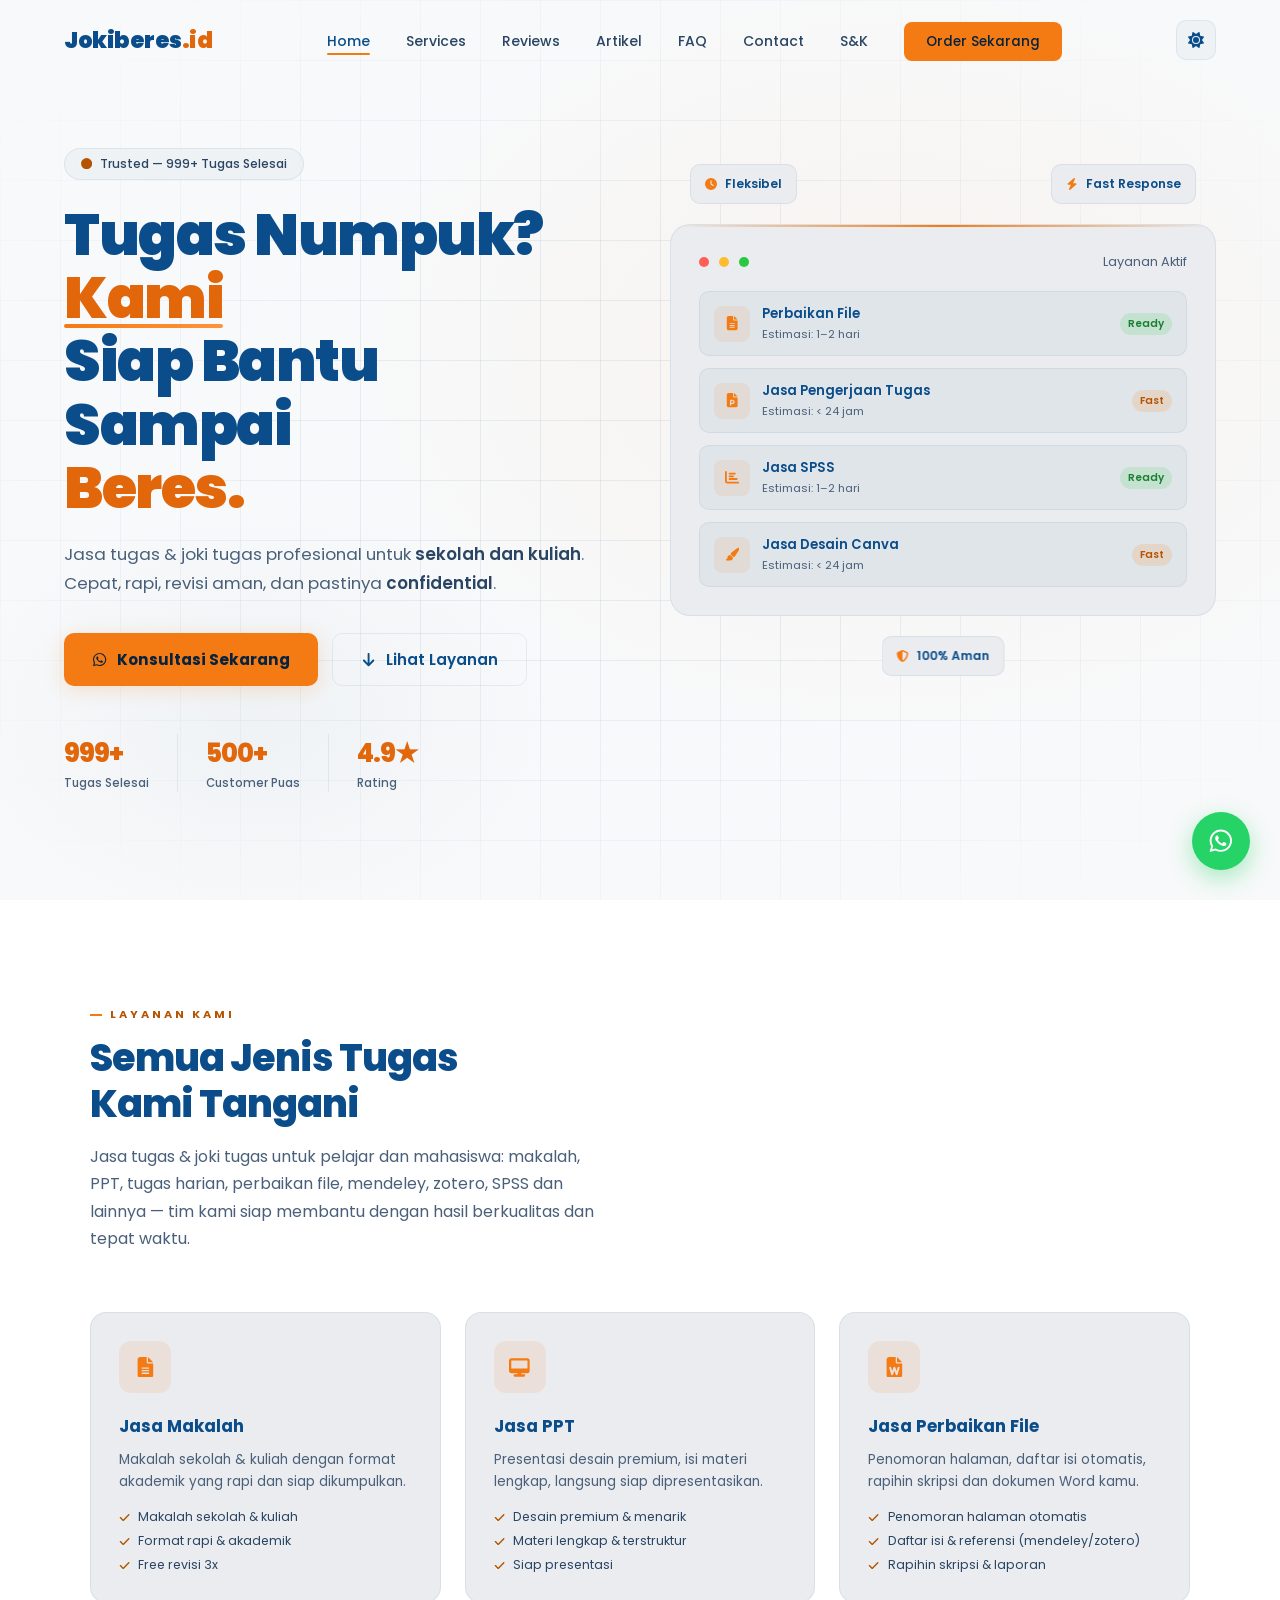
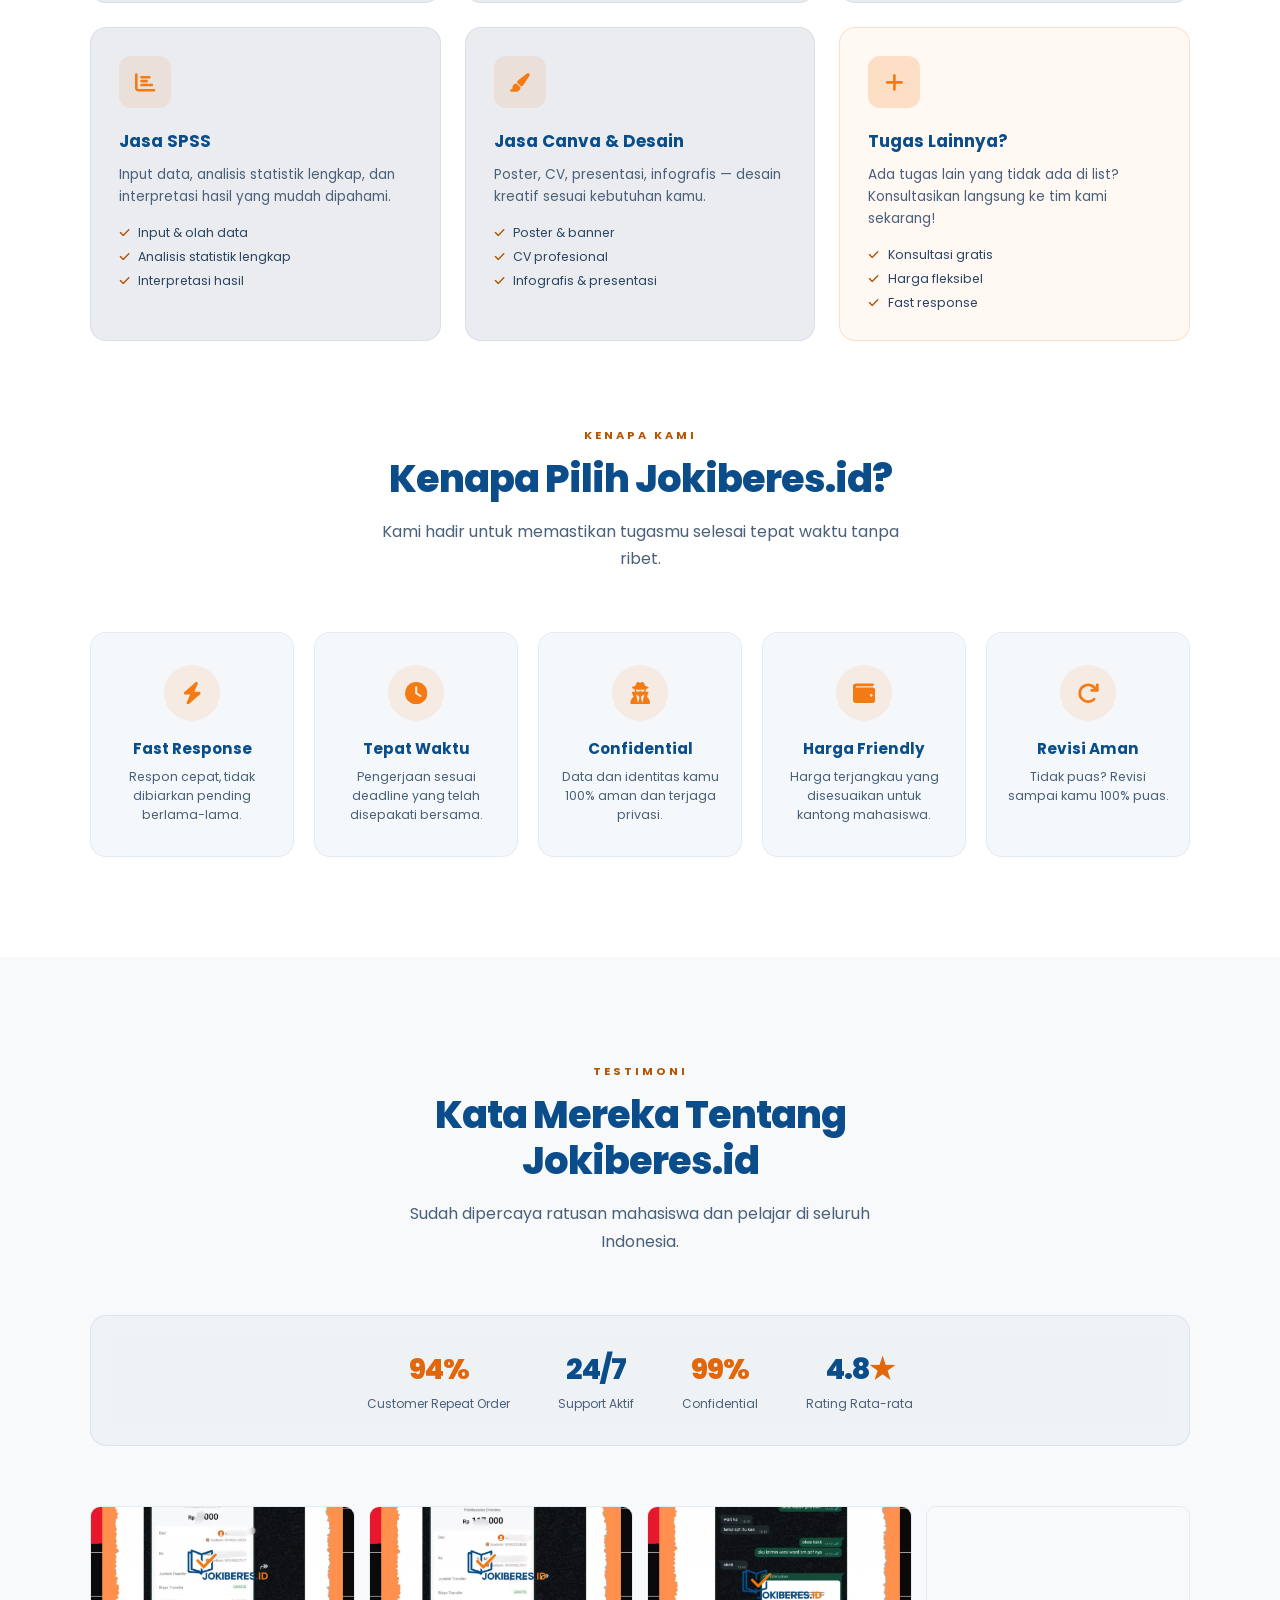
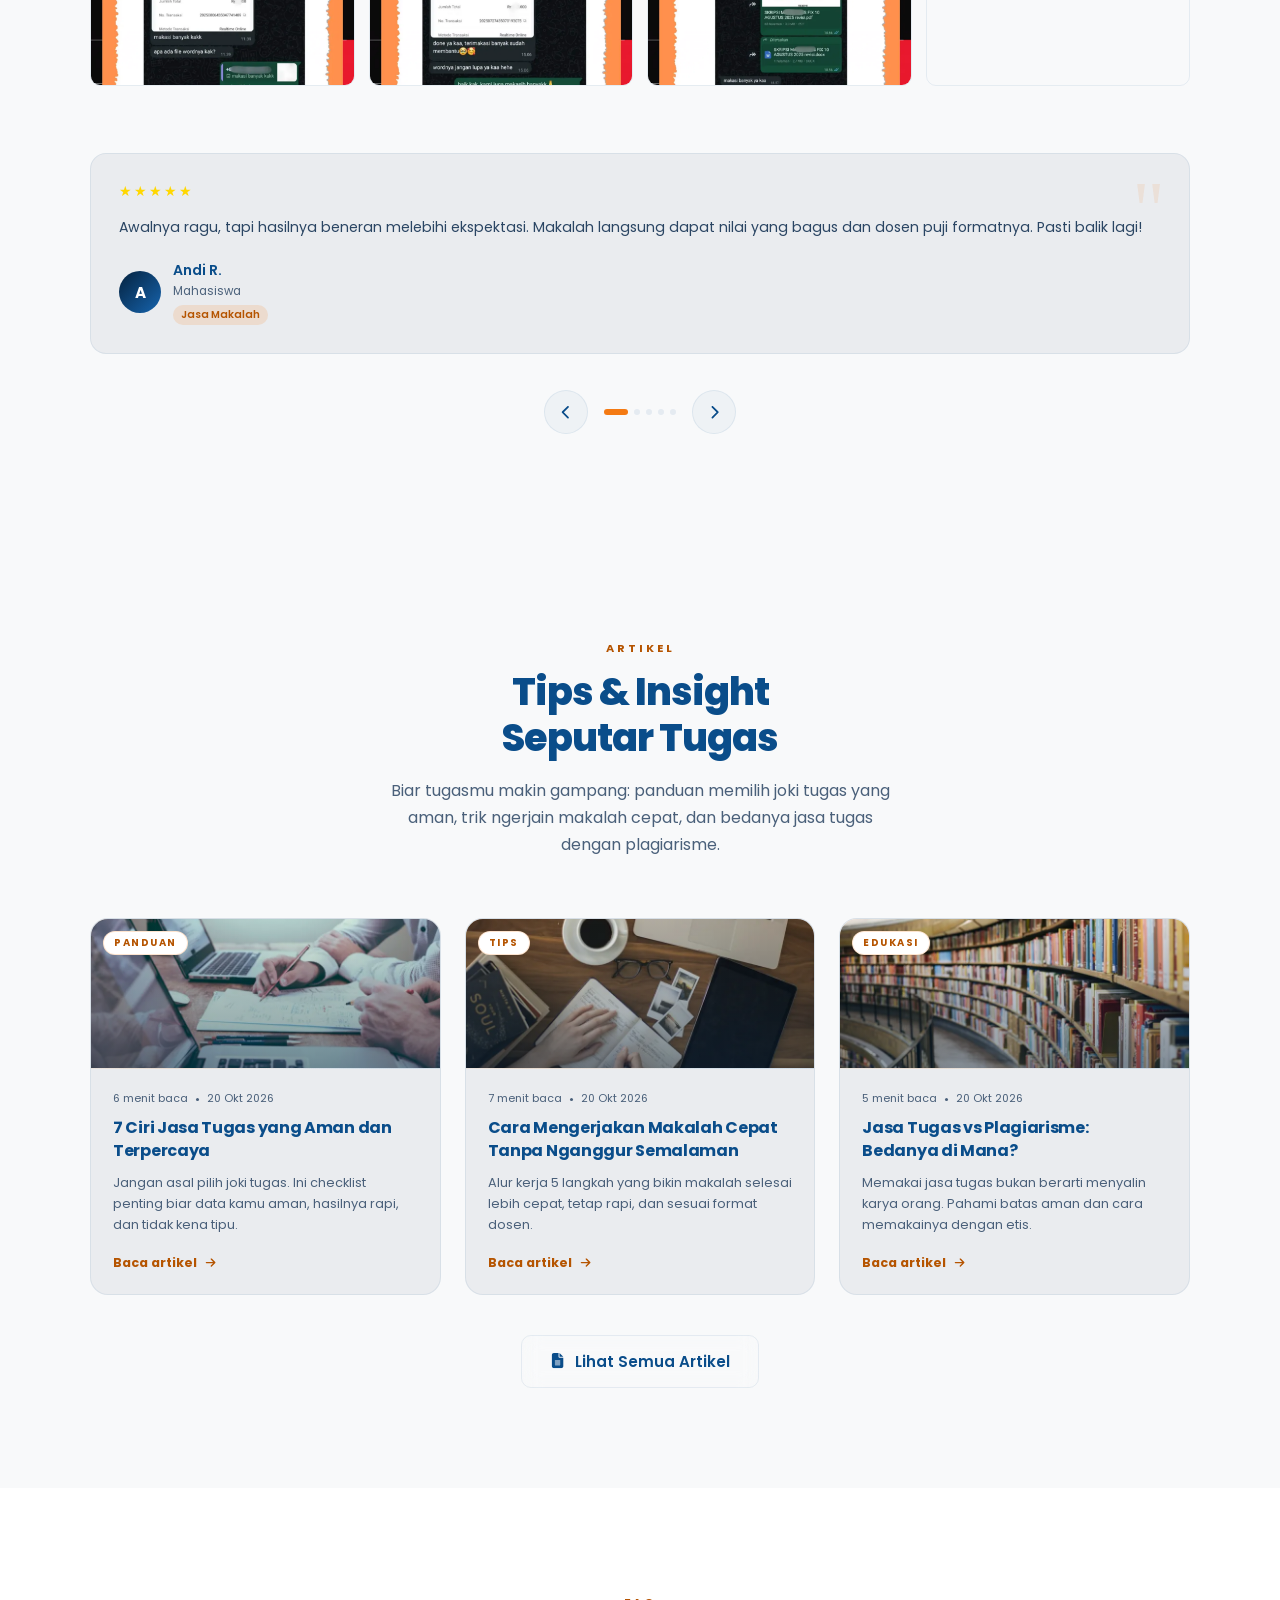
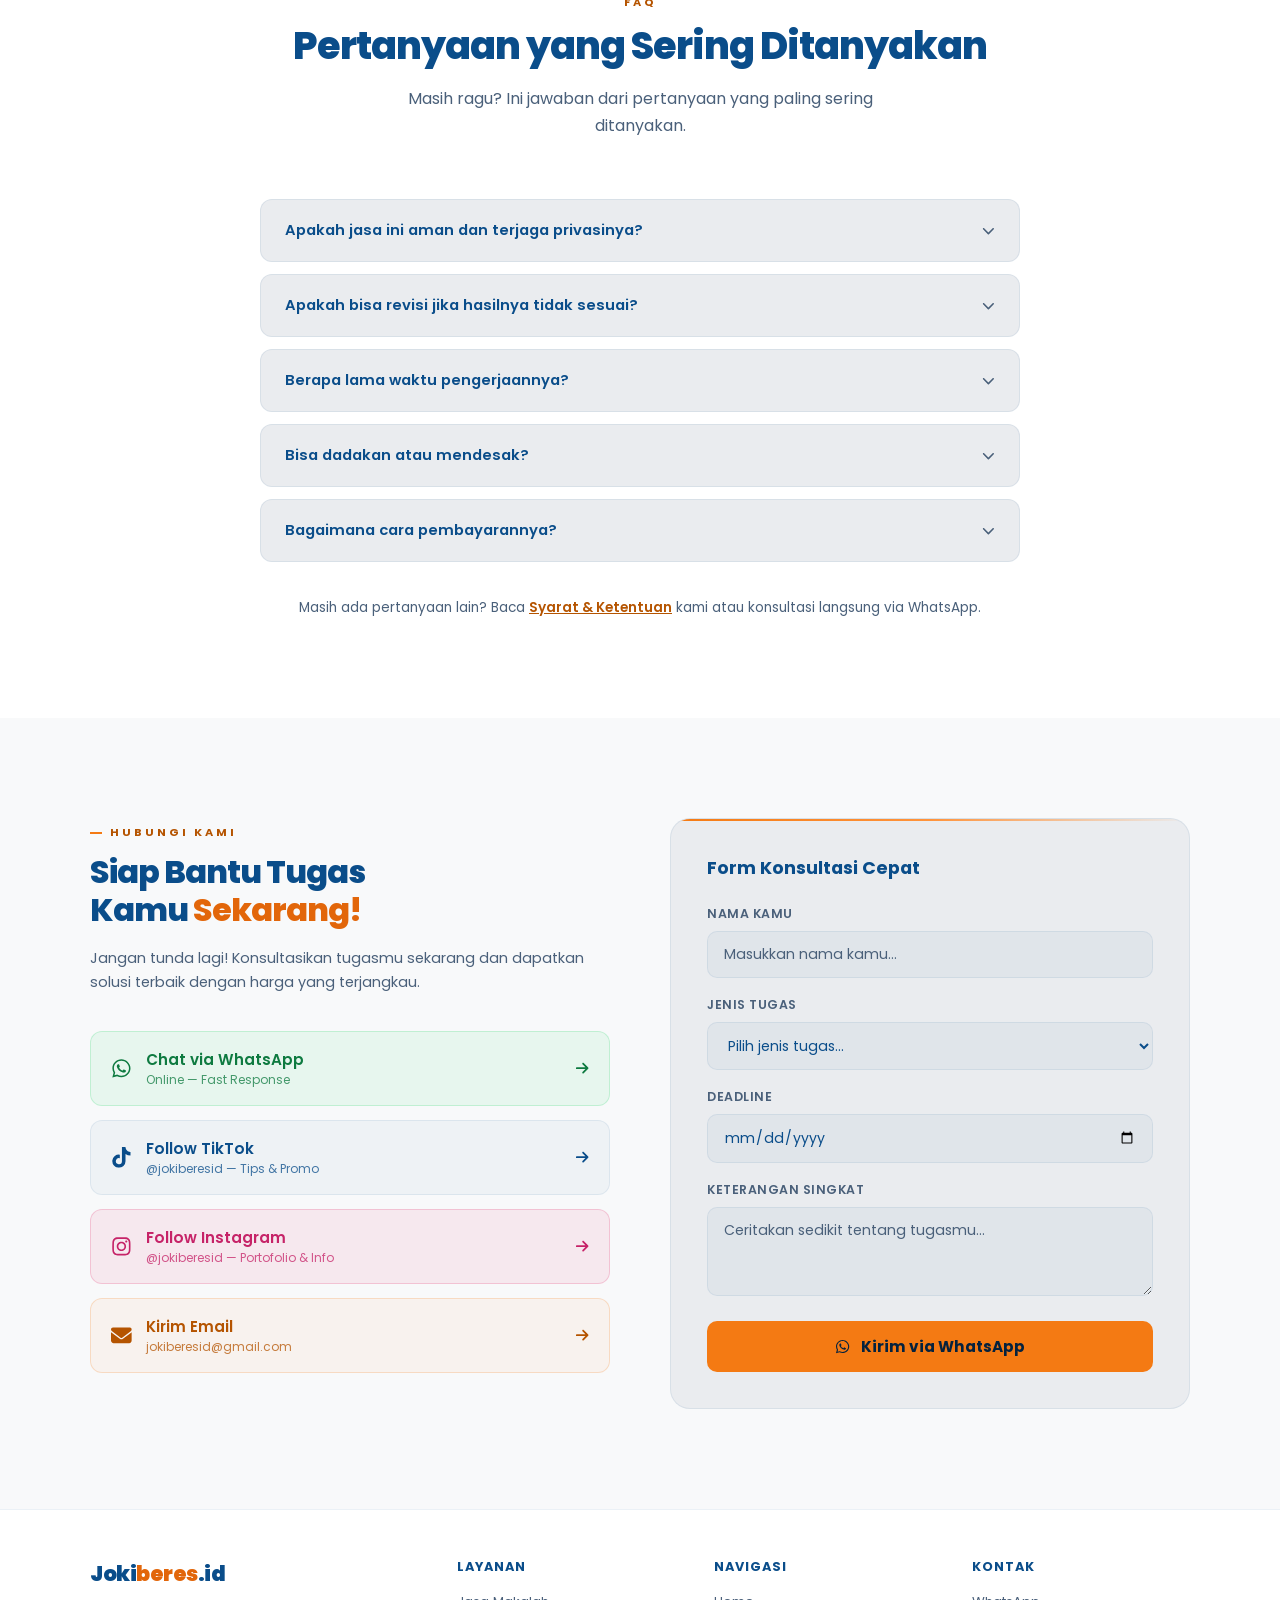
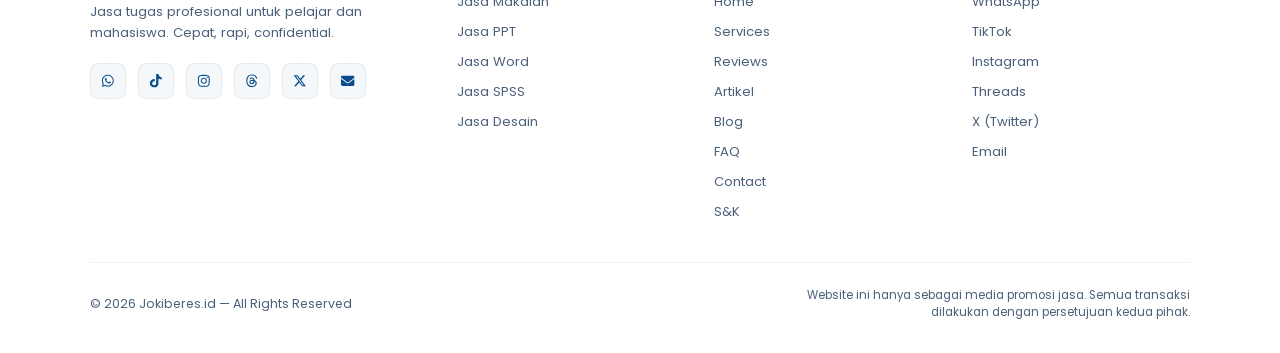
<file: index.html>
<!DOCTYPE html>
<html lang="id" data-theme="light">
<head>
<meta charset="UTF-8">
<meta name="viewport" content="width=device-width, initial-scale=1.0">
<title>Tugas Numpuk? Kami Siap Bantu Sampai Beres. — Jokiberes.id</title>
<meta name="description" content="Jokiberes.id — jasa tugas & joki tugas profesional untuk sekolah dan kuliah: makalah, PPT, perbaikan file Word, SPSS, dan desain Canva. Cepat, rapi, revisi aman, dan confidential.">
<meta name="robots" content="index, follow, max-image-preview:large">
<meta name="keywords" content="joki tugas, jasa tugas, jasa pengerjaan tugas, jasa makalah, jasa ppt, jasa spss, jasa desain canva, perbaikan file word, joki kuliah, jasa tugas sekolah">
<meta name="theme-color" content="#F8F9FA" media="(prefers-color-scheme: light)">
<meta name="theme-color" content="#0D1117" media="(prefers-color-scheme: dark)">
<link rel="canonical" href="https://www.jokiberes.my.id/">

<!-- Open Graph -->
<meta property="og:type" content="website">
<meta property="og:site_name" content="Jokiberes.id">
<meta property="og:locale" content="id_ID">
<meta property="og:title" content="Tugas Numpuk? Kami Siap Bantu Sampai Beres. — Jokiberes.id">
<meta property="og:description" content="Jasa tugas & joki tugas profesional: makalah, PPT, perbaikan file Word, SPSS, dan desain. Cepat, rapi, revisi aman, confidential.">
<meta property="og:url" content="https://www.jokiberes.my.id/">
<meta property="og:image" content="https://www.jokiberes.my.id/img/og-image.png">
<meta property="og:image:width" content="1200">
<meta property="og:image:height" content="630">
<meta property="og:image:alt" content="Jokiberes.id — Jasa Tugas Profesional">

<!-- Twitter -->
<meta name="twitter:card" content="summary_large_image">
<meta name="twitter:title" content="Tugas Numpuk? Kami Siap Bantu Sampai Beres. — Jokiberes.id">
<meta name="twitter:description" content="Jasa tugas profesional untuk sekolah dan kuliah: makalah, PPT, perbaikan file Word, SPSS, dan desain.">
<meta name="twitter:image" content="https://www.jokiberes.my.id/img/og-image.png">

<script src="js/theme.js"></script>
<link rel="preconnect" href="https://fonts.googleapis.com">
<link rel="preconnect" href="https://fonts.gstatic.com" crossorigin>
<link href="https://fonts.googleapis.com/css2?family=Poppins:wght@400;500;600;700;800;900&display=optional" rel="stylesheet">
<link rel="stylesheet" href="css/style.css">
<noscript><style>#loader{display:none!important}.reveal{opacity:1!important;transform:none!important}</style></noscript>
<link rel="icon" href="favicon.svg" type="image/svg+xml">
<link rel="icon" href="favicon-32.png" sizes="32x32" type="image/png">
<link rel="apple-touch-icon" href="apple-touch-icon.png">

<script type="application/ld+json">
{
  "@context": "https://schema.org",
  "@type": "ProfessionalService",
  "name": "Jokiberes.id",
  "alternateName": "Joki Beres — Jasa Tugas",
  "slogan": "Tugas Numpuk? Kami Siap Bantu Sampai Beres.",
  "url": "https://www.jokiberes.my.id/",
  "logo": "https://www.jokiberes.my.id/apple-touch-icon.png",
  "image": "https://www.jokiberes.my.id/img/og-image.png",
  "description": "Jasa tugas profesional untuk pelajar dan mahasiswa: makalah, PPT, perbaikan file Word, olah data SPSS, dan desain Canva.",
  "areaServed": {"@type": "Country", "name": "Indonesia"},
  "availableLanguage": ["id"],
  "priceRange": "Rp",
  "serviceType": ["Jasa Makalah", "Jasa PPT", "Jasa Perbaikan File Word", "Jasa SPSS", "Jasa Desain Canva"],
  "telephone": "+6285784745749",
  "email": "jokiberesid@gmail.com",
  "sameAs": [
    "https://www.tiktok.com/@jokiberesid",
    "https://www.instagram.com/jokiberesid",
    "https://www.threads.net/@jokiberesid",
    "https://x.com/jokiberesid",
    "https://keynarashop.vercel.app/"
  ]
}
</script>
</head>
<body>

<a class="skip-link" href="#home">Lewati ke konten utama</a>

<!-- LOADER -->
<div id="loader" aria-hidden="true">
  <div class="loader-logo">Jokiberes<span>.id</span></div>
  <div class="loader-bar"><div class="loader-bar-fill"></div></div>
  <div class="loader-text">Loading...</div>
</div>

<!-- NAVBAR -->
<nav id="navbar">
  <a href="#home" class="nav-logo">Jokiberes<span>.id</span></a>
  <ul class="nav-links" id="navLinks">
    <li><a href="#home">Home</a></li>
    <li><a href="#services">Services</a></li>
    <li><a href="#reviews">Reviews</a></li>
    <li><a href="#artikel">Artikel</a></li>
    <li><a href="#faq">FAQ</a></li>
    <li><a href="#contact">Contact</a></li>
    <li><a href="syarat-ketentuan.html">S&amp;K</a></li>
    <li><a href="https://wa.me/6285784745749?text=Halo%20Kak.%0A%0ASaya%20mau%20*ORDER*%20jasa%20tugas.%0A%0A*Detail%20Order%3A*%0A-%20Nama%3A%20%5BNama%20kamu%5D%0A-%20Jenis%20Tugas%3A%20%5BContoh%3A%20Makalah%2C%20PPT%2C%20SPSS%5D%0A-%20Tema%2FJudul%3A%20%5BJudul%20atau%20tema%20tugas%5D%0A-%20Halaman%3A%20%5BEstimasi%20jumlah%20halaman%5D%0A-%20Deadline%3A%20%5BTanggal%20deadline%5D%0A-%20Referensi%3A%20%5BAda%20%2F%20Tidak%20ada%5D%0A-%20Keterangan%3A%20%5BDetail%20tambahan%20lainnya%5D%0A%0AMohon%20info%20harga%20dan%20ketersediaan.%20Terima%20kasih!" class="btn-nav" target="_blank" rel="noopener">Order Sekarang</a></li>
  </ul>
  <div class="nav-actions">
    <button type="button" class="theme-toggle" id="themeToggle" aria-label="Aktifkan mode gelap" aria-pressed="false" title="Ubah mode gelap/terang">
      <svg class="icon icon-sun" aria-hidden="true"><use href="img/icons.svg#sun"></use></svg>
      <svg class="icon icon-moon" aria-hidden="true"><use href="img/icons.svg#moon"></use></svg>
    </button>
    <button type="button" class="hamburger" id="hamburger" aria-label="Buka menu" aria-expanded="false" aria-controls="navLinks">
      <span></span><span></span><span></span>
    </button>
  </div>
</nav>

<!-- HERO -->
<section id="home">
  <div class="hero-bg"></div>
  <div class="hero-grid"></div>
  <div class="hero-inner">
    <div class="hero-content">
      <div class="hero-badge"><svg class="icon" aria-hidden="true"><use href="img/icons.svg#circle"></use></svg> Trusted — 999+ Tugas Selesai</div>
      <h1 class="hero-title">
        Tugas Numpuk?<br>
        <span class="underline-red accent">Kami</span><br>
        Siap Bantu Sampai<br>
        <span class="accent">Beres.</span>
      </h1>
      <p class="hero-sub">
        Jasa tugas &amp; joki tugas profesional untuk <strong>sekolah dan kuliah</strong>.<br>
        Cepat, rapi, revisi aman, dan pastinya <strong>confidential</strong>.
      </p>
      <div class="hero-btns">
        <a href="https://wa.me/6285784745749?text=Halo%20Kak.%0A%0ASaya%20ingin%20konsultasi%20mengenai%20jasa%20tugas.%0A%0A*Detail%20Pesanan%3A*%0A-%20Nama%3A%20%5BNama%20kamu%5D%0A-%20Jenis%20Tugas%3A%20%5BContoh%3A%20Makalah%2C%20PPT%2C%20SPSS%5D%0A-%20Deadline%3A%20%5BTanggal%20deadline%5D%0A-%20Keterangan%3A%20%5BJelaskan%20tugasnya%20singkat%5D%0A%0ATerima%20kasih!" class="btn-primary" target="_blank" rel="noopener">
          <svg class="icon" aria-hidden="true"><use href="img/icons.svg#whatsapp"></use></svg> Konsultasi Sekarang
        </a>
        <a href="#services" class="btn-secondary">
          <svg class="icon" aria-hidden="true"><use href="img/icons.svg#arrow-down"></use></svg> Lihat Layanan
        </a>
      </div>
      <div class="hero-stats">
        <div class="stat-item">
          <div class="stat-num"><span class="count" data-target="999">999</span><span>+</span></div>
          <div class="stat-label">Tugas Selesai</div>
        </div>
        <div class="stat-divider"></div>
        <div class="stat-item">
          <div class="stat-num"><span class="count" data-target="500">500</span><span>+</span></div>
          <div class="stat-label">Customer Puas</div>
        </div>
        <div class="stat-divider"></div>
        <div class="stat-item">
          <div class="stat-num"><span class="count" data-target="4.9" data-decimals="1">4.9</span><span>★</span></div>
          <div class="stat-label">Rating</div>
        </div>
      </div>
    </div>
    <div class="hero-visual">
      <div class="float-badge b1"><svg class="icon" aria-hidden="true"><use href="img/icons.svg#bolt"></use></svg> Fast Response</div>
      <div class="float-badge b2"><svg class="icon" aria-hidden="true"><use href="img/icons.svg#clock"></use></svg> Fleksibel</div>
      <div class="float-badge b3"><svg class="icon" aria-hidden="true"><use href="img/icons.svg#shield-alt"></use></svg> 100% Aman</div>
      <div class="hero-card-main">
        <div class="card-header">
          <div class="dot red"></div>
          <div class="dot yellow"></div>
          <div class="dot green"></div>
          <div class="card-title">Layanan Aktif</div>
        </div>
        <div class="service-list">
          <div class="service-item">
            <div class="service-icon"><svg class="icon" aria-hidden="true"><use href="img/icons.svg#file-alt"></use></svg></div>
            <div class="service-info">
              <div class="service-name">Perbaikan File</div>
              <div class="service-time">Estimasi: 1–2 hari</div>
            </div>
            <span class="service-status status-ready">Ready</span>
          </div>
          <div class="service-item">
            <div class="service-icon"><svg class="icon" aria-hidden="true"><use href="img/icons.svg#file-powerpoint"></use></svg></div>
            <div class="service-info">
              <div class="service-name">Jasa Pengerjaan Tugas</div>
              <div class="service-time">Estimasi: &lt; 24 jam</div>
            </div>
            <span class="service-status status-fast">Fast</span>
          </div>
          <div class="service-item">
            <div class="service-icon"><svg class="icon" aria-hidden="true"><use href="img/icons.svg#chart-bar"></use></svg></div>
            <div class="service-info">
              <div class="service-name">Jasa SPSS</div>
              <div class="service-time">Estimasi: 1–2 hari</div>
            </div>
            <span class="service-status status-ready">Ready</span>
          </div>
          <div class="service-item">
            <div class="service-icon"><svg class="icon" aria-hidden="true"><use href="img/icons.svg#paint-brush"></use></svg></div>
            <div class="service-info">
              <div class="service-name">Jasa Desain Canva</div>
              <div class="service-time">Estimasi: &lt; 24 jam</div>
            </div>
            <span class="service-status status-fast">Fast</span>
          </div>
        </div>
      </div>
    </div>
  </div>
</section>

<!-- SERVICES -->
<section id="services">
  <div class="wrap">
    <div class="section-head reveal">
      <div class="section-label">Layanan Kami</div>
      <h2 class="section-title">Semua Jenis Tugas<br>Kami Tangani</h2>
      <p class="section-sub">Jasa tugas &amp; joki tugas untuk pelajar dan mahasiswa: makalah, PPT, tugas harian, perbaikan file, mendeley, zotero, SPSS dan lainnya — tim kami siap membantu dengan hasil berkualitas dan tepat waktu.</p>
    </div>
    <div class="services-grid">
      <div class="service-card reveal reveal-delay-1">
        <div class="sc-icon"><svg class="icon" aria-hidden="true"><use href="img/icons.svg#file-alt"></use></svg></div>
        <div class="sc-name">Jasa Makalah</div>
        <div class="sc-desc">Makalah sekolah &amp; kuliah dengan format akademik yang rapi dan siap dikumpulkan.</div>
        <div class="sc-features">
          <div class="sc-feat"><svg class="icon" aria-hidden="true"><use href="img/icons.svg#check"></use></svg> Makalah sekolah &amp; kuliah</div>
          <div class="sc-feat"><svg class="icon" aria-hidden="true"><use href="img/icons.svg#check"></use></svg> Format rapi &amp; akademik</div>
          <div class="sc-feat"><svg class="icon" aria-hidden="true"><use href="img/icons.svg#check"></use></svg> Free revisi 3x</div>
        </div>
      </div>
      <div class="service-card reveal reveal-delay-2">
        <div class="sc-icon"><svg class="icon" aria-hidden="true"><use href="img/icons.svg#desktop"></use></svg></div>
        <div class="sc-name">Jasa PPT</div>
        <div class="sc-desc">Presentasi desain premium, isi materi lengkap, langsung siap dipresentasikan.</div>
        <div class="sc-features">
          <div class="sc-feat"><svg class="icon" aria-hidden="true"><use href="img/icons.svg#check"></use></svg> Desain premium &amp; menarik</div>
          <div class="sc-feat"><svg class="icon" aria-hidden="true"><use href="img/icons.svg#check"></use></svg> Materi lengkap &amp; terstruktur</div>
          <div class="sc-feat"><svg class="icon" aria-hidden="true"><use href="img/icons.svg#check"></use></svg> Siap presentasi</div>
        </div>
      </div>
      <div class="service-card reveal reveal-delay-3">
        <div class="sc-icon"><svg class="icon" aria-hidden="true"><use href="img/icons.svg#file-word"></use></svg></div>
        <div class="sc-name">Jasa Perbaikan File</div>
        <div class="sc-desc">Penomoran halaman, daftar isi otomatis, rapihin skripsi dan dokumen Word kamu.</div>
        <div class="sc-features">
          <div class="sc-feat"><svg class="icon" aria-hidden="true"><use href="img/icons.svg#check"></use></svg> Penomoran halaman otomatis</div>
          <div class="sc-feat"><svg class="icon" aria-hidden="true"><use href="img/icons.svg#check"></use></svg> Daftar isi &amp; referensi (mendeley/zotero)</div>
          <div class="sc-feat"><svg class="icon" aria-hidden="true"><use href="img/icons.svg#check"></use></svg> Rapihin skripsi &amp; laporan</div>
        </div>
      </div>
      <div class="service-card reveal reveal-delay-1">
        <div class="sc-icon"><svg class="icon" aria-hidden="true"><use href="img/icons.svg#chart-bar"></use></svg></div>
        <div class="sc-name">Jasa SPSS</div>
        <div class="sc-desc">Input data, analisis statistik lengkap, dan interpretasi hasil yang mudah dipahami.</div>
        <div class="sc-features">
          <div class="sc-feat"><svg class="icon" aria-hidden="true"><use href="img/icons.svg#check"></use></svg> Input &amp; olah data</div>
          <div class="sc-feat"><svg class="icon" aria-hidden="true"><use href="img/icons.svg#check"></use></svg> Analisis statistik lengkap</div>
          <div class="sc-feat"><svg class="icon" aria-hidden="true"><use href="img/icons.svg#check"></use></svg> Interpretasi hasil</div>
        </div>
      </div>
      <div class="service-card reveal reveal-delay-2">
        <div class="sc-icon"><svg class="icon" aria-hidden="true"><use href="img/icons.svg#paint-brush"></use></svg></div>
        <div class="sc-name">Jasa Canva &amp; Desain</div>
        <div class="sc-desc">Poster, CV, presentasi, infografis — desain kreatif sesuai kebutuhan kamu.</div>
        <div class="sc-features">
          <div class="sc-feat"><svg class="icon" aria-hidden="true"><use href="img/icons.svg#check"></use></svg> Poster &amp; banner</div>
          <div class="sc-feat"><svg class="icon" aria-hidden="true"><use href="img/icons.svg#check"></use></svg> CV profesional</div>
          <div class="sc-feat"><svg class="icon" aria-hidden="true"><use href="img/icons.svg#check"></use></svg> Infografis &amp; presentasi</div>
        </div>
      </div>
      <div class="service-card service-card-cta reveal reveal-delay-3">
        <div class="sc-icon sc-icon-cta"><svg class="icon" aria-hidden="true"><use href="img/icons.svg#plus"></use></svg></div>
        <div class="sc-name">Tugas Lainnya?</div>
        <div class="sc-desc">Ada tugas lain yang tidak ada di list? Konsultasikan langsung ke tim kami sekarang!</div>
        <div class="sc-features">
          <div class="sc-feat"><svg class="icon" aria-hidden="true"><use href="img/icons.svg#check"></use></svg> Konsultasi gratis</div>
          <div class="sc-feat"><svg class="icon" aria-hidden="true"><use href="img/icons.svg#check"></use></svg> Harga fleksibel</div>
          <div class="sc-feat"><svg class="icon" aria-hidden="true"><use href="img/icons.svg#check"></use></svg> Fast response</div>
        </div>
      </div>
    </div>

    <!-- WHY US -->
    <div class="section-head center reveal why-section-head">
      <div class="section-label">Kenapa Kami</div>
      <h2 class="section-title">Kenapa Pilih Jokiberes.id?</h2>
      <p class="section-sub">Kami hadir untuk memastikan tugasmu selesai tepat waktu tanpa ribet.</p>
    </div>
    <div class="why-grid">
      <div class="why-card reveal reveal-delay-1">
        <div class="why-icon"><svg class="icon" aria-hidden="true"><use href="img/icons.svg#bolt"></use></svg></div>
        <div class="why-title">Fast Response</div>
        <div class="why-desc">Respon cepat, tidak dibiarkan pending berlama-lama.</div>
      </div>
      <div class="why-card reveal reveal-delay-2">
        <div class="why-icon"><svg class="icon" aria-hidden="true"><use href="img/icons.svg#clock"></use></svg></div>
        <div class="why-title">Tepat Waktu</div>
        <div class="why-desc">Pengerjaan sesuai deadline yang telah disepakati bersama.</div>
      </div>
      <div class="why-card reveal reveal-delay-3">
        <div class="why-icon"><svg class="icon" aria-hidden="true"><use href="img/icons.svg#user-secret"></use></svg></div>
        <div class="why-title">Confidential</div>
        <div class="why-desc">Data dan identitas kamu 100% aman dan terjaga privasi.</div>
      </div>
      <div class="why-card reveal reveal-delay-1">
        <div class="why-icon"><svg class="icon" aria-hidden="true"><use href="img/icons.svg#wallet"></use></svg></div>
        <div class="why-title">Harga Friendly</div>
        <div class="why-desc">Harga terjangkau yang disesuaikan untuk kantong mahasiswa.</div>
      </div>
      <div class="why-card reveal reveal-delay-2">
        <div class="why-icon"><svg class="icon" aria-hidden="true"><use href="img/icons.svg#redo"></use></svg></div>
        <div class="why-title">Revisi Aman</div>
        <div class="why-desc">Tidak puas? Revisi sampai kamu 100% puas.</div>
      </div>
    </div>
  </div>
</section>

<!-- REVIEWS -->
<section id="reviews">
  <div class="wrap">
    <div class="section-head center reveal">
      <div class="section-label">Testimoni</div>
      <h2 class="section-title">Kata Mereka Tentang<br>Jokiberes.id</h2>
      <p class="section-sub">Sudah dipercaya ratusan mahasiswa dan pelajar di seluruh Indonesia.</p>
    </div>
    <div class="stats-strip reveal">
      <div class="strip-stat"><div class="strip-num"><span class="pct count" data-target="95" data-suffix="%">95%</span></div><div class="strip-label">Customer Repeat Order</div></div>
      <div class="strip-stat"><div class="strip-num">24/7</div><div class="strip-label">Support Aktif</div></div>
      <div class="strip-stat"><div class="strip-num"><span class="pct count" data-target="100" data-suffix="%">100%</span></div><div class="strip-label">Confidential</div></div>
      <div class="strip-stat"><div class="strip-num"><span class="count" data-target="4.9" data-decimals="1">4.9</span><span class="pct">★</span></div><div class="strip-label">Rating Rata-rata</div></div>
    </div>
    <!-- GALERI SCREENSHOT -->
    <div class="screenshot-gallery reveal">
      <button type="button" class="testi-thumb" aria-label="Perbesar screenshot testimoni 1">
        <picture>
          <source srcset="img/testi1.webp" type="image/webp">
          <img src="img/testi1.jpeg" alt="Screenshot chat testimoni pelanggan Jokiberes.id" class="testi-screenshot" width="900" height="1200" loading="lazy" decoding="async">
        </picture>
      </button>
      <button type="button" class="testi-thumb" aria-label="Perbesar screenshot testimoni 2">
        <picture>
          <source srcset="img/testi2.webp" type="image/webp">
          <img src="img/testi2.jpeg" alt="Screenshot chat testimoni pelanggan Jokiberes.id" class="testi-screenshot" width="900" height="1200" loading="lazy" decoding="async">
        </picture>
      </button>
      <button type="button" class="testi-thumb" aria-label="Perbesar screenshot testimoni 3">
        <picture>
          <source srcset="img/testi3.webp" type="image/webp">
          <img src="img/testi3.jpeg" alt="Screenshot chat testimoni pelanggan Jokiberes.id" class="testi-screenshot" width="900" height="1200" loading="lazy" decoding="async">
        </picture>
      </button>
      <button type="button" class="testi-thumb" aria-label="Perbesar screenshot testimoni 4">
        <picture>
          <source srcset="img/testi4.webp" type="image/webp">
          <img src="img/testi4.jpeg" alt="Screenshot chat testimoni pelanggan Jokiberes.id" class="testi-screenshot" width="900" height="1200" loading="lazy" decoding="async">
        </picture>
      </button>
    </div>
    <div class="testimonial-slider reveal" id="testiSlider">
      <div class="testimonial-track" id="testiTrack">
        <div class="testi-card">
          <div class="testi-stars" role="img" aria-label="Rating 5 dari 5">★★★★★</div>
          <p class="testi-text">Awalnya ragu, tapi hasilnya beneran melebihi ekspektasi. Makalah langsung dapat nilai yang bagus dan dosen puji formatnya. Pasti balik lagi!</p>
          <div class="testi-user">
            <div class="testi-avatar" aria-hidden="true">A</div>
            <div>
              <div class="testi-name">Andi R.</div>
              <div class="testi-role">Mahasiswa</div>
              <span class="testi-service">Jasa Makalah</span>
            </div>
          </div>
        </div>
        <div class="testi-card">
          <div class="testi-stars" role="img" aria-label="Rating 5 dari 5">★★★★★</div>
          <p class="testi-text">PPT-nya keren banget! Desainnya profesional, isi materinya lengkap. Presentasi jadi jauh lebih percaya diri. Makasih Jokiberes!</p>
          <div class="testi-user">
            <div class="testi-avatar" aria-hidden="true">S</div>
            <div>
              <div class="testi-name">Sari M.</div>
              <div class="testi-role">Mahasiswi</div>
              <span class="testi-service">Jasa PPT</span>
            </div>
          </div>
        </div>
        <div class="testi-card">
          <div class="testi-stars" role="img" aria-label="Rating 5 dari 5">★★★★★</div>
          <p class="testi-text">SPSS-nya selesai dalam 1 hari! Hasilnya lengkap dengan interpretasi yang mudah dipahami. Tugas skripsi jadi gampang. Recommended!</p>
          <div class="testi-user">
            <div class="testi-avatar" aria-hidden="true">D</div>
            <div>
              <div class="testi-name">Dito F.</div>
              <div class="testi-role">Mahasiswa</div>
              <span class="testi-service">Jasa SPSS</span>
            </div>
          </div>
        </div>
        <div class="testi-card">
          <div class="testi-stars" role="img" aria-label="Rating 5 dari 5">★★★★★</div>
          <p class="testi-text">Word-nya dirapiin dalam 3 jam! Penomoran, daftar isi, semua beres. Chat-nya juga responnya cepat. Sudah 3x order di sini.</p>
          <div class="testi-user">
            <div class="testi-avatar" aria-hidden="true">N</div>
            <div>
              <div class="testi-name">Nina K.</div>
              <div class="testi-role">Mahasiswi</div>
              <span class="testi-service">Jasa Perbaikan File</span>
            </div>
          </div>
        </div>
        <div class="testi-card">
          <div class="testi-stars" role="img" aria-label="Rating 5 dari 5">★★★★★</div>
          <p class="testi-text">Desain posternya keren, warnanya matching, layout profesional. Bahkan guru saya tanya beli di mana. Harga juga sangat worth it!</p>
          <div class="testi-user">
            <div class="testi-avatar" aria-hidden="true">R</div>
            <div>
              <div class="testi-name">Reza P.</div>
              <div class="testi-role">Siswa</div>
              <span class="testi-service">Jasa Desain</span>
            </div>
          </div>
        </div>
      </div>
      <div class="slider-controls">
        <button type="button" class="slider-btn" id="testiPrev" aria-label="Testimoni sebelumnya"><svg class="icon" aria-hidden="true"><use href="img/icons.svg#chevron-left"></use></svg></button>
        <div class="slider-dots" id="sliderDots"></div>
        <button type="button" class="slider-btn" id="testiNext" aria-label="Testimoni berikutnya"><svg class="icon" aria-hidden="true"><use href="img/icons.svg#chevron-right"></use></svg></button>
      </div>
    </div>
  </div>
</section>

<!-- BLOG PREVIEW -->
<section id="artikel">
  <div class="wrap">
    <div class="section-head center reveal">
      <div class="section-label">Artikel</div>
      <h2 class="section-title">Tips &amp; Insight<br>Seputar Tugas</h2>
      <p class="section-sub">Biar tugasmu makin gampang: panduan memilih joki tugas yang aman, trik ngerjain makalah cepat, dan bedanya jasa tugas dengan plagiarisme.</p>
    </div>
    <div class="blog-grid">
      <a href="blog/cara-memilih-jasa-tugas-aman.html" class="blog-card reveal reveal-delay-1">
        <div class="blog-cover">
          <span class="blog-cover-tag">Panduan</span>
          <picture>
          <source srcset="img/blog-aman.webp" type="image/webp">
          <img src="img/blog-aman.jpg" alt="Orang menyusun dokumen dan checklist di meja kerja" class="blog-cover-img" width="720" height="481" loading="lazy" decoding="async">
        </picture>
        </div>
        <div class="blog-body">
          <div class="blog-meta"><span>6 menit baca</span><span class="dot-sep"></span><span>20 Okt 2026</span></div>
          <div class="blog-card-title">7 Ciri Jasa Tugas yang Aman dan Terpercaya</div>
          <p class="blog-card-desc">Jangan asal pilih joki tugas. Ini checklist penting biar data kamu aman, hasilnya rapi, dan tidak kena tipu.</p>
          <span class="blog-readmore">Baca artikel <svg class="icon" aria-hidden="true"><use href="img/icons.svg#arrow-right"></use></svg></span>
        </div>
      </a>
      <a href="blog/tips-mengerjakan-makalah-cepat.html" class="blog-card reveal reveal-delay-2">
        <div class="blog-cover">
          <span class="blog-cover-tag">Tips</span>
          <picture>
          <source srcset="img/blog-makalah.webp" type="image/webp">
          <img src="img/blog-makalah.jpg" alt="Menulis catatan dan laptop untuk makalah" class="blog-cover-img" width="720" height="481" loading="lazy" decoding="async">
        </picture>
        </div>
        <div class="blog-body">
          <div class="blog-meta"><span>7 menit baca</span><span class="dot-sep"></span><span>20 Okt 2026</span></div>
          <div class="blog-card-title">Cara Mengerjakan Makalah Cepat Tanpa Nganggur Semalaman</div>
          <p class="blog-card-desc">Alur kerja 5 langkah yang bikin makalah selesai lebih cepat, tetap rapi, dan sesuai format dosen.</p>
          <span class="blog-readmore">Baca artikel <svg class="icon" aria-hidden="true"><use href="img/icons.svg#arrow-right"></use></svg></span>
        </div>
      </a>
      <a href="blog/jasa-tugas-dan-plagiarisme.html" class="blog-card reveal reveal-delay-3">
        <div class="blog-cover">
          <span class="blog-cover-tag">Edukasi</span>
          <picture>
          <source srcset="img/blog-etika.webp" type="image/webp">
          <img src="img/blog-etika.jpg" alt="Buku dan tumpukan bacaan di perpustakaan" class="blog-cover-img" width="720" height="481" loading="lazy" decoding="async">
        </picture>
        </div>
        <div class="blog-body">
          <div class="blog-meta"><span>5 menit baca</span><span class="dot-sep"></span><span>20 Okt 2026</span></div>
          <div class="blog-card-title">Jasa Tugas vs Plagiarisme: Bedanya di Mana?</div>
          <p class="blog-card-desc">Memakai jasa tugas bukan berarti menyalin karya orang. Pahami batas aman dan cara memakainya dengan etis.</p>
          <span class="blog-readmore">Baca artikel <svg class="icon" aria-hidden="true"><use href="img/icons.svg#arrow-right"></use></svg></span>
        </div>
      </a>
    </div>
    <div class="blog-actions reveal">
      <a href="blog/index.html" class="btn-secondary">
        <svg class="icon" aria-hidden="true"><use href="img/icons.svg#file-alt"></use></svg> Lihat Semua Artikel
      </a>
    </div>
  </div>
</section>

<!-- FAQ -->
<section id="faq">
  <div class="wrap">
    <div class="section-head center reveal">
      <div class="section-label">FAQ</div>
      <h2 class="section-title">Pertanyaan yang Sering Ditanyakan</h2>
      <p class="section-sub">Masih ragu? Ini jawaban dari pertanyaan yang paling sering ditanyakan.</p>
    </div>
    <div class="faq-grid reveal">
      <div class="faq-item">
        <h3 class="faq-heading">
          <button type="button" class="faq-q" id="faq-q-1" aria-expanded="false" aria-controls="faq-a-1">
            <span>Apakah jasa ini aman dan terjaga privasinya?</span>
            <svg class="icon faq-arrow" aria-hidden="true"><use href="img/icons.svg#chevron-down"></use></svg>
          </button>
        </h3>
        <section class="faq-a" id="faq-a-1" aria-labelledby="faq-q-1"><div class="faq-a-inner">Tentu! Kami menjamin 100% kerahasiaan identitas dan data kamu. Tidak ada informasi yang akan disebarkan ke pihak manapun. Semua transaksi dan komunikasi terjaga dengan aman.</div></section>
      </div>
      <div class="faq-item">
        <h3 class="faq-heading">
          <button type="button" class="faq-q" id="faq-q-2" aria-expanded="false" aria-controls="faq-a-2">
            <span>Apakah bisa revisi jika hasilnya tidak sesuai?</span>
            <svg class="icon faq-arrow" aria-hidden="true"><use href="img/icons.svg#chevron-down"></use></svg>
          </button>
        </h3>
        <section class="faq-a" id="faq-a-2" aria-labelledby="faq-q-2"><div class="faq-a-inner">Bisa! Kami menyediakan layanan revisi gratis sampai kamu puas dengan hasilnya. Kepuasan kamu adalah prioritas utama kami. Tinggal hubungi tim kami dan jelaskan bagian yang perlu direvisi.</div></section>
      </div>
      <div class="faq-item">
        <h3 class="faq-heading">
          <button type="button" class="faq-q" id="faq-q-3" aria-expanded="false" aria-controls="faq-a-3">
            <span>Berapa lama waktu pengerjaannya?</span>
            <svg class="icon faq-arrow" aria-hidden="true"><use href="img/icons.svg#chevron-down"></use></svg>
          </button>
        </h3>
        <section class="faq-a" id="faq-a-3" aria-labelledby="faq-q-3"><div class="faq-a-inner">Tergantung jenis dan kompleksitas tugas. Untuk desain bisa selesai dalam 12–24 jam, PPT 1–2 hari, Makalah 1–3 hari, SPSS 1–2 hari. Deadline spesifik bisa didiskusikan saat konsultasi.</div></section>
      </div>
      <div class="faq-item">
        <h3 class="faq-heading">
          <button type="button" class="faq-q" id="faq-q-4" aria-expanded="false" aria-controls="faq-a-4">
            <span>Bisa dadakan atau mendesak?</span>
            <svg class="icon faq-arrow" aria-hidden="true"><use href="img/icons.svg#chevron-down"></use></svg>
          </button>
        </h3>
        <section class="faq-a" id="faq-a-4" aria-labelledby="faq-q-4"><div class="faq-a-inner">Bisa! Kami menerima pengerjaan dadakan dengan menyesuaikan urgensi. Tim kami selalu aktif sesuai dengan jam kerja, jadi tidak perlu khawatir. Untuk tugas mendesak, langsung chat WhatsApp kami ya!</div></section>
      </div>
      <div class="faq-item">
        <h3 class="faq-heading">
          <button type="button" class="faq-q" id="faq-q-5" aria-expanded="false" aria-controls="faq-a-5">
            <span>Bagaimana cara pembayarannya?</span>
            <svg class="icon faq-arrow" aria-hidden="true"><use href="img/icons.svg#chevron-down"></use></svg>
          </button>
        </h3>
        <section class="faq-a" id="faq-a-5" aria-labelledby="faq-q-5"><div class="faq-a-inner">Kami menerima berbagai metode pembayaran: transfer bank BRI dan BSI, QRIS, Seabank, DANA, dan ShopeePay. Pembayaran dilakukan 50% setelah deal harga dan sebelum pengerjaan dimulai.</div></section>
      </div>
    </div>
    <p class="faq-more">Masih ada pertanyaan lain? Baca <a href="syarat-ketentuan.html">Syarat &amp; Ketentuan</a> kami atau konsultasi langsung via WhatsApp.</p>
  </div>
</section>

<!-- CONTACT -->
<section id="contact">
  <div class="contact-inner">
    <div class="reveal">
      <div class="section-label">Hubungi Kami</div>
      <h2 class="contact-cta-text">Siap Bantu Tugas<br>Kamu <span>Sekarang!</span></h2>
      <p class="contact-sub">Jangan tunda lagi! Konsultasikan tugasmu sekarang dan dapatkan solusi terbaik dengan harga yang terjangkau.</p>
      <div class="contact-channels">
        <a href="https://wa.me/6285784745749?text=Halo%20Kak.%0A%0ASaya%20ingin%20konsultasi%20mengenai%20jasa%20tugas.%0A%0A*Detail%20Pesanan%3A*%0A-%20Nama%3A%20%5BNama%20kamu%5D%0A-%20Jenis%20Tugas%3A%20%5BContoh%3A%20Makalah%2C%20PPT%2C%20SPSS%5D%0A-%20Deadline%3A%20%5BTanggal%20deadline%5D%0A-%20Keterangan%3A%20%5BJelaskan%20tugasnya%20singkat%5D%0A%0ATerima%20kasih!" class="channel-btn wa" target="_blank" rel="noopener">
          <svg class="icon channel-icon" aria-hidden="true"><use href="img/icons.svg#whatsapp"></use></svg>
          <div>
            <div class="channel-title">Chat via WhatsApp</div>
            <div class="channel-sub">Online — Fast Response</div>
          </div>
          <svg class="icon channel-arrow" aria-hidden="true"><use href="img/icons.svg#arrow-right"></use></svg>
        </a>
        <a href="https://www.tiktok.com/@jokiberesid" class="channel-btn tk" target="_blank" rel="noopener">
          <svg class="icon channel-icon" aria-hidden="true"><use href="img/icons.svg#tiktok"></use></svg>
          <div>
            <div class="channel-title">Follow TikTok</div>
            <div class="channel-sub">@jokiberesid — Tips &amp; Promo</div>
          </div>
          <svg class="icon channel-arrow" aria-hidden="true"><use href="img/icons.svg#arrow-right"></use></svg>
        </a>
        <a href="https://www.instagram.com/jokiberesid" class="channel-btn ig" target="_blank" rel="noopener">
          <svg class="icon channel-icon" aria-hidden="true"><use href="img/icons.svg#instagram"></use></svg>
          <div>
            <div class="channel-title">Follow Instagram</div>
            <div class="channel-sub">@jokiberesid — Portofolio &amp; Info</div>
          </div>
          <svg class="icon channel-arrow" aria-hidden="true"><use href="img/icons.svg#arrow-right"></use></svg>
        </a>
        <a href="https://mail.google.com/mail/?view=cm&to=jokiberesid@gmail.com&su=Konsultasi%20Tugas%20Jokiberes.id" class="channel-btn em" target="_blank" rel="noopener">
          <svg class="icon channel-icon" aria-hidden="true"><use href="img/icons.svg#envelope"></use></svg>
          <div>
            <div class="channel-title">Kirim Email</div>
            <div class="channel-sub">jokiberesid@gmail.com</div>
          </div>
          <svg class="icon channel-arrow" aria-hidden="true"><use href="img/icons.svg#arrow-right"></use></svg>
        </a>
      </div>
    </div>
    <form class="contact-form reveal reveal-delay-2" id="consultForm" novalidate>
      <div class="form-title">Form Konsultasi Cepat</div>
      <div class="form-group">
        <label class="form-label" for="fname">Nama Kamu</label>
        <input type="text" class="form-input" placeholder="Masukkan nama kamu..." id="fname" name="nama" autocomplete="name" required>
      </div>
      <div class="form-group">
        <label class="form-label" for="ftask">Jenis Tugas</label>
        <select class="form-input" id="ftask" name="jenis-tugas" required>
          <option value="">Pilih jenis tugas...</option>
          <option>Joki Makalah</option>
          <option>Joki PPT</option>
          <option>Joki Microsoft Word</option>
          <option>Joki SPSS</option>
          <option>Joki Desain Canva</option>
          <option>Lainnya</option>
        </select>
      </div>
      <div class="form-group">
        <label class="form-label" for="fdeadline">Deadline</label>
        <input type="date" class="form-input" id="fdeadline" name="deadline">
      </div>
      <div class="form-group">
        <label class="form-label" for="fnotes">Keterangan Singkat</label>
        <textarea class="form-input" rows="3" placeholder="Ceritakan sedikit tentang tugasmu..." id="fnotes" name="keterangan"></textarea>
      </div>
      <button type="submit" class="btn-submit">
        <svg class="icon" aria-hidden="true"><use href="img/icons.svg#whatsapp"></use></svg> Kirim via WhatsApp
      </button>
    </form>
  </div>
</section>

<!-- FOOTER -->
<footer>
  <div class="footer-inner">
    <div>
      <div class="footer-brand-name">Joki<span>beres</span>.id</div>
      <div class="footer-brand-desc">Jasa tugas profesional untuk pelajar dan mahasiswa. Cepat, rapi, confidential.</div>
      <div class="social-links">
        <a href="https://wa.me/6285784745749" class="social-btn" target="_blank" rel="noopener" aria-label="WhatsApp"><svg class="icon" aria-hidden="true"><use href="img/icons.svg#whatsapp"></use></svg></a>
        <a href="https://www.tiktok.com/@jokiberesid" class="social-btn" target="_blank" rel="noopener" aria-label="TikTok"><svg class="icon" aria-hidden="true"><use href="img/icons.svg#tiktok"></use></svg></a>
        <a href="https://www.instagram.com/jokiberesid" class="social-btn" target="_blank" rel="noopener" aria-label="Instagram"><svg class="icon" aria-hidden="true"><use href="img/icons.svg#instagram"></use></svg></a>
        <a href="https://www.threads.net/@jokiberesid" class="social-btn" target="_blank" rel="noopener" aria-label="Threads"><svg class="icon" aria-hidden="true"><use href="img/icons.svg#threads"></use></svg></a>
        <a href="https://x.com/jokiberesid" class="social-btn" target="_blank" rel="noopener" aria-label="X (Twitter)"><svg class="icon" aria-hidden="true"><use href="img/icons.svg#x-twitter"></use></svg></a>
        <a href="https://mail.google.com/mail/?view=cm&to=jokiberesid@gmail.com&su=Konsultasi%20Tugas%20Jokiberes.id" class="social-btn" target="_blank" rel="noopener" aria-label="Email"><svg class="icon" aria-hidden="true"><use href="img/icons.svg#envelope"></use></svg></a>
      </div>
    </div>
    <div>
      <div class="footer-col-title">Layanan</div>
      <div class="footer-links">
        <a href="#services">Jasa Makalah</a>
        <a href="#services">Jasa PPT</a>
        <a href="#services">Jasa Word</a>
        <a href="#services">Jasa SPSS</a>
        <a href="#services">Jasa Desain</a>
      </div>
    </div>
    <div>
      <div class="footer-col-title">Navigasi</div>
      <div class="footer-links">
        <a href="#home">Home</a>
        <a href="#services">Services</a>
        <a href="#reviews">Reviews</a>
        <a href="#artikel">Artikel</a>
        <a href="blog/index.html">Blog</a>
        <a href="#faq">FAQ</a>
        <a href="#contact">Contact</a>
        <a href="syarat-ketentuan.html">S&amp;K</a>
      </div>
    </div>
    <div>
      <div class="footer-col-title">Kontak</div>
      <div class="footer-links">
        <a href="https://wa.me/6285784745749" target="_blank" rel="noopener">WhatsApp</a>
        <a href="https://www.tiktok.com/@jokiberesid" target="_blank" rel="noopener">TikTok</a>
        <a href="https://www.instagram.com/jokiberesid" target="_blank" rel="noopener">Instagram</a>
        <a href="https://www.threads.net/@jokiberesid" target="_blank" rel="noopener">Threads</a>
        <a href="https://x.com/jokiberesid" target="_blank" rel="noopener">X (Twitter)</a>
        <a href="https://mail.google.com/mail/?view=cm&to=jokiberesid@gmail.com&su=Konsultasi%20Tugas%20Jokiberes.id" target="_blank" rel="noopener">Email</a>
      </div>
    </div>
  </div>
  <div class="footer-bottom">
    <div class="footer-copy">© 2026 Jokiberes.id — All Rights Reserved</div>
    <div class="footer-disclaimer">Website ini hanya sebagai media promosi jasa. Semua transaksi dilakukan dengan persetujuan kedua pihak.</div>
  </div>
</footer>

<!-- FLOATING WA -->
<a href="https://wa.me/6285784745749?text=Halo%20Kak.%0A%0ASaya%20mau%20*ORDER*%20jasa%20tugas.%0A%0A*Detail%20Order%3A*%0A-%20Nama%3A%20%5BNama%20kamu%5D%0A-%20Jenis%20Tugas%3A%20%5BContoh%3A%20Makalah%2C%20PPT%2C%20SPSS%5D%0A-%20Tema%2FJudul%3A%20%5BJudul%20atau%20tema%20tugas%5D%0A-%20Halaman%3A%20%5BEstimasi%20jumlah%20halaman%5D%0A-%20Deadline%3A%20%5BTanggal%20deadline%5D%0A-%20Referensi%3A%20%5BAda%20%2F%20Tidak%20ada%5D%0A-%20Keterangan%3A%20%5BDetail%20tambahan%20lainnya%5D%0A%0AMohon%20info%20harga%20dan%20ketersediaan.%20Terima%20kasih!" class="wa-float" target="_blank" rel="noopener" aria-label="Chat WhatsApp">
  <svg class="icon" aria-hidden="true"><use href="img/icons.svg#whatsapp"></use></svg>
</a>

<!-- LIGHTBOX -->
<div class="lightbox" id="lightbox" role="dialog" aria-modal="true" aria-label="Pratinjau screenshot testimoni" hidden>
  <button type="button" class="lightbox-close" id="lightboxClose" aria-label="Tutup pratinjau">✕</button>
  <img id="lightboxImg" src="[data-uri]" alt="Screenshot testimoni pelanggan Jokiberes.id diperbesar">
</div>

<script src="js/script.js"></script>
</body>
</html>
</file>
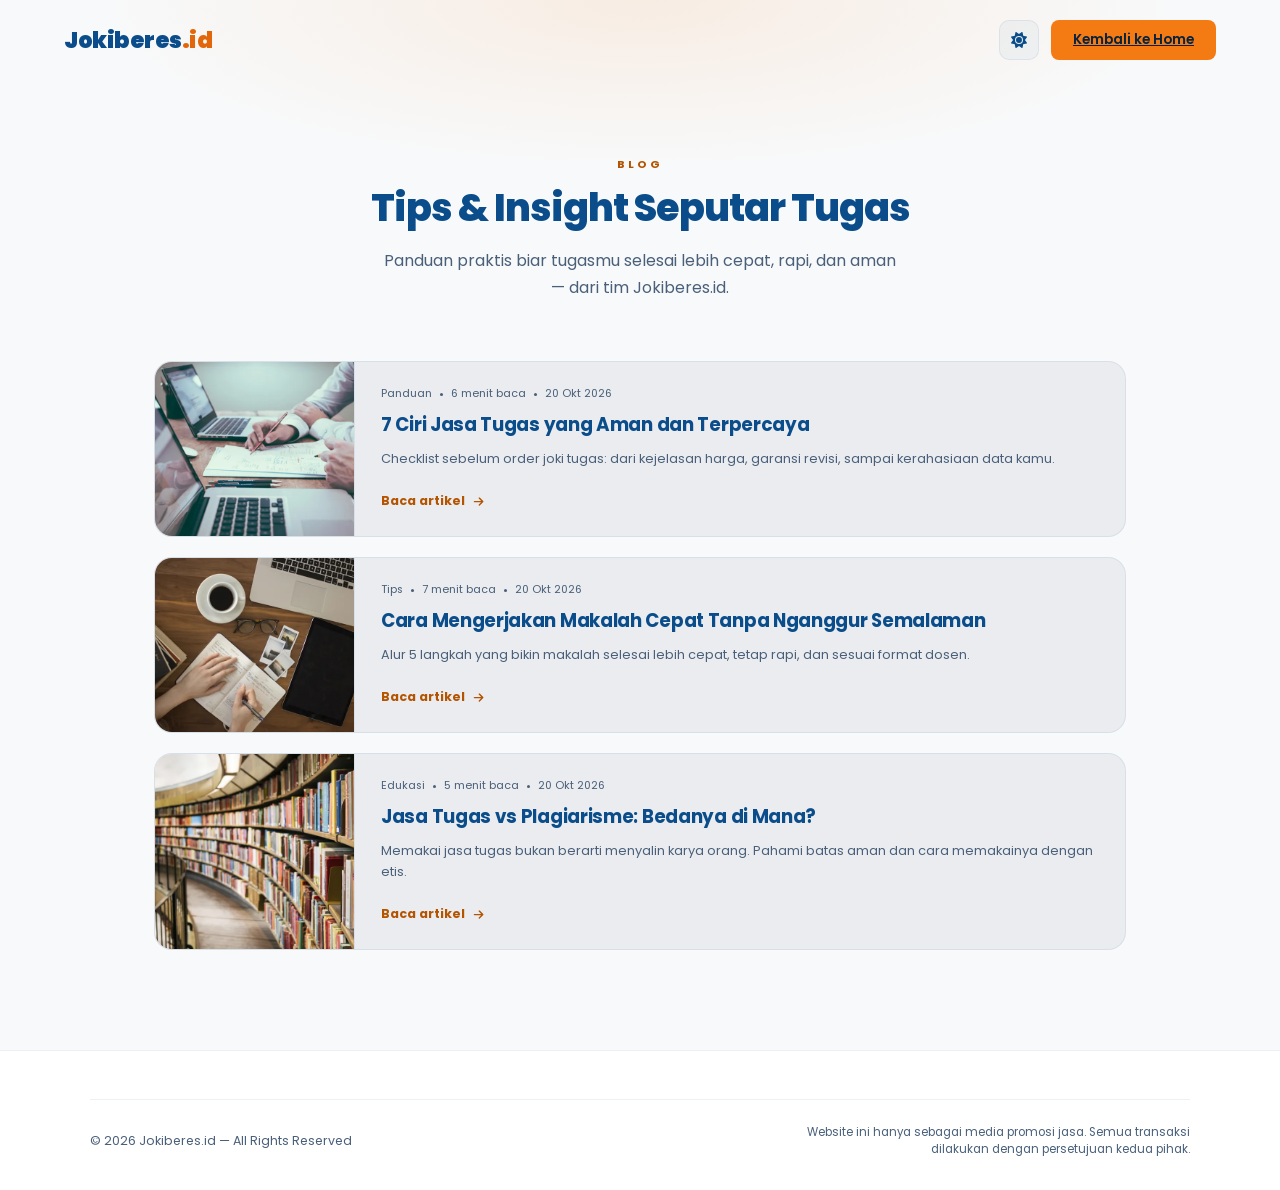
<file: blog/index.html>
<!DOCTYPE html>
<html lang="id" data-theme="light">
<head>
<meta charset="UTF-8">
<meta name="viewport" content="width=device-width, initial-scale=1.0">
<title>Blog Jokiberes.id — Tips Tugas, Makalah &amp; Jasa Tugas</title>
<meta name="description" content="Kumpulan artikel Jokiberes.id seputar jasa tugas: panduan memilih joki tugas yang aman, cara mengerjakan makalah cepat, dan edukasi soal plagiarisme.">
<meta name="robots" content="index, follow, max-image-preview:large">
<meta name="theme-color" content="#F8F9FA" media="(prefers-color-scheme: light)">
<meta name="theme-color" content="#0D1117" media="(prefers-color-scheme: dark)">
<link rel="canonical" href="https://www.jokiberes.my.id/blog/">
<meta property="og:type" content="website">
<meta property="og:site_name" content="Jokiberes.id">
<meta property="og:locale" content="id_ID">
<meta property="og:title" content="Blog &amp; Artikel — Tips Tugas &amp; Jasa Tugas | Jokiberes.id">
<meta property="og:description" content="Panduan memilih joki tugas aman, cara mengerjakan makalah cepat, dan edukasi soal plagiarisme.">
<meta property="og:url" content="https://www.jokiberes.my.id/blog/">
<meta property="og:image" content="https://www.jokiberes.my.id/img/og-image.png">
<meta name="twitter:card" content="summary_large_image">
<meta name="twitter:title" content="Blog &amp; Artikel — Tips Tugas | Jokiberes.id">
<meta name="twitter:description" content="Panduan memilih joki tugas aman, cara mengerjakan makalah cepat, dan edukasi soal plagiarisme.">
<meta name="twitter:image" content="https://www.jokiberes.my.id/img/og-image.png">

<script src="../js/theme.js"></script>
<link rel="preconnect" href="https://fonts.googleapis.com">
<link rel="preconnect" href="https://fonts.gstatic.com" crossorigin>
<link href="https://fonts.googleapis.com/css2?family=Poppins:wght@400;500;600;700;800;900&display=optional" rel="stylesheet">
<link rel="stylesheet" href="../css/style.css">
<noscript><style>.reveal{opacity:1!important;transform:none!important}</style></noscript>
<link rel="icon" href="../favicon.svg" type="image/svg+xml">
<link rel="icon" href="../favicon-32.png" sizes="32x32" type="image/png">
<link rel="apple-touch-icon" href="../apple-touch-icon.png">
</head>
<body>

<nav id="navbar" class="scrolled" aria-label="Navigasi utama">
  <a href="../index.html" class="nav-logo">Jokiberes<span>.id</span></a>
  <div class="nav-actions">
    <button type="button" class="theme-toggle" id="themeToggle" aria-label="Aktifkan mode gelap" aria-pressed="false" title="Ubah mode gelap/terang">
      <svg class="icon icon-sun" aria-hidden="true"><use href="../img/icons.svg#sun"></use></svg>
      <svg class="icon icon-moon" aria-hidden="true"><use href="../img/icons.svg#moon"></use></svg>
    </button>
    <a href="../index.html" class="btn-nav">Kembali ke Home</a>
  </div>
</nav>

<header class="blog-hero">
  <div class="section-label label-center">Blog</div>
  <h1 class="section-title">Tips &amp; Insight Seputar Tugas</h1>
  <p class="section-sub blog-hero-sub">Panduan praktis biar tugasmu selesai lebih cepat, rapi, dan aman — dari tim Jokiberes.id.</p>
</header>

<main class="blog-list">
  <a href="cara-memilih-jasa-tugas-aman.html" class="blog-list-item">
    <div class="blog-list-cover">
        <picture>
          <source srcset="../img/blog-aman.webp" type="image/webp">
          <img src="../img/blog-aman.jpg" alt="Orang menyusun dokumen dan checklist di meja kerja" class="blog-cover-img" width="720" height="481" loading="lazy" decoding="async">
        </picture>
      </div>
    <div class="blog-list-body">
      <div class="blog-meta"><span>Panduan</span><span class="dot-sep"></span><span>6 menit baca</span><span class="dot-sep"></span><span>20 Okt 2026</span></div>
      <div class="blog-card-title">7 Ciri Jasa Tugas yang Aman dan Terpercaya</div>
      <p class="blog-card-desc">Checklist sebelum order joki tugas: dari kejelasan harga, garansi revisi, sampai kerahasiaan data kamu.</p>
      <span class="blog-readmore">Baca artikel <svg class="icon" aria-hidden="true"><use href="../img/icons.svg#arrow-right"></use></svg></span>
    </div>
  </a>
  <a href="tips-mengerjakan-makalah-cepat.html" class="blog-list-item">
    <div class="blog-list-cover">
        <picture>
          <source srcset="../img/blog-makalah.webp" type="image/webp">
          <img src="../img/blog-makalah.jpg" alt="Menulis catatan dan laptop untuk makalah" class="blog-cover-img" width="720" height="481" loading="lazy" decoding="async">
        </picture>
      </div>
    <div class="blog-list-body">
      <div class="blog-meta"><span>Tips</span><span class="dot-sep"></span><span>7 menit baca</span><span class="dot-sep"></span><span>20 Okt 2026</span></div>
      <div class="blog-card-title">Cara Mengerjakan Makalah Cepat Tanpa Nganggur Semalaman</div>
      <p class="blog-card-desc">Alur 5 langkah yang bikin makalah selesai lebih cepat, tetap rapi, dan sesuai format dosen.</p>
      <span class="blog-readmore">Baca artikel <svg class="icon" aria-hidden="true"><use href="../img/icons.svg#arrow-right"></use></svg></span>
    </div>
  </a>
  <a href="jasa-tugas-dan-plagiarisme.html" class="blog-list-item">
    <div class="blog-list-cover">
        <picture>
          <source srcset="../img/blog-etika.webp" type="image/webp">
          <img src="../img/blog-etika.jpg" alt="Buku dan tumpukan bacaan di perpustakaan" class="blog-cover-img" width="720" height="481" loading="lazy" decoding="async">
        </picture>
      </div>
    <div class="blog-list-body">
      <div class="blog-meta"><span>Edukasi</span><span class="dot-sep"></span><span>5 menit baca</span><span class="dot-sep"></span><span>20 Okt 2026</span></div>
      <div class="blog-card-title">Jasa Tugas vs Plagiarisme: Bedanya di Mana?</div>
      <p class="blog-card-desc">Memakai jasa tugas bukan berarti menyalin karya orang. Pahami batas aman dan cara memakainya dengan etis.</p>
      <span class="blog-readmore">Baca artikel <svg class="icon" aria-hidden="true"><use href="../img/icons.svg#arrow-right"></use></svg></span>
    </div>
  </a>
</main>

<footer>
  <div class="footer-bottom">
    <div class="footer-copy">© 2026 Jokiberes.id — All Rights Reserved</div>
    <div class="footer-disclaimer">Website ini hanya sebagai media promosi jasa. Semua transaksi dilakukan dengan persetujuan kedua pihak.</div>
  </div>
</footer>

<script src="../js/script.js"></script>
</body>
</html>
</file>
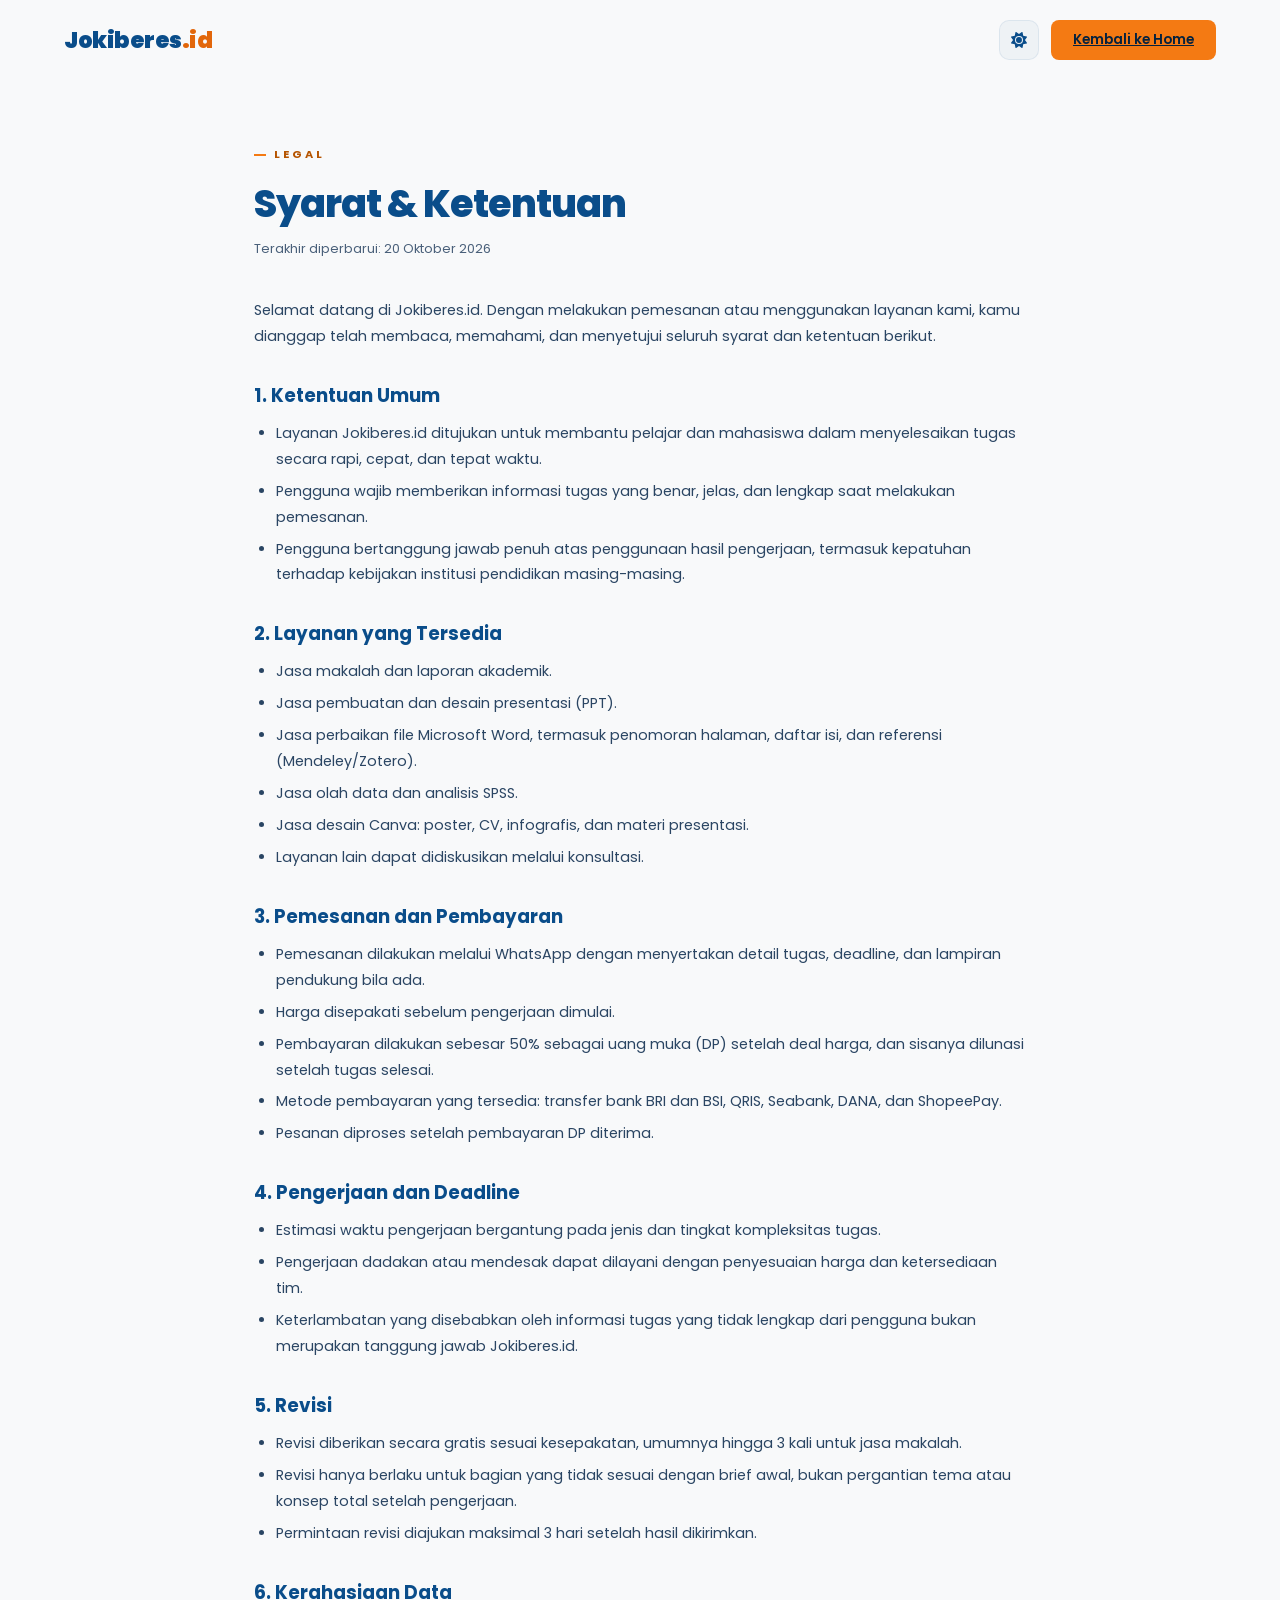
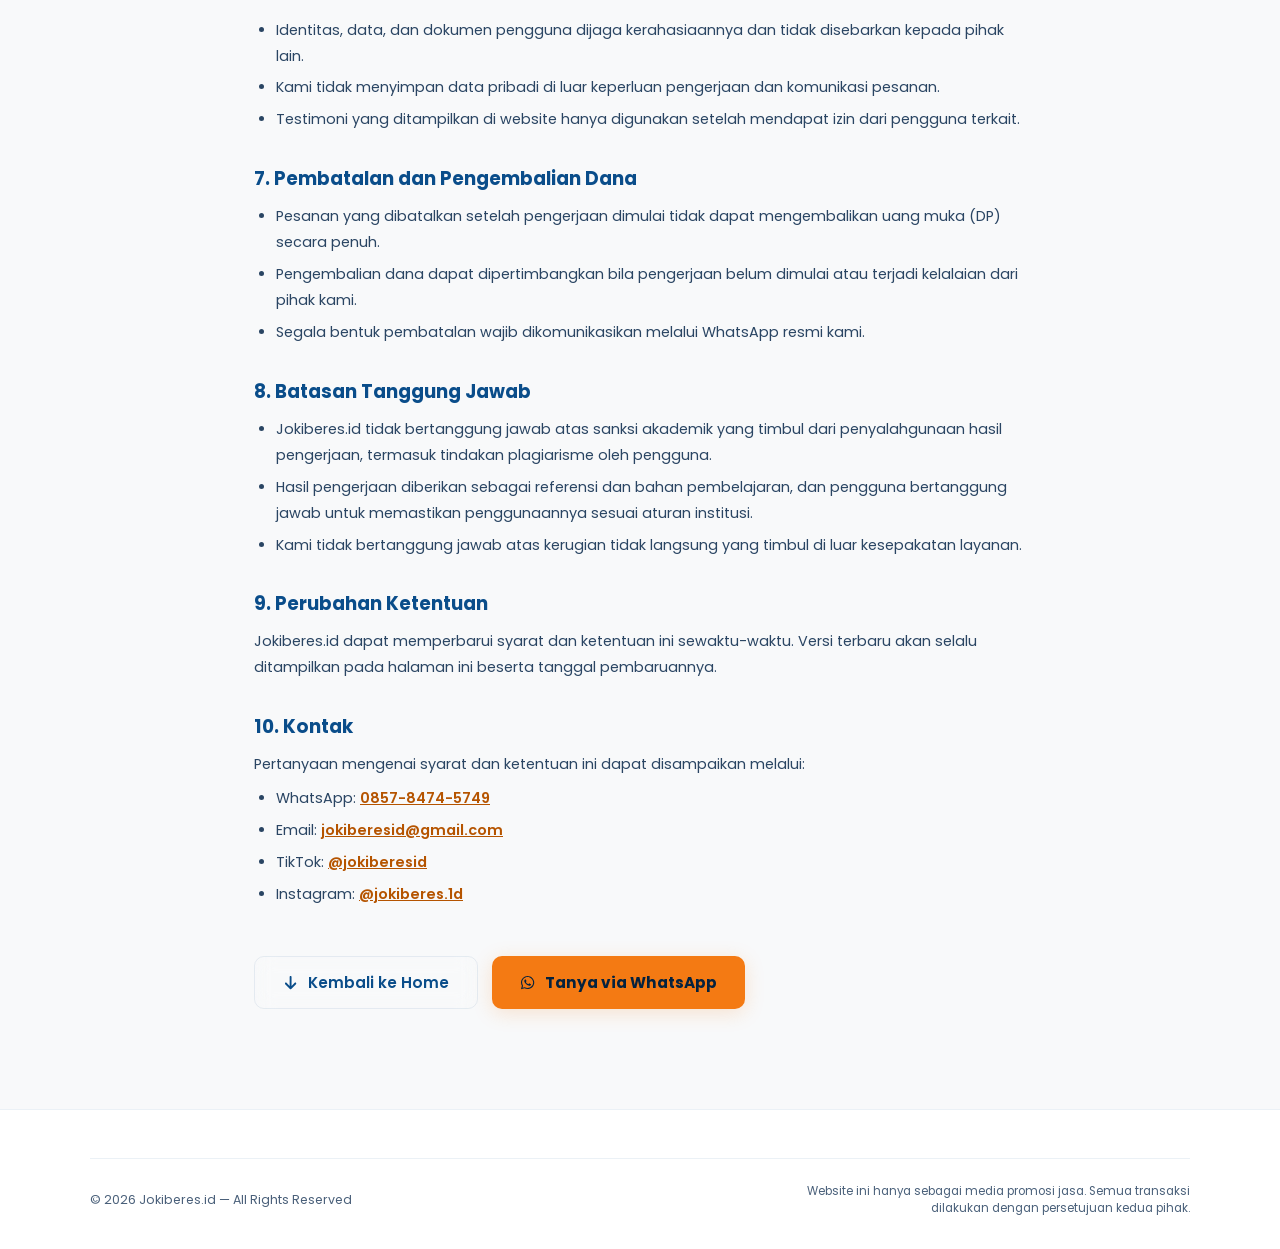
<file: syarat-ketentuan.html>
<!DOCTYPE html>
<html lang="id" data-theme="light">
<head>
<meta charset="UTF-8">
<meta name="viewport" content="width=device-width, initial-scale=1.0">
<title>Syarat &amp; Ketentuan — Jokiberes.id</title>
<meta name="description" content="Syarat dan ketentuan layanan Jokiberes.id: aturan pemesanan, pembayaran, pengerjaan, revisi, kerahasiaan data, dan tanggung jawab pengguna.">
<meta name="robots" content="index, follow">
<meta name="theme-color" content="#F8F9FA" media="(prefers-color-scheme: light)">
<meta name="theme-color" content="#0D1117" media="(prefers-color-scheme: dark)">
<link rel="canonical" href="https://www.jokiberes.my.id/syarat-ketentuan.html">

<meta property="og:type" content="article">
<meta property="og:site_name" content="Jokiberes.id">
<meta property="og:locale" content="id_ID">
<meta property="og:title" content="Syarat &amp; Ketentuan — Jokiberes.id">
<meta property="og:description" content="Aturan layanan Jokiberes.id: pemesanan, pembayaran, pengerjaan, revisi, dan kerahasiaan data.">
<meta property="og:url" content="https://www.jokiberes.my.id/syarat-ketentuan.html">
<meta property="og:image" content="https://www.jokiberes.my.id/img/og-image.png">

<script src="js/theme.js"></script>
<link rel="preconnect" href="https://fonts.googleapis.com">
<link rel="preconnect" href="https://fonts.gstatic.com" crossorigin>
<link href="https://fonts.googleapis.com/css2?family=Poppins:wght@400;500;600;700;800;900&display=optional" rel="stylesheet">
<link rel="stylesheet" href="css/style.css">
<link rel="icon" href="favicon.svg" type="image/svg+xml">
<link rel="icon" href="favicon-32.png" sizes="32x32" type="image/png">
<link rel="apple-touch-icon" href="apple-touch-icon.png">
</head>
<body>

<nav id="navbar" class="scrolled">
  <a href="index.html" class="nav-logo">Jokiberes<span>.id</span></a>
  <div class="nav-actions">
    <button type="button" class="theme-toggle" id="themeToggle" aria-label="Aktifkan mode gelap" aria-pressed="false" title="Ubah mode gelap/terang">
      <svg class="icon icon-sun" aria-hidden="true"><use href="img/icons.svg#sun"></use></svg>
      <svg class="icon icon-moon" aria-hidden="true"><use href="img/icons.svg#moon"></use></svg>
    </button>
    <a href="index.html" class="btn-nav">Kembali ke Home</a>
  </div>
</nav>

<main class="legal-page">
  <div class="section-label">Legal</div>
  <h1 class="legal-title">Syarat &amp; Ketentuan</h1>
  <p class="legal-updated">Terakhir diperbarui: 20 Oktober 2026</p>

  <div class="legal-content">
    <p>Selamat datang di Jokiberes.id. Dengan melakukan pemesanan atau menggunakan layanan kami, kamu dianggap telah membaca, memahami, dan menyetujui seluruh syarat dan ketentuan berikut.</p>

    <h2>1. Ketentuan Umum</h2>
    <ul>
      <li>Layanan Jokiberes.id ditujukan untuk membantu pelajar dan mahasiswa dalam menyelesaikan tugas secara rapi, cepat, dan tepat waktu.</li>
      <li>Pengguna wajib memberikan informasi tugas yang benar, jelas, dan lengkap saat melakukan pemesanan.</li>
      <li>Pengguna bertanggung jawab penuh atas penggunaan hasil pengerjaan, termasuk kepatuhan terhadap kebijakan institusi pendidikan masing-masing.</li>
    </ul>

    <h2>2. Layanan yang Tersedia</h2>
    <ul>
      <li>Jasa makalah dan laporan akademik.</li>
      <li>Jasa pembuatan dan desain presentasi (PPT).</li>
      <li>Jasa perbaikan file Microsoft Word, termasuk penomoran halaman, daftar isi, dan referensi (Mendeley/Zotero).</li>
      <li>Jasa olah data dan analisis SPSS.</li>
      <li>Jasa desain Canva: poster, CV, infografis, dan materi presentasi.</li>
      <li>Layanan lain dapat didiskusikan melalui konsultasi.</li>
    </ul>

    <h2>3. Pemesanan dan Pembayaran</h2>
    <ul>
      <li>Pemesanan dilakukan melalui WhatsApp dengan menyertakan detail tugas, deadline, dan lampiran pendukung bila ada.</li>
      <li>Harga disepakati sebelum pengerjaan dimulai.</li>
      <li>Pembayaran dilakukan sebesar 50% sebagai uang muka (DP) setelah deal harga, dan sisanya dilunasi setelah tugas selesai.</li>
      <li>Metode pembayaran yang tersedia: transfer bank BRI dan BSI, QRIS, Seabank, DANA, dan ShopeePay.</li>
      <li>Pesanan diproses setelah pembayaran DP diterima.</li>
    </ul>

    <h2>4. Pengerjaan dan Deadline</h2>
    <ul>
      <li>Estimasi waktu pengerjaan bergantung pada jenis dan tingkat kompleksitas tugas.</li>
      <li>Pengerjaan dadakan atau mendesak dapat dilayani dengan penyesuaian harga dan ketersediaan tim.</li>
      <li>Keterlambatan yang disebabkan oleh informasi tugas yang tidak lengkap dari pengguna bukan merupakan tanggung jawab Jokiberes.id.</li>
    </ul>

    <h2>5. Revisi</h2>
    <ul>
      <li>Revisi diberikan secara gratis sesuai kesepakatan, umumnya hingga 3 kali untuk jasa makalah.</li>
      <li>Revisi hanya berlaku untuk bagian yang tidak sesuai dengan brief awal, bukan pergantian tema atau konsep total setelah pengerjaan.</li>
      <li>Permintaan revisi diajukan maksimal 3 hari setelah hasil dikirimkan.</li>
    </ul>

    <h2>6. Kerahasiaan Data</h2>
    <ul>
      <li>Identitas, data, dan dokumen pengguna dijaga kerahasiaannya dan tidak disebarkan kepada pihak lain.</li>
      <li>Kami tidak menyimpan data pribadi di luar keperluan pengerjaan dan komunikasi pesanan.</li>
      <li>Testimoni yang ditampilkan di website hanya digunakan setelah mendapat izin dari pengguna terkait.</li>
    </ul>

    <h2>7. Pembatalan dan Pengembalian Dana</h2>
    <ul>
      <li>Pesanan yang dibatalkan setelah pengerjaan dimulai tidak dapat mengembalikan uang muka (DP) secara penuh.</li>
      <li>Pengembalian dana dapat dipertimbangkan bila pengerjaan belum dimulai atau terjadi kelalaian dari pihak kami.</li>
      <li>Segala bentuk pembatalan wajib dikomunikasikan melalui WhatsApp resmi kami.</li>
    </ul>

    <h2>8. Batasan Tanggung Jawab</h2>
    <ul>
      <li>Jokiberes.id tidak bertanggung jawab atas sanksi akademik yang timbul dari penyalahgunaan hasil pengerjaan, termasuk tindakan plagiarisme oleh pengguna.</li>
      <li>Hasil pengerjaan diberikan sebagai referensi dan bahan pembelajaran, dan pengguna bertanggung jawab untuk memastikan penggunaannya sesuai aturan institusi.</li>
      <li>Kami tidak bertanggung jawab atas kerugian tidak langsung yang timbul di luar kesepakatan layanan.</li>
    </ul>

    <h2>9. Perubahan Ketentuan</h2>
    <p>Jokiberes.id dapat memperbarui syarat dan ketentuan ini sewaktu-waktu. Versi terbaru akan selalu ditampilkan pada halaman ini beserta tanggal pembaruannya.</p>

    <h2>10. Kontak</h2>
    <p>Pertanyaan mengenai syarat dan ketentuan ini dapat disampaikan melalui:</p>
    <ul>
      <li>WhatsApp: <a href="https://wa.me/6285784745749" target="_blank" rel="noopener">0857-8474-5749</a></li>
      <li>Email: <a href="https://mail.google.com/mail/?view=cm&amp;to=jokiberesid@gmail.com&amp;su=Pertanyaan%20S%26K%20Jokiberes.id" target="_blank" rel="noopener">jokiberesid@gmail.com</a></li>
      <li>TikTok: <a href="https://www.tiktok.com/@jokiberesid" target="_blank" rel="noopener">@jokiberesid</a></li>
      <li>Instagram: <a href="https://www.instagram.com/jokiberes.1d" target="_blank" rel="noopener">@jokiberes.1d</a></li>
    </ul>
  </div>

  <div class="legal-actions">
    <a href="index.html" class="btn-secondary">
      <svg class="icon" aria-hidden="true"><use href="img/icons.svg#arrow-down"></use></svg> Kembali ke Home
    </a>
    <a href="https://wa.me/6285784745749?text=Halo%20Kak.%20Saya%20mau%20tanya%20mengenai%20S%26K%20Jokiberes.id" class="btn-primary" target="_blank" rel="noopener">
      <svg class="icon" aria-hidden="true"><use href="img/icons.svg#whatsapp"></use></svg> Tanya via WhatsApp
    </a>
  </div>
</main>

<footer>
  <div class="footer-bottom">
    <div class="footer-copy">© 2026 Jokiberes.id — All Rights Reserved</div>
    <div class="footer-disclaimer">Website ini hanya sebagai media promosi jasa. Semua transaksi dilakukan dengan persetujuan kedua pihak.</div>
  </div>
</footer>

<script src="js/script.js"></script>
</body>
</html>
</file>
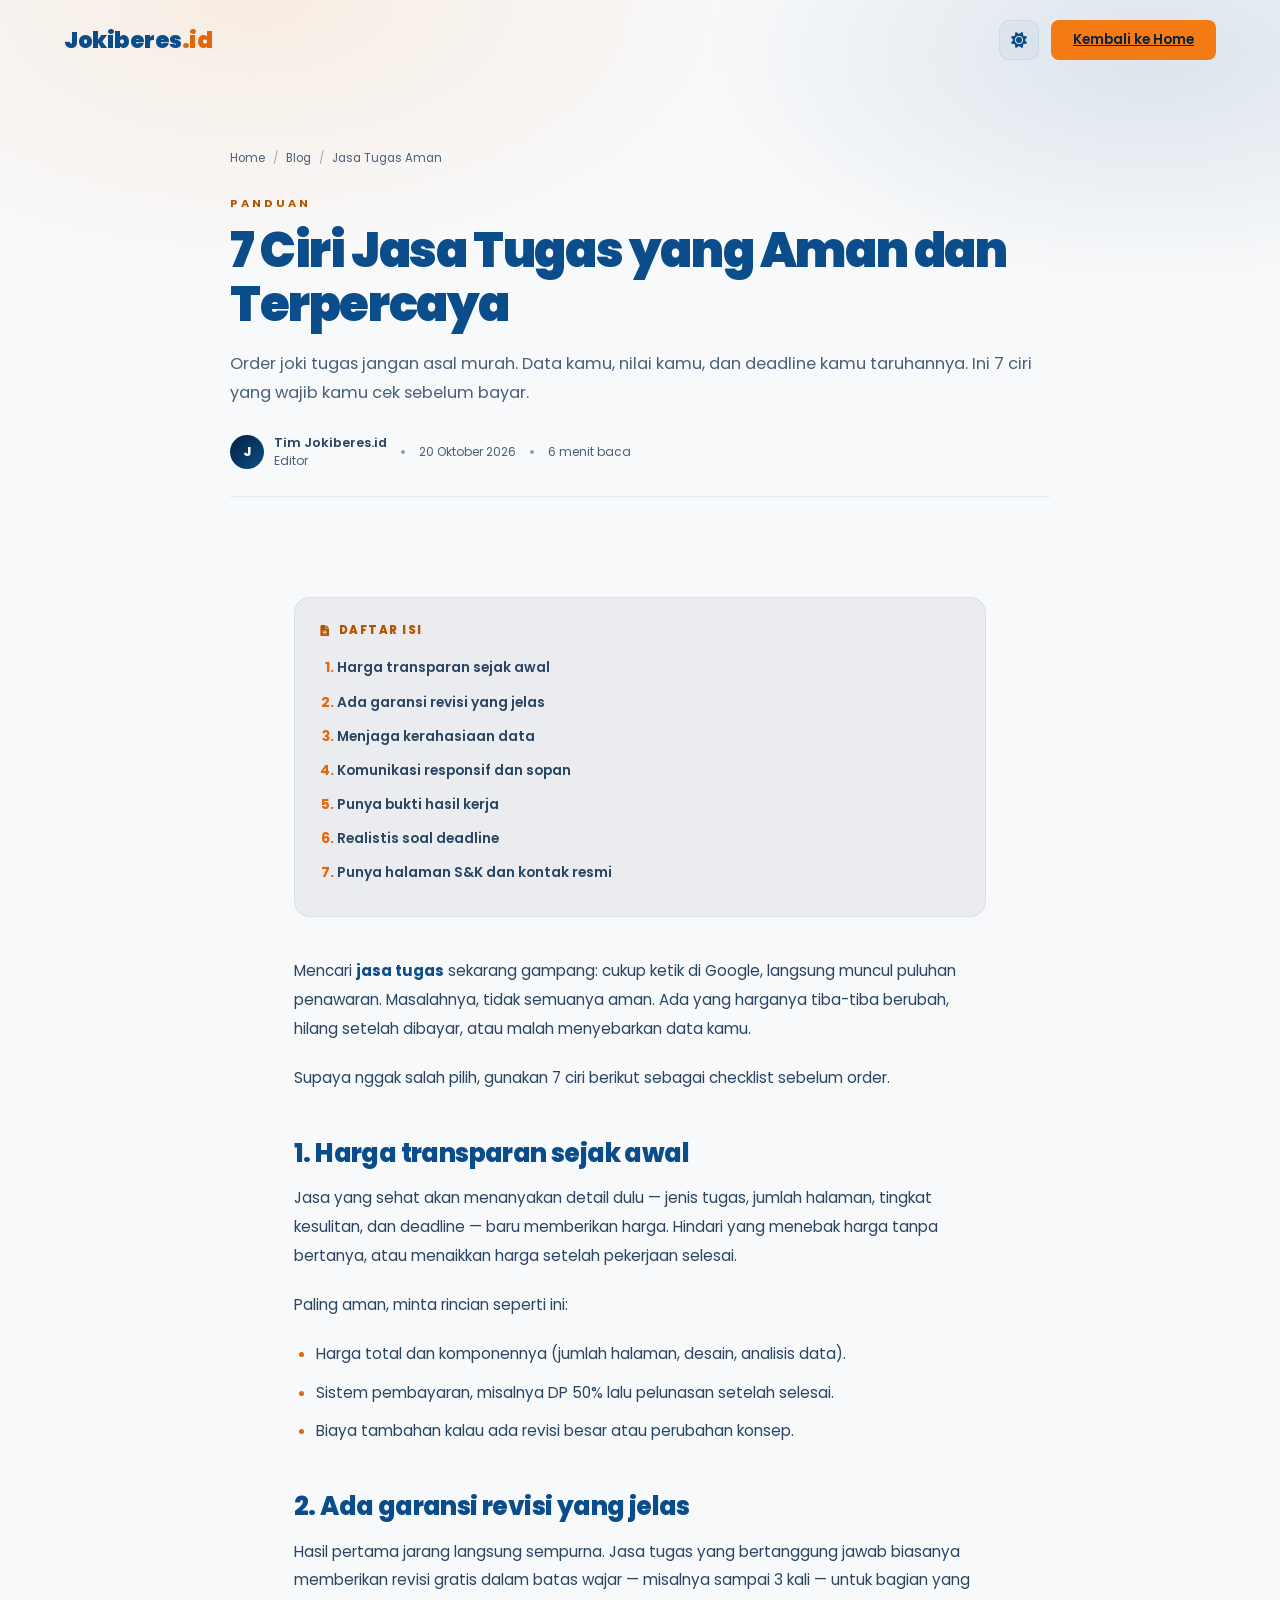
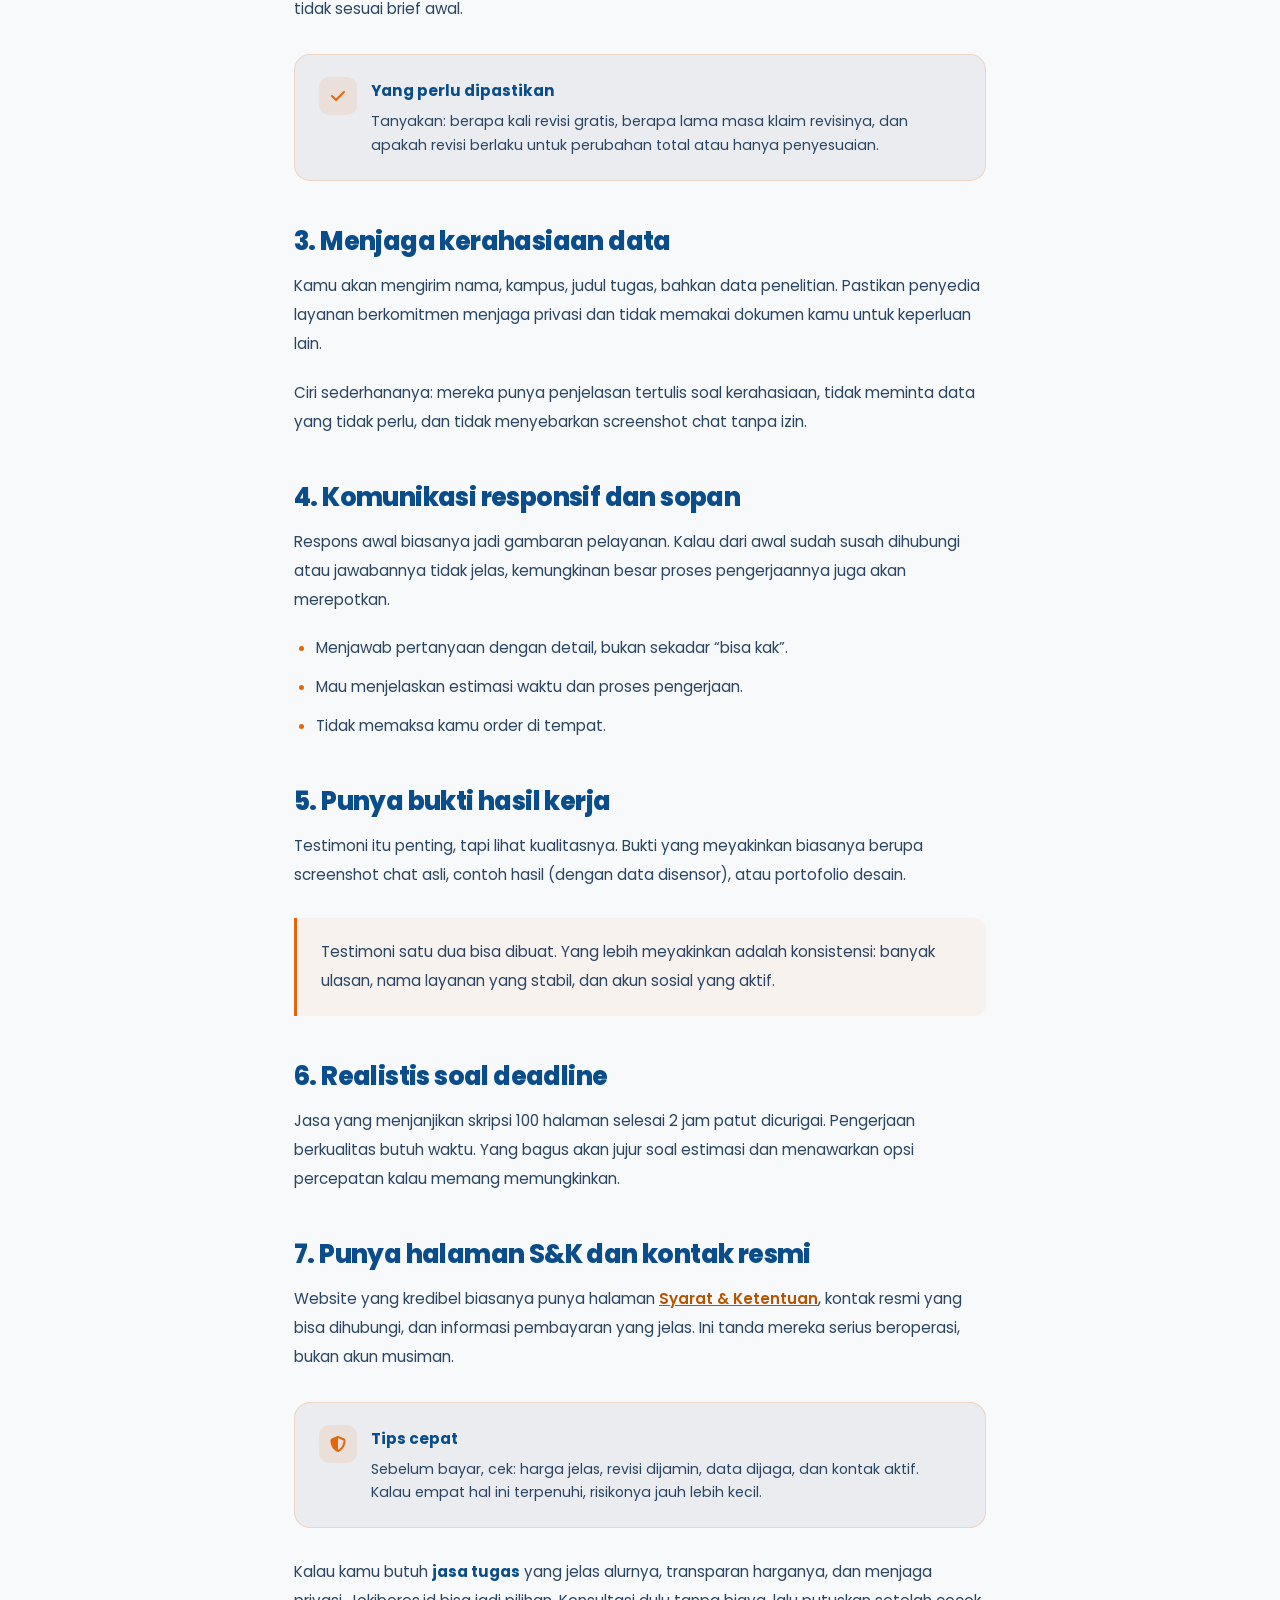
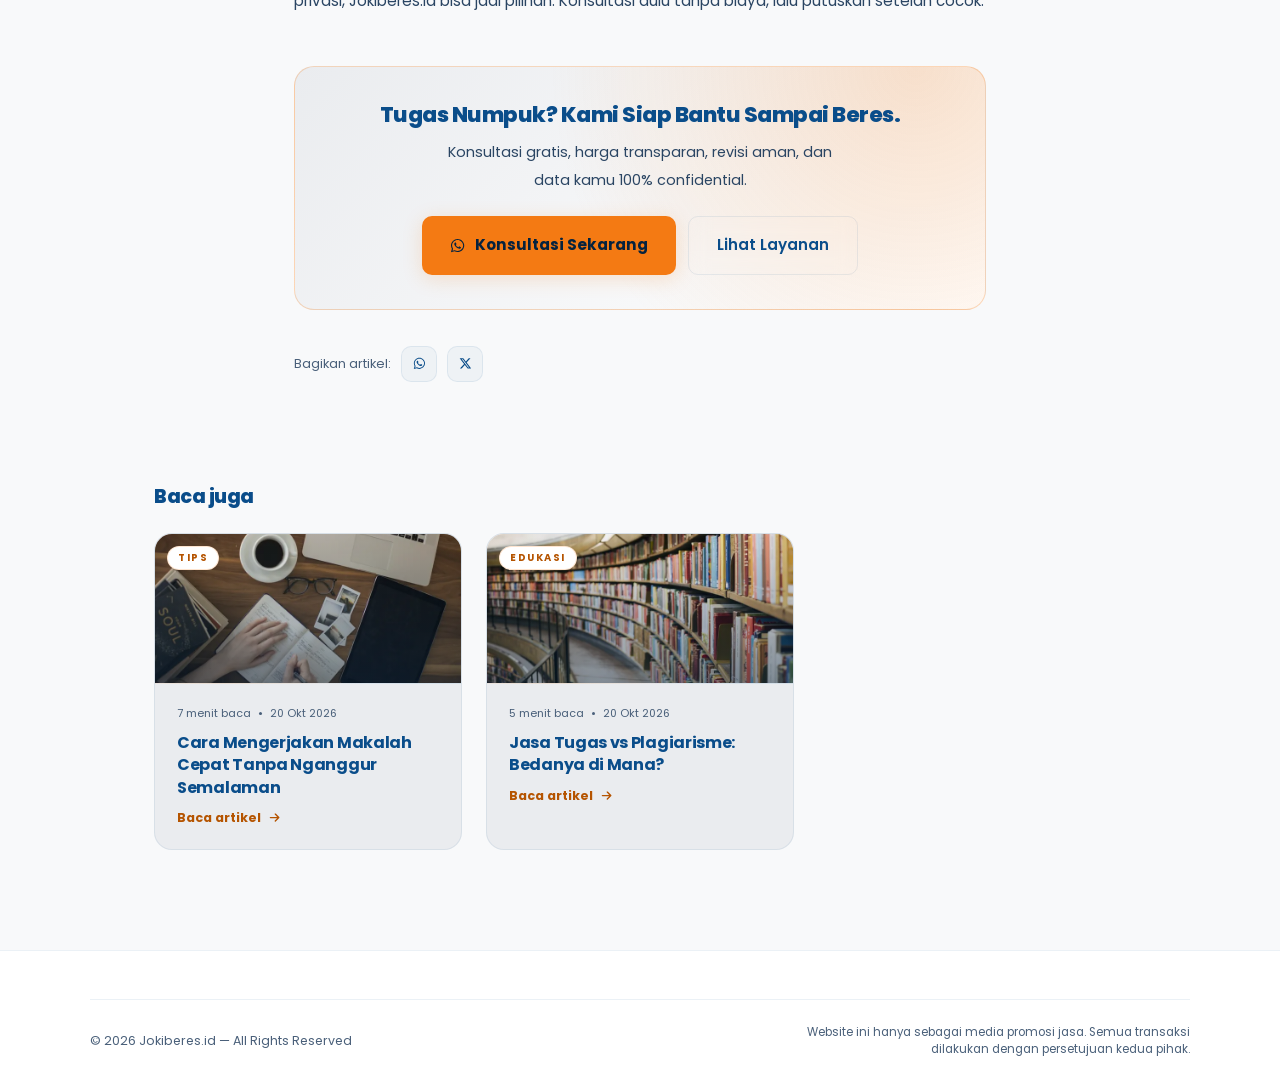
<file: blog/cara-memilih-jasa-tugas-aman.html>
<!DOCTYPE html>
<html lang="id" data-theme="light">
<head>
<meta charset="UTF-8">
<meta name="viewport" content="width=device-width, initial-scale=1.0">
<title>7 Ciri Jasa Tugas yang Aman dan Terpercaya — Jokiberes.id</title>
<meta name="description" content="Bingung pilih joki tugas? Ini 7 ciri jasa tugas yang aman: harga transparan, garansi revisi, kerahasiaan data, komunikasi jelas, dan bukti testimoni nyata.">
<meta name="robots" content="index, follow, max-image-preview:large">
<meta name="keywords" content="jasa tugas aman, joki tugas terpercaya, ciri jasa tugas, jasa tugas online, joki tugas aman">
<meta name="theme-color" content="#F8F9FA" media="(prefers-color-scheme: light)">
<meta name="theme-color" content="#0D1117" media="(prefers-color-scheme: dark)">
<link rel="canonical" href="https://www.jokiberes.my.id/blog/cara-memilih-jasa-tugas-aman.html">
<meta property="og:type" content="article">
<meta property="og:site_name" content="Jokiberes.id">
<meta property="og:locale" content="id_ID">
<meta property="og:title" content="7 Ciri Jasa Tugas yang Aman dan Terpercaya">
<meta property="og:description" content="Checklist sebelum order joki tugas: harga jelas, garansi revisi, kerahasiaan data, dan komunikasi profesional.">
<meta property="og:url" content="https://www.jokiberes.my.id/blog/cara-memilih-jasa-tugas-aman.html">
<meta property="og:image" content="https://www.jokiberes.my.id/img/og-image.png">
<meta property="article:published_time" content="2026-10-20">
<meta name="twitter:card" content="summary_large_image">
<meta name="twitter:title" content="7 Ciri Jasa Tugas yang Aman dan Terpercaya">
<meta name="twitter:description" content="Checklist sebelum order joki tugas: harga jelas, garansi revisi, dan kerahasiaan data.">
<meta name="twitter:image" content="https://www.jokiberes.my.id/img/og-image.png">

<script src="../js/theme.js"></script>
<link rel="preconnect" href="https://fonts.googleapis.com">
<link rel="preconnect" href="https://fonts.gstatic.com" crossorigin>
<link href="https://fonts.googleapis.com/css2?family=Poppins:wght@400;500;600;700;800;900&display=optional" rel="stylesheet">
<link rel="stylesheet" href="../css/style.css">
<noscript><style>.reveal{opacity:1!important;transform:none!important}</style></noscript>
<link rel="icon" href="../favicon.svg" type="image/svg+xml">
<link rel="icon" href="../favicon-32.png" sizes="32x32" type="image/png">
<link rel="apple-touch-icon" href="../apple-touch-icon.png">

<script type="application/ld+json">
{
  "@context": "https://schema.org",
  "@type": "Article",
  "headline": "7 Ciri Jasa Tugas yang Aman dan Terpercaya",
  "description": "Checklist sebelum order joki tugas: harga transparan, garansi revisi, kerahasiaan data, dan komunikasi profesional.",
  "image": "https://www.jokiberes.my.id/img/og-image.png",
  "datePublished": "2026-10-20",
  "dateModified": "2026-10-20",
  "author": {"@type": "Organization", "name": "Jokiberes.id", "url": "https://www.jokiberes.my.id/"},
  "publisher": {"@type": "Organization", "name": "Jokiberes.id", "logo": {"@type": "ImageObject", "url": "https://www.jokiberes.my.id/apple-touch-icon.png"}},
  "mainEntityOfPage": {"@type": "WebPage", "@id": "https://www.jokiberes.my.id/blog/cara-memilih-jasa-tugas-aman.html"}
}
</script>
<script type="application/ld+json">
{
  "@context": "https://schema.org",
  "@type": "BreadcrumbList",
  "itemListElement": [
    {"@type": "ListItem", "position": 1, "name": "Home", "item": "https://www.jokiberes.my.id/"},
    {"@type": "ListItem", "position": 2, "name": "Blog", "item": "https://www.jokiberes.my.id/blog/"},
    {"@type": "ListItem", "position": 3, "name": "7 Ciri Jasa Tugas yang Aman", "item": "https://www.jokiberes.my.id/blog/cara-memilih-jasa-tugas-aman.html"}
  ]
}
</script>
</head>
<body>

<nav id="navbar" class="scrolled" aria-label="Navigasi utama">
  <a href="../index.html" class="nav-logo">Jokiberes<span>.id</span></a>
  <div class="nav-actions">
    <button type="button" class="theme-toggle" id="themeToggle" aria-label="Aktifkan mode gelap" aria-pressed="false" title="Ubah mode gelap/terang">
      <svg class="icon icon-sun" aria-hidden="true"><use href="../img/icons.svg#sun"></use></svg>
      <svg class="icon icon-moon" aria-hidden="true"><use href="../img/icons.svg#moon"></use></svg>
    </button>
    <a href="../index.html" class="btn-nav">Kembali ke Home</a>
  </div>
</nav>

<header class="post-hero">
  <div class="post-hero-inner">
    <nav class="breadcrumbs" aria-label="Breadcrumb">
      <a href="../index.html">Home</a><span class="sep">/</span>
      <a href="index.html">Blog</a><span class="sep">/</span>
      <span aria-current="page">Jasa Tugas Aman</span>
    </nav>
    <div class="section-label label-center">Panduan</div>
    <h1 class="post-title">7 Ciri Jasa Tugas yang Aman dan Terpercaya</h1>
    <p class="post-lead">Order joki tugas jangan asal murah. Data kamu, nilai kamu, dan deadline kamu taruhannya. Ini 7 ciri yang wajib kamu cek sebelum bayar.</p>
    <div class="post-meta">
      <div class="post-author">
        <div class="post-avatar" aria-hidden="true">J</div>
        <div><span class="post-meta-strong">Tim Jokiberes.id</span><span>Editor</span></div>
      </div>
      <span class="post-meta-sep"></span>
      <span>20 Oktober 2026</span>
      <span class="post-meta-sep"></span>
      <span>6 menit baca</span>
    </div>
  </div>
</header>

<main class="post-layout">
  <article class="post-body">
    <div class="post-toc">
      <div class="post-toc-title"><svg class="icon" aria-hidden="true"><use href="../img/icons.svg#file-alt"></use></svg> Daftar Isi</div>
      <ol>
        <li><a href="#harga">Harga transparan sejak awal</a></li>
        <li><a href="#revisi">Ada garansi revisi yang jelas</a></li>
        <li><a href="#privasi">Menjaga kerahasiaan data</a></li>
        <li><a href="#komunikasi">Komunikasi responsif dan sopan</a></li>
        <li><a href="#testimoni">Punya bukti hasil kerja</a></li>
        <li><a href="#deadline">Realistis soal deadline</a></li>
        <li><a href="#legal">Punya halaman S&amp;K dan kontak resmi</a></li>
      </ol>
    </div>

    <p>Mencari <strong>jasa tugas</strong> sekarang gampang: cukup ketik di Google, langsung muncul puluhan penawaran. Masalahnya, tidak semuanya aman. Ada yang harganya tiba-tiba berubah, hilang setelah dibayar, atau malah menyebarkan data kamu.</p>
    <p>Supaya nggak salah pilih, gunakan 7 ciri berikut sebagai checklist sebelum order.</p>

    <h2 id="harga">1. Harga transparan sejak awal</h2>
    <p>Jasa yang sehat akan menanyakan detail dulu — jenis tugas, jumlah halaman, tingkat kesulitan, dan deadline — baru memberikan harga. Hindari yang menebak harga tanpa bertanya, atau menaikkan harga setelah pekerjaan selesai.</p>
    <p>Paling aman, minta rincian seperti ini:</p>
    <ul>
      <li>Harga total dan komponennya (jumlah halaman, desain, analisis data).</li>
      <li>Sistem pembayaran, misalnya DP 50% lalu pelunasan setelah selesai.</li>
      <li>Biaya tambahan kalau ada revisi besar atau perubahan konsep.</li>
    </ul>

    <h2 id="revisi">2. Ada garansi revisi yang jelas</h2>
    <p>Hasil pertama jarang langsung sempurna. Jasa tugas yang bertanggung jawab biasanya memberikan revisi gratis dalam batas wajar — misalnya sampai 3 kali — untuk bagian yang tidak sesuai brief awal.</p>
    <div class="callout">
      <div class="callout-icon"><svg class="icon" aria-hidden="true"><use href="../img/icons.svg#check"></use></svg></div>
      <div><strong>Yang perlu dipastikan</strong><p>Tanyakan: berapa kali revisi gratis, berapa lama masa klaim revisinya, dan apakah revisi berlaku untuk perubahan total atau hanya penyesuaian.</p></div>
    </div>

    <h2 id="privasi">3. Menjaga kerahasiaan data</h2>
    <p>Kamu akan mengirim nama, kampus, judul tugas, bahkan data penelitian. Pastikan penyedia layanan berkomitmen menjaga privasi dan tidak memakai dokumen kamu untuk keperluan lain.</p>
    <p>Ciri sederhananya: mereka punya penjelasan tertulis soal kerahasiaan, tidak meminta data yang tidak perlu, dan tidak menyebarkan screenshot chat tanpa izin.</p>

    <h2 id="komunikasi">4. Komunikasi responsif dan sopan</h2>
    <p>Respons awal biasanya jadi gambaran pelayanan. Kalau dari awal sudah susah dihubungi atau jawabannya tidak jelas, kemungkinan besar proses pengerjaannya juga akan merepotkan.</p>
    <ul>
      <li>Menjawab pertanyaan dengan detail, bukan sekadar “bisa kak”.</li>
      <li>Mau menjelaskan estimasi waktu dan proses pengerjaan.</li>
      <li>Tidak memaksa kamu order di tempat.</li>
    </ul>

    <h2 id="testimoni">5. Punya bukti hasil kerja</h2>
    <p>Testimoni itu penting, tapi lihat kualitasnya. Bukti yang meyakinkan biasanya berupa screenshot chat asli, contoh hasil (dengan data disensor), atau portofolio desain.</p>
    <blockquote><p>Testimoni satu dua bisa dibuat. Yang lebih meyakinkan adalah konsistensi: banyak ulasan, nama layanan yang stabil, dan akun sosial yang aktif.</p></blockquote>

    <h2 id="deadline">6. Realistis soal deadline</h2>
    <p>Jasa yang menjanjikan skripsi 100 halaman selesai 2 jam patut dicurigai. Pengerjaan berkualitas butuh waktu. Yang bagus akan jujur soal estimasi dan menawarkan opsi percepatan kalau memang memungkinkan.</p>

    <h2 id="legal">7. Punya halaman S&amp;K dan kontak resmi</h2>
    <p>Website yang kredibel biasanya punya halaman <a href="../syarat-ketentuan.html">Syarat &amp; Ketentuan</a>, kontak resmi yang bisa dihubungi, dan informasi pembayaran yang jelas. Ini tanda mereka serius beroperasi, bukan akun musiman.</p>

    <div class="callout">
      <div class="callout-icon"><svg class="icon" aria-hidden="true"><use href="../img/icons.svg#shield-alt"></use></svg></div>
      <div><strong>Tips cepat</strong><p>Sebelum bayar, cek: harga jelas, revisi dijamin, data dijaga, dan kontak aktif. Kalau empat hal ini terpenuhi, risikonya jauh lebih kecil.</p></div>
    </div>

    <p>Kalau kamu butuh <strong>jasa tugas</strong> yang jelas alurnya, transparan harganya, dan menjaga privasi, Jokiberes.id bisa jadi pilihan. Konsultasi dulu tanpa biaya, lalu putuskan setelah cocok.</p>

    <div class="post-cta">
      <h2>Tugas Numpuk? Kami Siap Bantu Sampai Beres.</h2>
      <p>Konsultasi gratis, harga transparan, revisi aman, dan data kamu 100% confidential.</p>
      <div class="post-cta-btns">
        <a href="https://wa.me/6285784745749?text=Halo%20Kak%2C%20saya%20mau%20konsultasi%20jasa%20tugas." class="btn-primary" target="_blank" rel="noopener"><svg class="icon" aria-hidden="true"><use href="../img/icons.svg#whatsapp"></use></svg> Konsultasi Sekarang</a>
        <a href="../index.html#services" class="btn-secondary">Lihat Layanan</a>
      </div>
    </div>

    <div class="post-share">
      <span>Bagikan artikel:</span>
      <a href="https://wa.me/?text=7%20Ciri%20Jasa%20Tugas%20yang%20Aman%20dan%20Terpercaya%20https%3A%2F%2Fwww.jokiberes.my.id%2Fblog%2Fcara-memilih-jasa-tugas-aman.html" target="_blank" rel="noopener" aria-label="Bagikan ke WhatsApp"><svg class="icon" aria-hidden="true"><use href="../img/icons.svg#whatsapp"></use></svg></a>
      <a href="https://x.com/intent/tweet?text=7%20Ciri%20Jasa%20Tugas%20yang%20Aman&url=https%3A%2F%2Fwww.jokiberes.my.id%2Fblog%2Fcara-memilih-jasa-tugas-aman.html" target="_blank" rel="noopener" aria-label="Bagikan ke X"><svg class="icon" aria-hidden="true"><use href="../img/icons.svg#x-twitter"></use></svg></a>
    </div>
  </article>
</main>

<section class="post-related">
  <div class="post-related-title">Baca juga</div>
  <div class="blog-grid">
    <a href="tips-mengerjakan-makalah-cepat.html" class="blog-card">
      <div class="blog-cover"><span class="blog-cover-tag">Tips</span><picture>
            <source srcset="../img/blog-makalah.webp" type="image/webp">
            <img src="../img/blog-makalah.jpg" alt="Menulis catatan dan laptop untuk makalah" class="blog-cover-img" width="720" height="481" loading="lazy" decoding="async">
          </picture></div>
      <div class="blog-body">
        <div class="blog-meta"><span>7 menit baca</span><span class="dot-sep"></span><span>20 Okt 2026</span></div>
        <div class="blog-card-title">Cara Mengerjakan Makalah Cepat Tanpa Nganggur Semalaman</div>
        <span class="blog-readmore">Baca artikel <svg class="icon" aria-hidden="true"><use href="../img/icons.svg#arrow-right"></use></svg></span>
      </div>
    </a>
    <a href="jasa-tugas-dan-plagiarisme.html" class="blog-card">
      <div class="blog-cover"><span class="blog-cover-tag">Edukasi</span><picture>
            <source srcset="../img/blog-etika.webp" type="image/webp">
            <img src="../img/blog-etika.jpg" alt="Buku dan tumpukan bacaan di perpustakaan" class="blog-cover-img" width="720" height="481" loading="lazy" decoding="async">
          </picture></div>
      <div class="blog-body">
        <div class="blog-meta"><span>5 menit baca</span><span class="dot-sep"></span><span>20 Okt 2026</span></div>
        <div class="blog-card-title">Jasa Tugas vs Plagiarisme: Bedanya di Mana?</div>
        <span class="blog-readmore">Baca artikel <svg class="icon" aria-hidden="true"><use href="../img/icons.svg#arrow-right"></use></svg></span>
      </div>
    </a>
  </div>
</section>

<footer>
  <div class="footer-bottom">
    <div class="footer-copy">© 2026 Jokiberes.id — All Rights Reserved</div>
    <div class="footer-disclaimer">Website ini hanya sebagai media promosi jasa. Semua transaksi dilakukan dengan persetujuan kedua pihak.</div>
  </div>
</footer>

<script src="../js/script.js"></script>
</body>
</html>
</file>
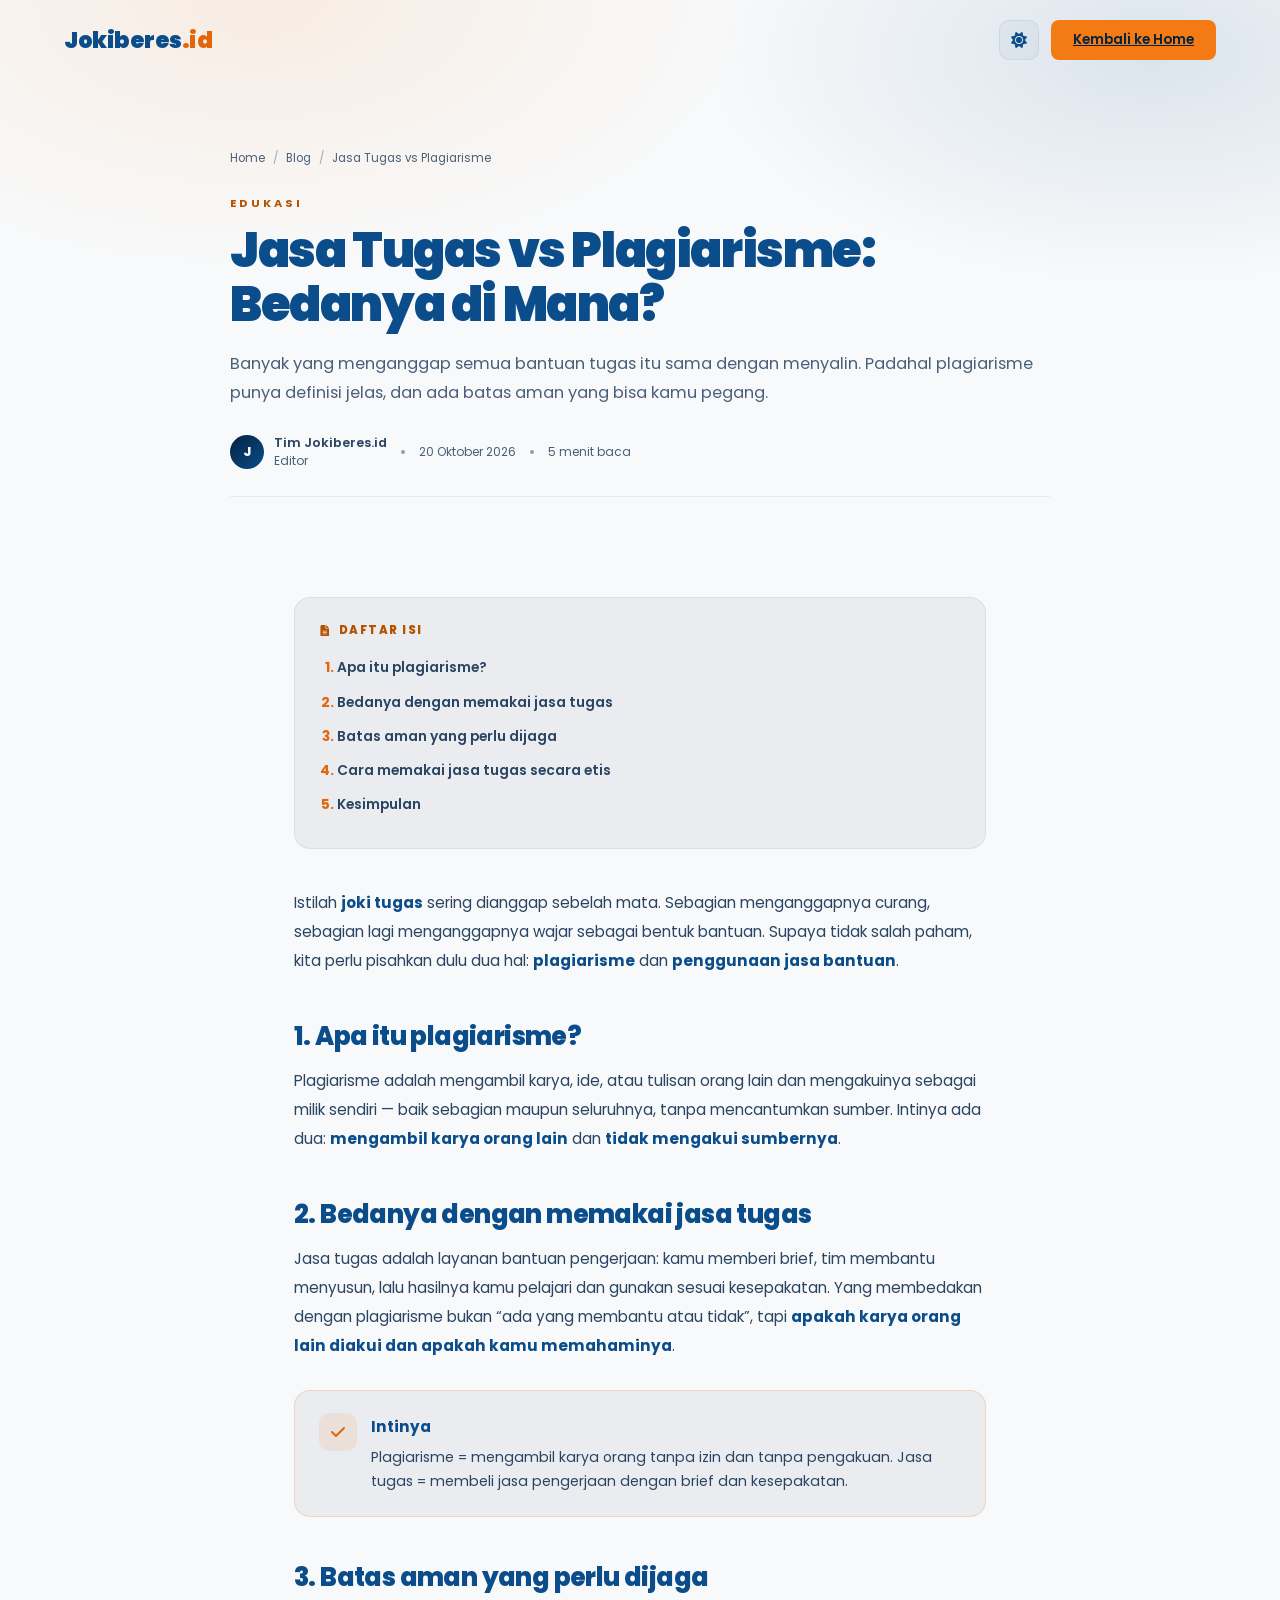
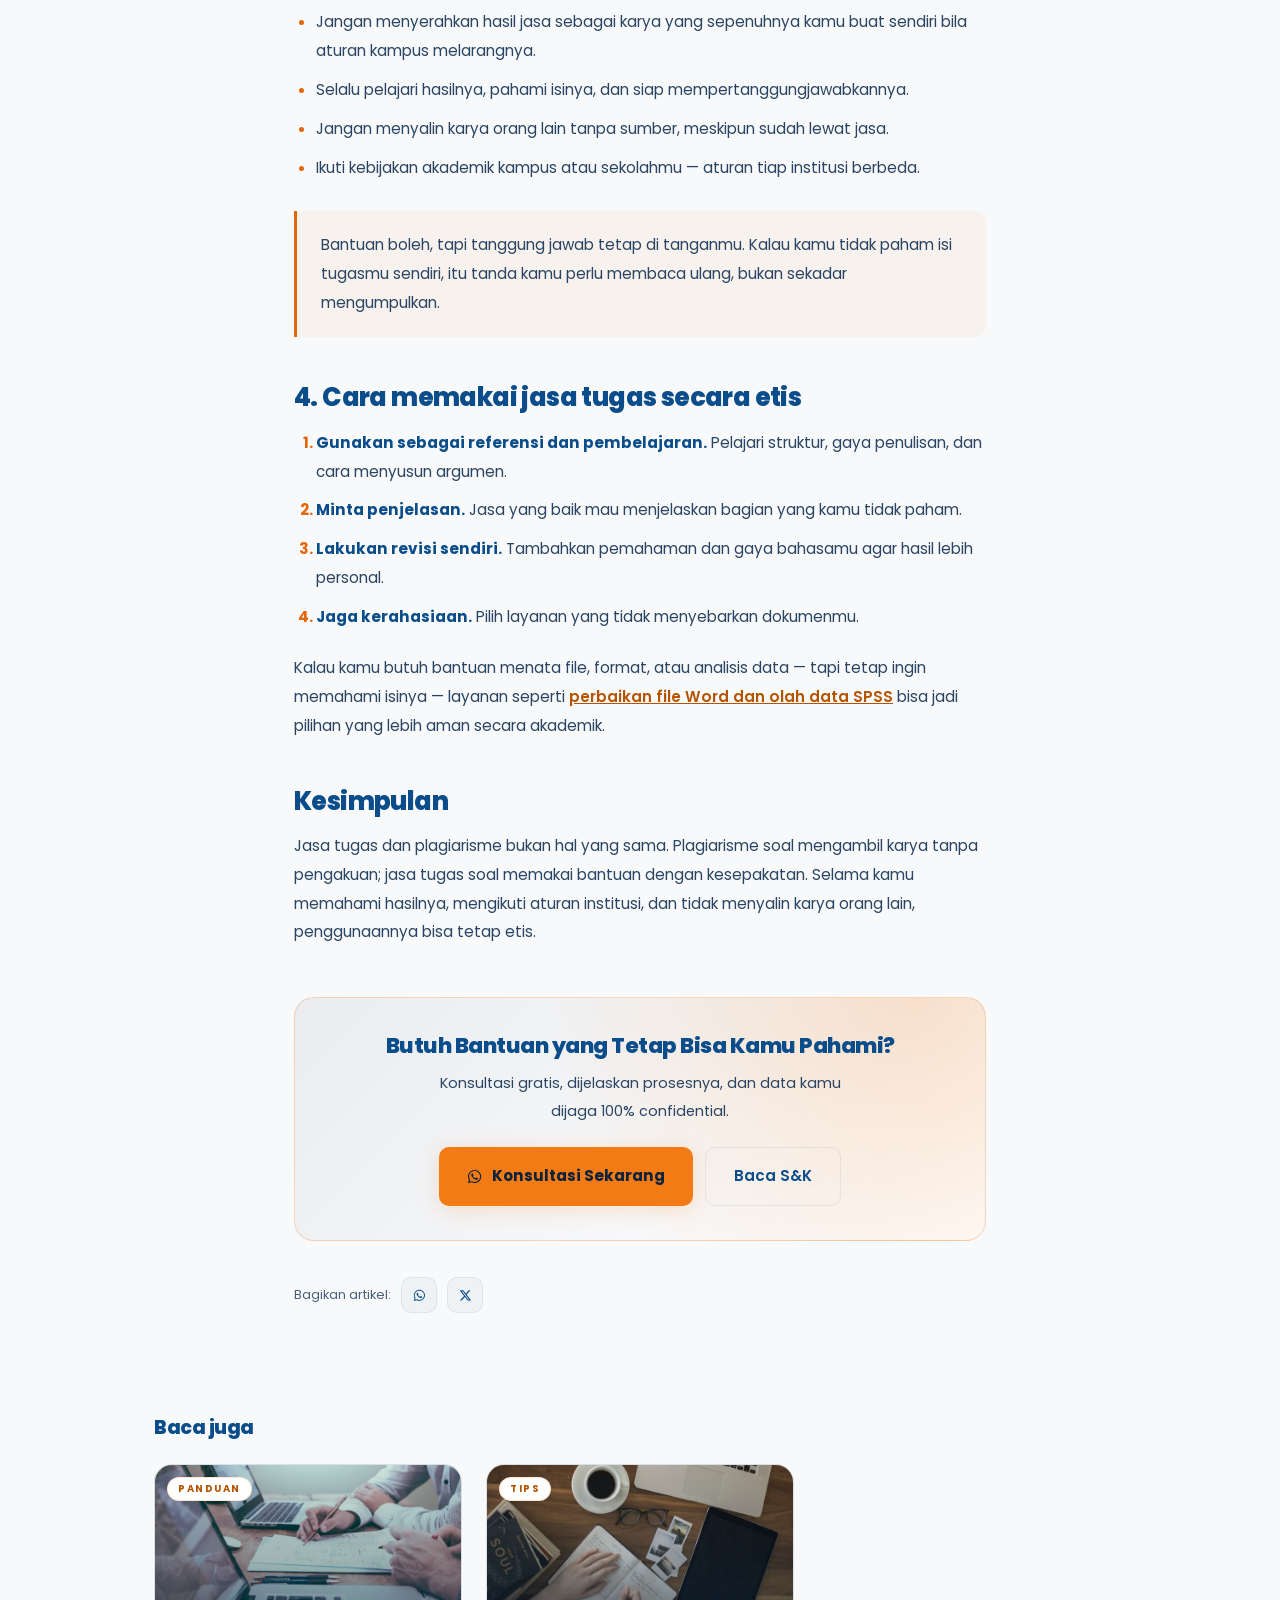
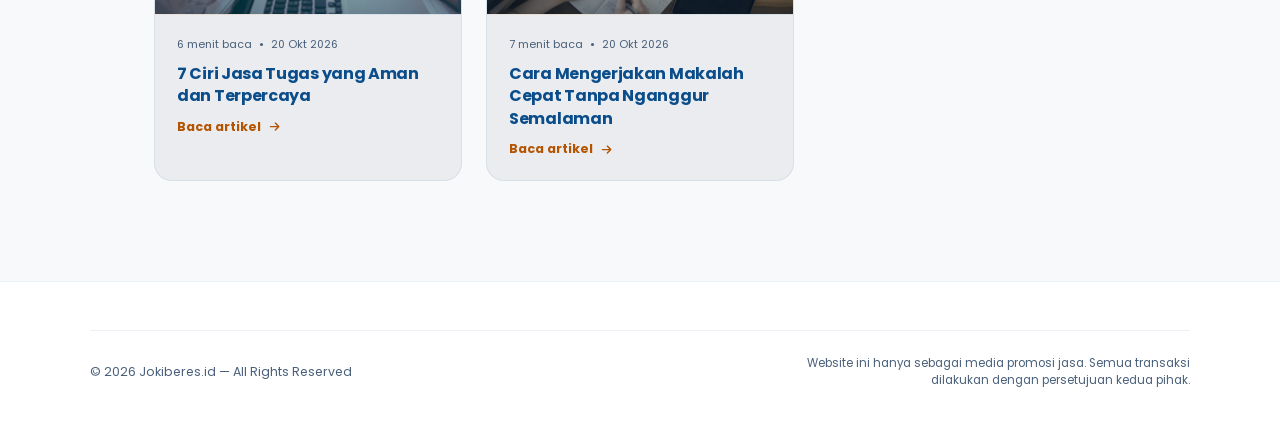
<file: blog/jasa-tugas-dan-plagiarisme.html>
<!DOCTYPE html>
<html lang="id" data-theme="light">
<head>
<meta charset="UTF-8">
<meta name="viewport" content="width=device-width, initial-scale=1.0">
<title>Jasa Tugas vs Plagiarisme: Bedanya di Mana? — Jokiberes.id</title>
<meta name="description" content="Jasa tugas bukan alat plagiat. Pahami perbedaan menyalin karya orang dan memakai bantuan jasa, plus cara memakainya secara etis agar aman secara akademik.">
<meta name="robots" content="index, follow, max-image-preview:large">
<meta name="keywords" content="jasa tugas dan plagiarisme, joki tugas etis, plagiarisme akademik, cara memakai jasa tugas, jasa tugas aman">
<meta name="theme-color" content="#F8F9FA" media="(prefers-color-scheme: light)">
<meta name="theme-color" content="#0D1117" media="(prefers-color-scheme: dark)">
<link rel="canonical" href="https://www.jokiberes.my.id/blog/jasa-tugas-dan-plagiarisme.html">
<meta property="og:type" content="article">
<meta property="og:site_name" content="Jokiberes.id">
<meta property="og:locale" content="id_ID">
<meta property="og:title" content="Jasa Tugas vs Plagiarisme: Bedanya di Mana?">
<meta property="og:description" content="Memakai jasa tugas bukan berarti menyalin karya orang. Ini batas aman dan cara memakainya secara etis.">
<meta property="og:url" content="https://www.jokiberes.my.id/blog/jasa-tugas-dan-plagiarisme.html">
<meta property="og:image" content="https://www.jokiberes.my.id/img/og-image.png">
<meta property="article:published_time" content="2026-10-20">
<meta name="twitter:card" content="summary_large_image">
<meta name="twitter:title" content="Jasa Tugas vs Plagiarisme: Bedanya di Mana?">
<meta name="twitter:description" content="Batas aman memakai jasa tugas dan cara memakainya secara etis.">
<meta name="twitter:image" content="https://www.jokiberes.my.id/img/og-image.png">

<script src="../js/theme.js"></script>
<link rel="preconnect" href="https://fonts.googleapis.com">
<link rel="preconnect" href="https://fonts.gstatic.com" crossorigin>
<link href="https://fonts.googleapis.com/css2?family=Poppins:wght@400;500;600;700;800;900&display=optional" rel="stylesheet">
<link rel="stylesheet" href="../css/style.css">
<noscript><style>.reveal{opacity:1!important;transform:none!important}</style></noscript>
<link rel="icon" href="../favicon.svg" type="image/svg+xml">
<link rel="icon" href="../favicon-32.png" sizes="32x32" type="image/png">
<link rel="apple-touch-icon" href="../apple-touch-icon.png">

<script type="application/ld+json">
{
  "@context": "https://schema.org",
  "@type": "Article",
  "headline": "Jasa Tugas vs Plagiarisme: Bedanya di Mana?",
  "description": "Memakai jasa tugas bukan berarti menyalin karya orang. Pahami batas aman dan cara memakainya secara etis.",
  "image": "https://www.jokiberes.my.id/img/og-image.png",
  "datePublished": "2026-10-20",
  "dateModified": "2026-10-20",
  "author": {"@type": "Organization", "name": "Jokiberes.id", "url": "https://www.jokiberes.my.id/"},
  "publisher": {"@type": "Organization", "name": "Jokiberes.id", "logo": {"@type": "ImageObject", "url": "https://www.jokiberes.my.id/apple-touch-icon.png"}},
  "mainEntityOfPage": {"@type": "WebPage", "@id": "https://www.jokiberes.my.id/blog/jasa-tugas-dan-plagiarisme.html"}
}
</script>
<script type="application/ld+json">
{
  "@context": "https://schema.org",
  "@type": "BreadcrumbList",
  "itemListElement": [
    {"@type": "ListItem", "position": 1, "name": "Home", "item": "https://www.jokiberes.my.id/"},
    {"@type": "ListItem", "position": 2, "name": "Blog", "item": "https://www.jokiberes.my.id/blog/"},
    {"@type": "ListItem", "position": 3, "name": "Jasa Tugas vs Plagiarisme", "item": "https://www.jokiberes.my.id/blog/jasa-tugas-dan-plagiarisme.html"}
  ]
}
</script>
</head>
<body>

<nav id="navbar" class="scrolled" aria-label="Navigasi utama">
  <a href="../index.html" class="nav-logo">Jokiberes<span>.id</span></a>
  <div class="nav-actions">
    <button type="button" class="theme-toggle" id="themeToggle" aria-label="Aktifkan mode gelap" aria-pressed="false" title="Ubah mode gelap/terang">
      <svg class="icon icon-sun" aria-hidden="true"><use href="../img/icons.svg#sun"></use></svg>
      <svg class="icon icon-moon" aria-hidden="true"><use href="../img/icons.svg#moon"></use></svg>
    </button>
    <a href="../index.html" class="btn-nav">Kembali ke Home</a>
  </div>
</nav>

<header class="post-hero">
  <div class="post-hero-inner">
    <nav class="breadcrumbs" aria-label="Breadcrumb">
      <a href="../index.html">Home</a><span class="sep">/</span>
      <a href="index.html">Blog</a><span class="sep">/</span>
      <span aria-current="page">Jasa Tugas vs Plagiarisme</span>
    </nav>
    <div class="section-label label-center">Edukasi</div>
    <h1 class="post-title">Jasa Tugas vs Plagiarisme: Bedanya di Mana?</h1>
    <p class="post-lead">Banyak yang menganggap semua bantuan tugas itu sama dengan menyalin. Padahal plagiarisme punya definisi jelas, dan ada batas aman yang bisa kamu pegang.</p>
    <div class="post-meta">
      <div class="post-author">
        <div class="post-avatar" aria-hidden="true">J</div>
        <div><span class="post-meta-strong">Tim Jokiberes.id</span><span>Editor</span></div>
      </div>
      <span class="post-meta-sep"></span>
      <span>20 Oktober 2026</span>
      <span class="post-meta-sep"></span>
      <span>5 menit baca</span>
    </div>
  </div>
</header>

<main class="post-layout">
  <article class="post-body">
    <div class="post-toc">
      <div class="post-toc-title"><svg class="icon" aria-hidden="true"><use href="../img/icons.svg#file-alt"></use></svg> Daftar Isi</div>
      <ol>
        <li><a href="#definisi">Apa itu plagiarisme?</a></li>
        <li><a href="#beda">Bedanya dengan memakai jasa tugas</a></li>
        <li><a href="#batas">Batas aman yang perlu dijaga</a></li>
        <li><a href="#etis">Cara memakai jasa tugas secara etis</a></li>
        <li><a href="#kesimpulan">Kesimpulan</a></li>
      </ol>
    </div>

    <p>Istilah <strong>joki tugas</strong> sering dianggap sebelah mata. Sebagian menganggapnya curang, sebagian lagi menganggapnya wajar sebagai bentuk bantuan. Supaya tidak salah paham, kita perlu pisahkan dulu dua hal: <strong>plagiarisme</strong> dan <strong>penggunaan jasa bantuan</strong>.</p>

    <h2 id="definisi">1. Apa itu plagiarisme?</h2>
    <p>Plagiarisme adalah mengambil karya, ide, atau tulisan orang lain dan mengakuinya sebagai milik sendiri — baik sebagian maupun seluruhnya, tanpa mencantumkan sumber. Intinya ada dua: <strong>mengambil karya orang lain</strong> dan <strong>tidak mengakui sumbernya</strong>.</p>

    <h2 id="beda">2. Bedanya dengan memakai jasa tugas</h2>
    <p>Jasa tugas adalah layanan bantuan pengerjaan: kamu memberi brief, tim membantu menyusun, lalu hasilnya kamu pelajari dan gunakan sesuai kesepakatan. Yang membedakan dengan plagiarisme bukan “ada yang membantu atau tidak”, tapi <strong>apakah karya orang lain diakui dan apakah kamu memahaminya</strong>.</p>
    <div class="callout">
      <div class="callout-icon"><svg class="icon" aria-hidden="true"><use href="../img/icons.svg#check"></use></svg></div>
      <div><strong>Intinya</strong><p>Plagiarisme = mengambil karya orang tanpa izin dan tanpa pengakuan. Jasa tugas = membeli jasa pengerjaan dengan brief dan kesepakatan.</p></div>
    </div>

    <h2 id="batas">3. Batas aman yang perlu dijaga</h2>
    <ul>
      <li>Jangan menyerahkan hasil jasa sebagai karya yang sepenuhnya kamu buat sendiri bila aturan kampus melarangnya.</li>
      <li>Selalu pelajari hasilnya, pahami isinya, dan siap mempertanggungjawabkannya.</li>
      <li>Jangan menyalin karya orang lain tanpa sumber, meskipun sudah lewat jasa.</li>
      <li>Ikuti kebijakan akademik kampus atau sekolahmu — aturan tiap institusi berbeda.</li>
    </ul>
    <blockquote><p>Bantuan boleh, tapi tanggung jawab tetap di tanganmu. Kalau kamu tidak paham isi tugasmu sendiri, itu tanda kamu perlu membaca ulang, bukan sekadar mengumpulkan.</p></blockquote>

    <h2 id="etis">4. Cara memakai jasa tugas secara etis</h2>
    <ol>
      <li><strong>Gunakan sebagai referensi dan pembelajaran.</strong> Pelajari struktur, gaya penulisan, dan cara menyusun argumen.</li>
      <li><strong>Minta penjelasan.</strong> Jasa yang baik mau menjelaskan bagian yang kamu tidak paham.</li>
      <li><strong>Lakukan revisi sendiri.</strong> Tambahkan pemahaman dan gaya bahasamu agar hasil lebih personal.</li>
      <li><strong>Jaga kerahasiaan.</strong> Pilih layanan yang tidak menyebarkan dokumenmu.</li>
    </ol>
    <p>Kalau kamu butuh bantuan menata file, format, atau analisis data — tapi tetap ingin memahami isinya — layanan seperti <a href="../index.html#services">perbaikan file Word dan olah data SPSS</a> bisa jadi pilihan yang lebih aman secara akademik.</p>

    <h2 id="kesimpulan">Kesimpulan</h2>
    <p>Jasa tugas dan plagiarisme bukan hal yang sama. Plagiarisme soal mengambil karya tanpa pengakuan; jasa tugas soal memakai bantuan dengan kesepakatan. Selama kamu memahami hasilnya, mengikuti aturan institusi, dan tidak menyalin karya orang lain, penggunaannya bisa tetap etis.</p>

    <div class="post-cta">
      <h2>Butuh Bantuan yang Tetap Bisa Kamu Pahami?</h2>
      <p>Konsultasi gratis, dijelaskan prosesnya, dan data kamu dijaga 100% confidential.</p>
      <div class="post-cta-btns">
        <a href="https://wa.me/6285784745749?text=Halo%20Kak%2C%20saya%20mau%20konsultasi%20jasa%20tugas." class="btn-primary" target="_blank" rel="noopener"><svg class="icon" aria-hidden="true"><use href="../img/icons.svg#whatsapp"></use></svg> Konsultasi Sekarang</a>
        <a href="../syarat-ketentuan.html" class="btn-secondary">Baca S&amp;K</a>
      </div>
    </div>

    <div class="post-share">
      <span>Bagikan artikel:</span>
      <a href="https://wa.me/?text=Jasa%20Tugas%20vs%20Plagiarisme%20https%3A%2F%2Fwww.jokiberes.my.id%2Fblog%2Fjasa-tugas-dan-plagiarisme.html" target="_blank" rel="noopener" aria-label="Bagikan ke WhatsApp"><svg class="icon" aria-hidden="true"><use href="../img/icons.svg#whatsapp"></use></svg></a>
      <a href="https://x.com/intent/tweet?text=Jasa%20Tugas%20vs%20Plagiarisme&amp;url=https%3A%2F%2Fwww.jokiberes.my.id%2Fblog%2Fjasa-tugas-dan-plagiarisme.html" target="_blank" rel="noopener" aria-label="Bagikan ke X"><svg class="icon" aria-hidden="true"><use href="../img/icons.svg#x-twitter"></use></svg></a>
    </div>
  </article>
</main>

<section class="post-related">
  <div class="post-related-title">Baca juga</div>
  <div class="blog-grid">
    <a href="cara-memilih-jasa-tugas-aman.html" class="blog-card">
      <div class="blog-cover"><span class="blog-cover-tag">Panduan</span><picture>
            <source srcset="../img/blog-aman.webp" type="image/webp">
            <img src="../img/blog-aman.jpg" alt="Orang menyusun dokumen dan checklist di meja kerja" class="blog-cover-img" width="720" height="481" loading="lazy" decoding="async">
          </picture></div>
      <div class="blog-body">
        <div class="blog-meta"><span>6 menit baca</span><span class="dot-sep"></span><span>20 Okt 2026</span></div>
        <div class="blog-card-title">7 Ciri Jasa Tugas yang Aman dan Terpercaya</div>
        <span class="blog-readmore">Baca artikel <svg class="icon" aria-hidden="true"><use href="../img/icons.svg#arrow-right"></use></svg></span>
      </div>
    </a>
    <a href="tips-mengerjakan-makalah-cepat.html" class="blog-card">
      <div class="blog-cover"><span class="blog-cover-tag">Tips</span><picture>
            <source srcset="../img/blog-makalah.webp" type="image/webp">
            <img src="../img/blog-makalah.jpg" alt="Menulis catatan dan laptop untuk makalah" class="blog-cover-img" width="720" height="481" loading="lazy" decoding="async">
          </picture></div>
      <div class="blog-body">
        <div class="blog-meta"><span>7 menit baca</span><span class="dot-sep"></span><span>20 Okt 2026</span></div>
        <div class="blog-card-title">Cara Mengerjakan Makalah Cepat Tanpa Nganggur Semalaman</div>
        <span class="blog-readmore">Baca artikel <svg class="icon" aria-hidden="true"><use href="../img/icons.svg#arrow-right"></use></svg></span>
      </div>
    </a>
  </div>
</section>

<footer>
  <div class="footer-bottom">
    <div class="footer-copy">© 2026 Jokiberes.id — All Rights Reserved</div>
    <div class="footer-disclaimer">Website ini hanya sebagai media promosi jasa. Semua transaksi dilakukan dengan persetujuan kedua pihak.</div>
  </div>
</footer>

<script src="../js/script.js"></script>
</body>
</html>
</file>
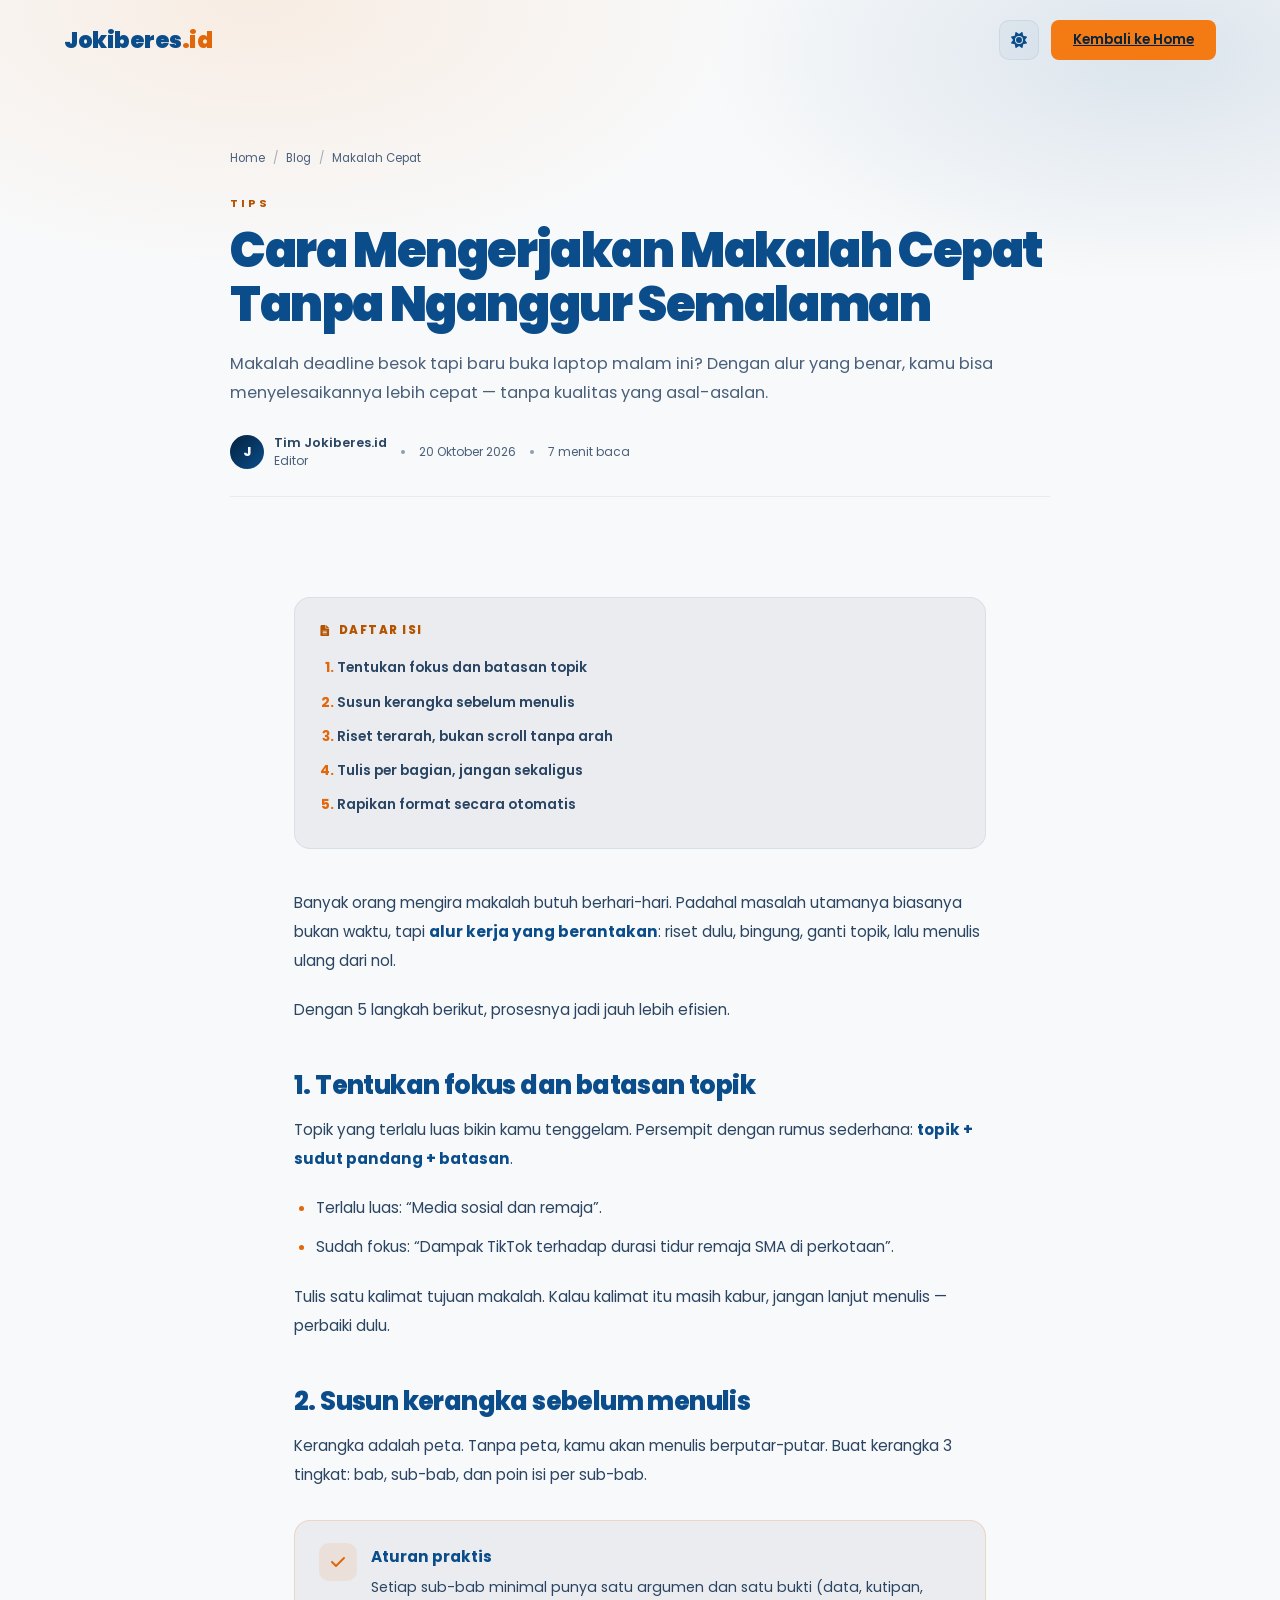
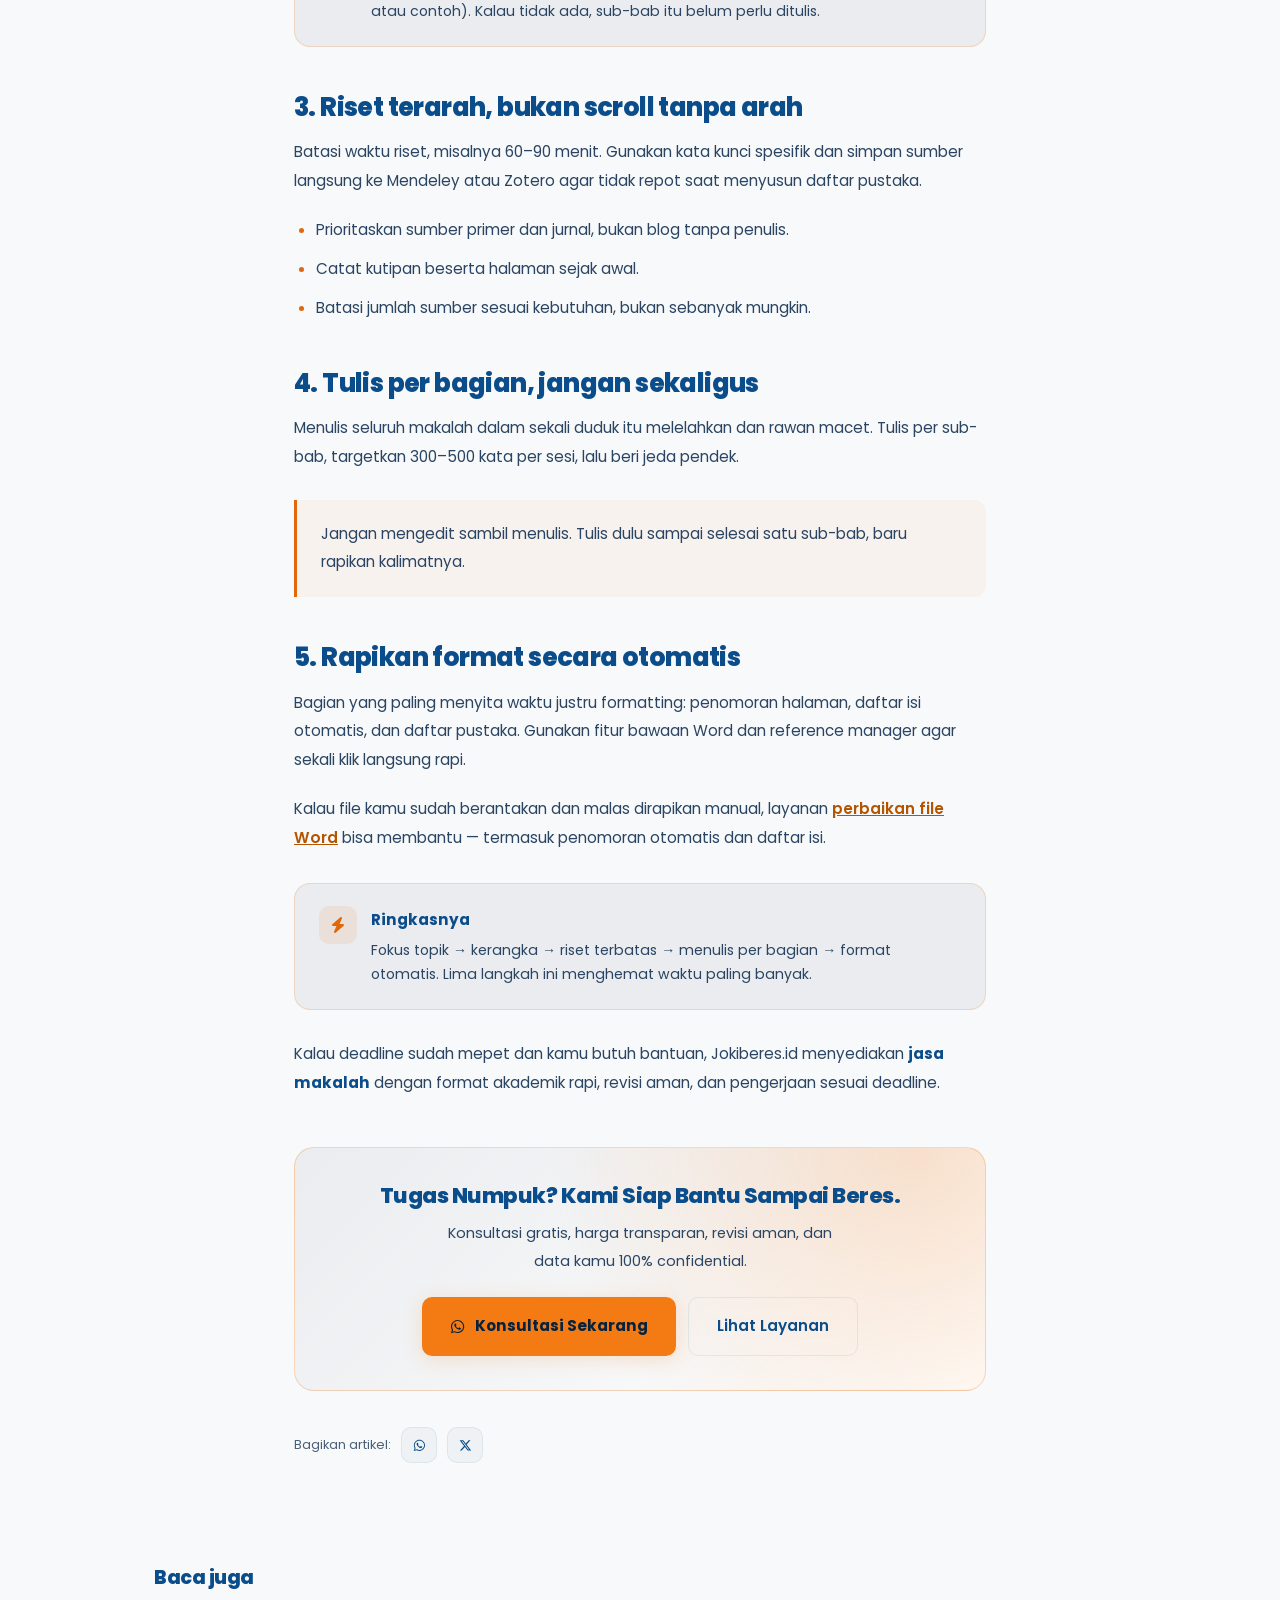
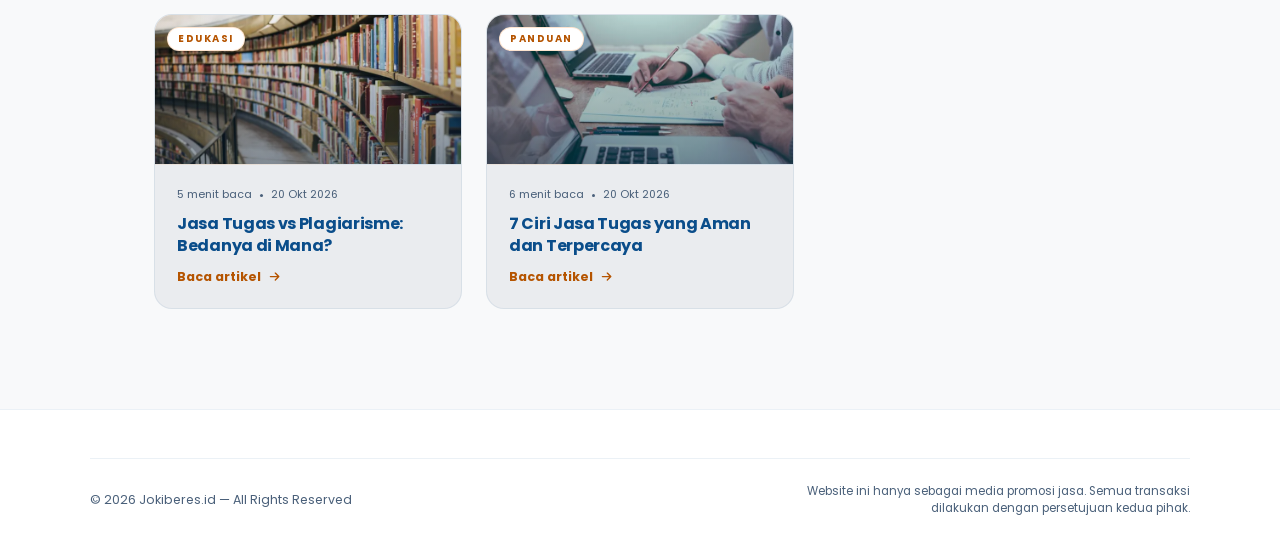
<file: blog/tips-mengerjakan-makalah-cepat.html>
<!DOCTYPE html>
<html lang="id" data-theme="light">
<head>
<meta charset="UTF-8">
<meta name="viewport" content="width=device-width, initial-scale=1.0">
<title>Cara Mengerjakan Makalah Cepat Tanpa Nganggur Semalaman — Jokiberes.id</title>
<meta name="description" content="Cara mengerjakan makalah cepat dengan alur 5 langkah: tentukan fokus, susun kerangka, riset terarah, tulis per bagian, dan rapikan format otomatis.">
<meta name="robots" content="index, follow, max-image-preview:large">
<meta name="keywords" content="cara mengerjakan makalah cepat, tips makalah, format makalah, jasa makalah, makalah kuliah">
<meta name="theme-color" content="#F8F9FA" media="(prefers-color-scheme: light)">
<meta name="theme-color" content="#0D1117" media="(prefers-color-scheme: dark)">
<link rel="canonical" href="https://www.jokiberes.my.id/blog/tips-mengerjakan-makalah-cepat.html">
<meta property="og:type" content="article">
<meta property="og:site_name" content="Jokiberes.id">
<meta property="og:locale" content="id_ID">
<meta property="og:title" content="Cara Mengerjakan Makalah Cepat Tanpa Nganggur Semalaman">
<meta property="og:description" content="Alur 5 langkah mengerjakan makalah lebih cepat: fokus topik, kerangka, riset terarah, menulis per bagian, dan format otomatis.">
<meta property="og:url" content="https://www.jokiberes.my.id/blog/tips-mengerjakan-makalah-cepat.html">
<meta property="og:image" content="https://www.jokiberes.my.id/img/og-image.png">
<meta property="article:published_time" content="2026-10-20">
<meta name="twitter:card" content="summary_large_image">
<meta name="twitter:title" content="Cara Mengerjakan Makalah Cepat">
<meta name="twitter:description" content="Alur 5 langkah mengerjakan makalah lebih cepat dan rapi.">
<meta name="twitter:image" content="https://www.jokiberes.my.id/img/og-image.png">

<script src="../js/theme.js"></script>
<link rel="preconnect" href="https://fonts.googleapis.com">
<link rel="preconnect" href="https://fonts.gstatic.com" crossorigin>
<link href="https://fonts.googleapis.com/css2?family=Poppins:wght@400;500;600;700;800;900&display=optional" rel="stylesheet">
<link rel="stylesheet" href="../css/style.css">
<noscript><style>.reveal{opacity:1!important;transform:none!important}</style></noscript>
<link rel="icon" href="../favicon.svg" type="image/svg+xml">
<link rel="icon" href="../favicon-32.png" sizes="32x32" type="image/png">
<link rel="apple-touch-icon" href="../apple-touch-icon.png">

<script type="application/ld+json">
{
  "@context": "https://schema.org",
  "@type": "Article",
  "headline": "Cara Mengerjakan Makalah Cepat Tanpa Nganggur Semalaman",
  "description": "Alur 5 langkah mengerjakan makalah lebih cepat, tetap rapi, dan sesuai format dosen.",
  "image": "https://www.jokiberes.my.id/img/og-image.png",
  "datePublished": "2026-10-20",
  "dateModified": "2026-10-20",
  "author": {"@type": "Organization", "name": "Jokiberes.id", "url": "https://www.jokiberes.my.id/"},
  "publisher": {"@type": "Organization", "name": "Jokiberes.id", "logo": {"@type": "ImageObject", "url": "https://www.jokiberes.my.id/apple-touch-icon.png"}},
  "mainEntityOfPage": {"@type": "WebPage", "@id": "https://www.jokiberes.my.id/blog/tips-mengerjakan-makalah-cepat.html"}
}
</script>
<script type="application/ld+json">
{
  "@context": "https://schema.org",
  "@type": "BreadcrumbList",
  "itemListElement": [
    {"@type": "ListItem", "position": 1, "name": "Home", "item": "https://www.jokiberes.my.id/"},
    {"@type": "ListItem", "position": 2, "name": "Blog", "item": "https://www.jokiberes.my.id/blog/"},
    {"@type": "ListItem", "position": 3, "name": "7 Ciri Jasa Tugas yang Aman", "item": "https://www.jokiberes.my.id/blog/tips-mengerjakan-makalah-cepat.html"}
  ]
}
</script>
</head>
<body>

<nav id="navbar" class="scrolled" aria-label="Navigasi utama">
  <a href="../index.html" class="nav-logo">Jokiberes<span>.id</span></a>
  <div class="nav-actions">
    <button type="button" class="theme-toggle" id="themeToggle" aria-label="Aktifkan mode gelap" aria-pressed="false" title="Ubah mode gelap/terang">
      <svg class="icon icon-sun" aria-hidden="true"><use href="../img/icons.svg#sun"></use></svg>
      <svg class="icon icon-moon" aria-hidden="true"><use href="../img/icons.svg#moon"></use></svg>
    </button>
    <a href="../index.html" class="btn-nav">Kembali ke Home</a>
  </div>
</nav>

<header class="post-hero">
  <div class="post-hero-inner">
    <nav class="breadcrumbs" aria-label="Breadcrumb">
      <a href="../index.html">Home</a><span class="sep">/</span>
      <a href="index.html">Blog</a><span class="sep">/</span>
      <span aria-current="page">Makalah Cepat</span>
    </nav>
    <div class="section-label label-center">Tips</div>
    <h1 class="post-title">Cara Mengerjakan Makalah Cepat Tanpa Nganggur Semalaman</h1>
    <p class="post-lead">Makalah deadline besok tapi baru buka laptop malam ini? Dengan alur yang benar, kamu bisa menyelesaikannya lebih cepat — tanpa kualitas yang asal-asalan.</p>
    <div class="post-meta">
      <div class="post-author">
        <div class="post-avatar" aria-hidden="true">J</div>
        <div><span class="post-meta-strong">Tim Jokiberes.id</span><span>Editor</span></div>
      </div>
      <span class="post-meta-sep"></span>
      <span>20 Oktober 2026</span>
      <span class="post-meta-sep"></span>
      <span>7 menit baca</span>
    </div>
  </div>
</header>

<main class="post-layout">
  <article class="post-body">
    <div class="post-toc">
      <div class="post-toc-title"><svg class="icon" aria-hidden="true"><use href="../img/icons.svg#file-alt"></use></svg> Daftar Isi</div>
      <ol>
        <li><a href="#fokus">Tentukan fokus dan batasan topik</a></li>
        <li><a href="#kerangka">Susun kerangka sebelum menulis</a></li>
        <li><a href="#riset">Riset terarah, bukan scroll tanpa arah</a></li>
        <li><a href="#tulis">Tulis per bagian, jangan sekaligus</a></li>
        <li><a href="#format">Rapikan format secara otomatis</a></li>
      </ol>
    </div>

    <p>Banyak orang mengira makalah butuh berhari-hari. Padahal masalah utamanya biasanya bukan waktu, tapi <strong>alur kerja yang berantakan</strong>: riset dulu, bingung, ganti topik, lalu menulis ulang dari nol.</p>
    <p>Dengan 5 langkah berikut, prosesnya jadi jauh lebih efisien.</p>

    <h2 id="fokus">1. Tentukan fokus dan batasan topik</h2>
    <p>Topik yang terlalu luas bikin kamu tenggelam. Persempit dengan rumus sederhana: <strong>topik + sudut pandang + batasan</strong>.</p>
    <ul>
      <li>Terlalu luas: “Media sosial dan remaja”.</li>
      <li>Sudah fokus: “Dampak TikTok terhadap durasi tidur remaja SMA di perkotaan”.</li>
    </ul>
    <p>Tulis satu kalimat tujuan makalah. Kalau kalimat itu masih kabur, jangan lanjut menulis — perbaiki dulu.</p>

    <h2 id="kerangka">2. Susun kerangka sebelum menulis</h2>
    <p>Kerangka adalah peta. Tanpa peta, kamu akan menulis berputar-putar. Buat kerangka 3 tingkat: bab, sub-bab, dan poin isi per sub-bab.</p>
    <div class="callout">
      <div class="callout-icon"><svg class="icon" aria-hidden="true"><use href="../img/icons.svg#check"></use></svg></div>
      <div><strong>Aturan praktis</strong><p>Setiap sub-bab minimal punya satu argumen dan satu bukti (data, kutipan, atau contoh). Kalau tidak ada, sub-bab itu belum perlu ditulis.</p></div>
    </div>

    <h2 id="riset">3. Riset terarah, bukan scroll tanpa arah</h2>
    <p>Batasi waktu riset, misalnya 60–90 menit. Gunakan kata kunci spesifik dan simpan sumber langsung ke Mendeley atau Zotero agar tidak repot saat menyusun daftar pustaka.</p>
    <ul>
      <li>Prioritaskan sumber primer dan jurnal, bukan blog tanpa penulis.</li>
      <li>Catat kutipan beserta halaman sejak awal.</li>
      <li>Batasi jumlah sumber sesuai kebutuhan, bukan sebanyak mungkin.</li>
    </ul>

    <h2 id="tulis">4. Tulis per bagian, jangan sekaligus</h2>
    <p>Menulis seluruh makalah dalam sekali duduk itu melelahkan dan rawan macet. Tulis per sub-bab, targetkan 300–500 kata per sesi, lalu beri jeda pendek.</p>
    <blockquote><p>Jangan mengedit sambil menulis. Tulis dulu sampai selesai satu sub-bab, baru rapikan kalimatnya.</p></blockquote>

    <h2 id="format">5. Rapikan format secara otomatis</h2>
    <p>Bagian yang paling menyita waktu justru formatting: penomoran halaman, daftar isi otomatis, dan daftar pustaka. Gunakan fitur bawaan Word dan reference manager agar sekali klik langsung rapi.</p>
    <p>Kalau file kamu sudah berantakan dan malas dirapikan manual, layanan <a href="../index.html#services">perbaikan file Word</a> bisa membantu — termasuk penomoran otomatis dan daftar isi.</p>

    <div class="callout">
      <div class="callout-icon"><svg class="icon" aria-hidden="true"><use href="../img/icons.svg#bolt"></use></svg></div>
      <div><strong>Ringkasnya</strong><p>Fokus topik → kerangka → riset terbatas → menulis per bagian → format otomatis. Lima langkah ini menghemat waktu paling banyak.</p></div>
    </div>

    <p>Kalau deadline sudah mepet dan kamu butuh bantuan, Jokiberes.id menyediakan <strong>jasa makalah</strong> dengan format akademik rapi, revisi aman, dan pengerjaan sesuai deadline.</p>

    <div class="post-cta">
      <h2>Tugas Numpuk? Kami Siap Bantu Sampai Beres.</h2>
      <p>Konsultasi gratis, harga transparan, revisi aman, dan data kamu 100% confidential.</p>
      <div class="post-cta-btns">
        <a href="https://wa.me/6285784745749?text=Halo%20Kak%2C%20saya%20mau%20konsultasi%20jasa%20tugas." class="btn-primary" target="_blank" rel="noopener"><svg class="icon" aria-hidden="true"><use href="../img/icons.svg#whatsapp"></use></svg> Konsultasi Sekarang</a>
        <a href="../index.html#services" class="btn-secondary">Lihat Layanan</a>
      </div>
    </div>

    <div class="post-share">
      <span>Bagikan artikel:</span>
      <a href="https://wa.me/?text=Cara%20Mengerjakan%20Makalah%20Cepat%20https%3A%2F%2Fwww.jokiberes.my.id%2Fblog%2Ftips-mengerjakan-makalah-cepat.html" target="_blank" rel="noopener" aria-label="Bagikan ke WhatsApp"><svg class="icon" aria-hidden="true"><use href="../img/icons.svg#whatsapp"></use></svg></a>
      <a href="https://x.com/intent/tweet?text=7%20Ciri%20Jasa%20Tugas%20yang%20Aman&url=https%3A%2F%2Fwww.jokiberes.my.id%2Fblog%2Fcara-memilih-jasa-tugas-aman.html" target="_blank" rel="noopener" aria-label="Bagikan ke X"><svg class="icon" aria-hidden="true"><use href="../img/icons.svg#x-twitter"></use></svg></a>
    </div>
  </article>
</main>

<section class="post-related">
  <div class="post-related-title">Baca juga</div>
  <div class="blog-grid">
    <a href="jasa-tugas-dan-plagiarisme.html" class="blog-card">
      <div class="blog-cover"><span class="blog-cover-tag">Edukasi</span><picture>
            <source srcset="../img/blog-etika.webp" type="image/webp">
            <img src="../img/blog-etika.jpg" alt="Buku dan tumpukan bacaan di perpustakaan" class="blog-cover-img" width="720" height="481" loading="lazy" decoding="async">
          </picture></div>
      <div class="blog-body">
        <div class="blog-meta"><span>5 menit baca</span><span class="dot-sep"></span><span>20 Okt 2026</span></div>
        <div class="blog-card-title">Jasa Tugas vs Plagiarisme: Bedanya di Mana?</div>
        <span class="blog-readmore">Baca artikel <svg class="icon" aria-hidden="true"><use href="../img/icons.svg#arrow-right"></use></svg></span>
      </div>
    </a>
    <a href="cara-memilih-jasa-tugas-aman.html" class="blog-card">
      <div class="blog-cover"><span class="blog-cover-tag">Panduan</span><picture>
            <source srcset="../img/blog-aman.webp" type="image/webp">
            <img src="../img/blog-aman.jpg" alt="Orang menyusun dokumen dan checklist di meja kerja" class="blog-cover-img" width="720" height="481" loading="lazy" decoding="async">
          </picture></div>
      <div class="blog-body">
        <div class="blog-meta"><span>6 menit baca</span><span class="dot-sep"></span><span>20 Okt 2026</span></div>
        <div class="blog-card-title">7 Ciri Jasa Tugas yang Aman dan Terpercaya</div>
        <span class="blog-readmore">Baca artikel <svg class="icon" aria-hidden="true"><use href="../img/icons.svg#arrow-right"></use></svg></span>
      </div>
    </a>
  </div>
</section>

<footer>
  <div class="footer-bottom">
    <div class="footer-copy">© 2026 Jokiberes.id — All Rights Reserved</div>
    <div class="footer-disclaimer">Website ini hanya sebagai media promosi jasa. Semua transaksi dilakukan dengan persetujuan kedua pihak.</div>
  </div>
</footer>

<script src="../js/script.js"></script>
</body>
</html>
</file>
<file: css/style.css>
*, *::before, *::after { margin: 0; padding: 0; box-sizing: border-box; }

  :root {
    --navy: #0A4D8A;
    --navy-dark: #05223e;
    --navy-light: #1664ae;
    --orange: #F47A13;
    --orange-dark: #c45d07;
    --orange-light: #ff933b;
    --orange-glow: rgba(244, 122, 19, 0.18);

    /* Accessible text variants of the accent color */
    --orange-text: #B55400;
    --orange-strong: #E2660A;
    --green-text: #1B7F32;
    --wa-text: #0E7A40;
    --ig-text: #C62368;

    /* Mapping legacy colors to the new three-color palette */
    --red: var(--orange);
    --red-dark: var(--orange-dark);
    --red-light: var(--orange-light);
    --red-glow: var(--orange-glow);
    
    /* Background colors (White / Off-White palette) */
    --black: #F8F9FA;
    --black2: #FFFFFF;
    --black3: #EAECEF;
    
    /* Text colors (Navy palette) */
    --white: #0A4D8A;
    --gray: #4A607A;
    --gray-light: #2A4563;
    
    --glass: rgba(10, 77, 138, 0.04);
    --glass-border: rgba(10, 77, 138, 0.08);

    /* Loader & scrolled nav bg */
    --loader-bg: #F8F9FA;
    --nav-scrolled-bg: rgba(248, 249, 250, 0.85);
    --lightbox-bg: rgba(248, 249, 250, 0.95);
    --mobile-nav-bg: #F8F9FA;

    /* Hover accent rgba */
    --accent-rgba-005: rgba(244, 122, 19, 0.05);
    --accent-rgba-01: rgba(244, 122, 19, 0.1);
    --accent-rgba-015: rgba(244, 122, 19, 0.15);
    --accent-rgba-02: rgba(244, 122, 19, 0.2);
    --accent-rgba-025: rgba(244, 122, 19, 0.25);
    --accent-rgba-03: rgba(244, 122, 19, 0.3);
    --accent-rgba-04: rgba(244, 122, 19, 0.4);

    --card-shadow: rgba(0, 0, 0, 0.08);
    --card-shadow-hover: rgba(0, 0, 0, 0.15);

    /* Select option bg */
    --select-option-bg: #EAECEF;

  }

  /* DARK MODE */
  [data-theme="dark"] {
    --navy: #5BA3E0;
    --navy-dark: #05223e;
    --navy-light: #74B5ED;
    --orange: #F47A13;
    --orange-dark: #c45d07;
    --orange-light: #ff933b;
    --orange-glow: rgba(244, 122, 19, 0.25);

    --orange-text: #F47A13;
    --orange-strong: #FF933B;
    --green-text: #4ADE80;
    --wa-text: #25D366;
    --ig-text: #E1306C;

    --red: var(--orange);
    --red-dark: var(--orange-dark);
    --red-light: var(--orange-light);
    --red-glow: var(--orange-glow);

    --black: #0D1117;
    --black2: #161B22;
    --black3: #1C2333;

    --white: #E6EDF3;
    --gray: #8B949E;
    --gray-light: #C9D1D9;

    --glass: rgba(255, 255, 255, 0.04);
    --glass-border: rgba(255, 255, 255, 0.08);

    --loader-bg: #0D1117;
    --nav-scrolled-bg: rgba(13, 17, 23, 0.88);
    --lightbox-bg: rgba(13, 17, 23, 0.95);
    --mobile-nav-bg: #0D1117;

    --accent-rgba-005: rgba(244, 122, 19, 0.06);
    --accent-rgba-01: rgba(244, 122, 19, 0.12);
    --accent-rgba-015: rgba(244, 122, 19, 0.18);
    --accent-rgba-02: rgba(244, 122, 19, 0.22);
    --accent-rgba-025: rgba(244, 122, 19, 0.28);
    --accent-rgba-03: rgba(244, 122, 19, 0.35);
    --accent-rgba-04: rgba(244, 122, 19, 0.45);

    --card-shadow: rgba(0, 0, 0, 0.3);
    --card-shadow-hover: rgba(0, 0, 0, 0.5);

    --select-option-bg: #1C2333;
  }

  html { scroll-behavior: smooth; }

  body {
    font-family: 'Poppins', sans-serif;
    background: var(--black);
    color: var(--white);
    overflow-x: hidden;
  }

  [hidden] { display: none !important; }

  .wrap { max-width: 1100px; margin: 0 auto; }
  .why-section-head { margin-top: 80px; }

  /* SVG ICON SYSTEM */
  .icon {
    width: 1em;
    height: 1em;
    fill: currentColor;
    display: inline-block;
    vertical-align: -0.125em;
    flex-shrink: 0;
  }

  /* ACCESSIBILITY */
  .skip-link {
    position: absolute;
    top: -60px;
    left: 16px;
    z-index: 100000;
    background: var(--orange-strong);
    color: #FFFFFF;
    padding: 12px 20px;
    border-radius: 0 0 10px 10px;
    font-size: 0.85rem;
    font-weight: 600;
    text-decoration: none;
    transition: top 0.2s ease;
  }
  .skip-link:focus { top: 0; }

  a:focus-visible,
  button:focus-visible,
  input:focus-visible,
  select:focus-visible,
  textarea:focus-visible {
    outline: 3px solid var(--orange-strong);
    outline-offset: 2px;
    border-radius: 6px;
  }

  @media (prefers-reduced-motion: reduce) {
    html { scroll-behavior: auto; }
    *, *::before, *::after {
      animation-duration: 0.001ms !important;
      animation-iteration-count: 1 !important;
      transition-duration: 0.001ms !important;
    }
    .reveal { opacity: 1 !important; transform: none !important; }
    .loader-bar-fill { width: 100%; }
  }

  /* LOADING SCREEN */
  #loader {
    position: fixed; inset: 0;
    background: var(--loader-bg);
    z-index: 99997;
    display: flex;
    flex-direction: column;
    align-items: center;
    justify-content: center;
    gap: 20px;
    transition: opacity 0.5s ease, visibility 0.5s ease;
  }
  #loader.hidden { opacity: 0; visibility: hidden; }
  .loader-logo {
    font-size: 2rem;
    font-weight: 900;
    letter-spacing: -1px;
    color: var(--navy);
  }
  .loader-logo span { color: var(--orange-text); }
  .loader-bar {
    width: 200px; height: 3px;
    background: var(--black3);
    border-radius: 99px;
    overflow: hidden;
  }
  .loader-bar-fill {
    height: 100%;
    background: linear-gradient(90deg, var(--orange-dark), var(--orange-light));
    border-radius: 99px;
    animation: loadfill 1.8s ease forwards;
  }
  @keyframes loadfill { from { width: 0; } to { width: 100%; } }
  .loader-text {
    font-size: 0.75rem;
    color: var(--gray);
    letter-spacing: 2px;
    text-transform: uppercase;
    animation: blink 1s infinite;
  }
  @keyframes blink { 0%,100%{opacity:1} 50%{opacity:0.3} }

  /* NAVBAR */
  nav {
    position: fixed;
    top: 0; left: 0; right: 0;
    z-index: 1000;
    padding: 20px 5%;
    display: flex;
    align-items: center;
    justify-content: space-between;
    transition: all 0.4s ease;
  }
  nav.scrolled {
    background: var(--nav-scrolled-bg);
    backdrop-filter: blur(20px);
    -webkit-backdrop-filter: blur(20px);
    border-bottom: 1px solid var(--glass-border);
    padding: 14px 5%;
  }
  .nav-logo {
    font-size: 1.4rem;
    font-weight: 900;
    letter-spacing: -0.5px;
    text-decoration: none;
    color: var(--navy);
  }
  .nav-logo span { color: var(--orange-strong); }
  .nav-links {
    display: flex;
    align-items: center;
    gap: 36px;
    list-style: none;
  }
  .nav-links a {
    color: var(--gray-light);
    text-decoration: none;
    font-size: 0.875rem;
    font-weight: 500;
    transition: color 0.2s;
    position: relative;
  }
  .nav-links a::after {
    content: '';
    position: absolute;
    bottom: -4px; left: 0;
    width: 0; height: 2px;
    background: var(--red);
    transition: width 0.3s;
    border-radius: 2px;
  }
  .nav-links a:hover { color: var(--navy); }
  .nav-links a:hover::after { width: 100%; }
  .nav-links a.active { color: var(--navy); }
  .nav-links a.active::after { width: 100%; }
  .btn-nav {
    background: var(--orange);
    color: var(--navy-dark) !important;
    padding: 10px 22px;
    border-radius: 8px;
    font-weight: 600;
    font-size: 0.85rem !important;
    transition: background 0.2s, transform 0.2s, box-shadow 0.2s !important;
  }
  .btn-nav:hover {
    background: var(--orange-light) !important;
    transform: translateY(-2px);
    box-shadow: 0 8px 24px var(--orange-glow);
  }
  .btn-nav::after { display: none !important; }
  .nav-actions {
    display: flex;
    align-items: center;
    gap: 12px;
  }
  .hamburger {
    display: none;
    flex-direction: column;
    gap: 5px;
    cursor: pointer;
    padding: 4px;
    background: none;
    border: none;
  }
  .hamburger span {
    display: block;
    width: 24px; height: 2px;
    background: var(--navy);
    border-radius: 2px;
    transition: all 0.3s;
  }

  /* HERO */
  #home {
    min-height: 100vh;
    display: flex;
    align-items: center;
    padding: 120px 5% 80px;
    position: relative;
    overflow: hidden;
  }
  .hero-bg {
    position: absolute;
    inset: 0;
    background: 
      radial-gradient(ellipse 60% 60% at 70% 40%, var(--accent-rgba-005) 0%, transparent 70%),
      radial-gradient(ellipse 40% 40% at 20% 80%, var(--glass) 0%, transparent 60%);
  }
  .hero-grid {
    position: absolute;
    inset: 0;
    background-image: 
      linear-gradient(var(--glass-border) 1px, transparent 1px),
      linear-gradient(90deg, var(--glass-border) 1px, transparent 1px);
    background-size: 60px 60px;
    mask-image: radial-gradient(ellipse 80% 80% at 50% 50%, black 30%, transparent 80%);
  }
  .hero-inner {
    display: grid;
    grid-template-columns: 1fr 1fr;
    gap: 60px;
    align-items: center;
    width: 100%;
    max-width: 1200px;
    margin: 0 auto;
    position: relative;
  }
  .hero-badge {
    display: inline-flex;
    align-items: center;
    gap: 8px;
    background: var(--glass);
    border: 1px solid var(--glass-border);
    border-radius: 99px;
    padding: 6px 16px;
    font-size: 0.75rem;
    font-weight: 500;
    color: var(--gray-light);
    margin-bottom: 24px;
    backdrop-filter: blur(10px);
    animation: fadeUp 0.6s ease both;
  }
  .hero-badge .icon { color: var(--orange-text); font-size: 0.7rem; }
  .hero-title {
    font-size: clamp(2.2rem, 4.5vw, 3.8rem);
    font-weight: 900;
    line-height: 1.1;
    letter-spacing: -1.5px;
    margin-bottom: 20px;
    animation: fadeUp 0.6s 0.1s ease both;
  }
  .hero-title .accent { color: var(--orange-strong); }
  .hero-title .underline-red {
    position: relative;
    display: inline-block;
  }
  .hero-title .underline-red::after {
    content: '';
    position: absolute;
    bottom: 2px; left: 0; right: 0;
    height: 4px;
    background: linear-gradient(90deg, var(--red), var(--red-light));
    border-radius: 2px;
    transform: scaleX(0);
    transform-origin: left;
    animation: lineExpand 0.8s 0.8s ease forwards;
  }
  @keyframes lineExpand { to { transform: scaleX(1); } }
  .hero-sub {
    font-size: 1.05rem;
    color: var(--gray);
    line-height: 1.7;
    margin-bottom: 36px;
    font-weight: 400;
    animation: fadeUp 0.6s 0.2s ease both;
  }
  .hero-sub strong { color: var(--gray-light); font-weight: 600; }
  .hero-btns {
    display: flex;
    gap: 14px;
    flex-wrap: wrap;
    animation: fadeUp 0.6s 0.3s ease both;
  }
  .btn-primary {
    display: inline-flex;
    align-items: center;
    gap: 10px;
    background: var(--orange);
    color: var(--navy-dark);
    padding: 14px 28px;
    border-radius: 10px;
    text-decoration: none;
    font-weight: 700;
    font-size: 0.95rem;
    transition: all 0.25s ease;
    box-shadow: 0 4px 20px var(--orange-glow);
  }
  .btn-primary:hover {
    background: var(--orange-light);
    transform: translateY(-3px);
    box-shadow: 0 12px 32px var(--accent-rgba-03);
  }
  .btn-secondary {
    display: inline-flex;
    align-items: center;
    gap: 10px;
    background: transparent;
    color: var(--navy);
    padding: 14px 28px;
    border-radius: 10px;
    text-decoration: none;
    font-weight: 600;
    font-size: 0.95rem;
    border: 1.5px solid var(--glass-border);
    transition: all 0.25s ease;
    backdrop-filter: blur(10px);
  }
  .btn-secondary:hover {
    border-color: var(--orange);
    color: var(--orange);
    transform: translateY(-3px);
    background: var(--accent-rgba-005);
  }
  .hero-stats {
    display: flex;
    gap: 28px;
    margin-top: 48px;
    animation: fadeUp 0.6s 0.4s ease both;
  }
  .stat-item { text-align: left; }
  .stat-num {
    font-size: 1.6rem;
    font-weight: 800;
    color: var(--white);
    letter-spacing: -1px;
  }
  .stat-num span { color: var(--orange-strong); }
  .stat-label { font-size: 0.72rem; color: var(--gray); font-weight: 500; margin-top: 2px; }
  .stat-divider { width: 1px; background: var(--glass-border); align-self: stretch; }

  /* HERO VISUAL */
  .hero-visual {
    position: relative;
    animation: fadeUp 0.6s 0.2s ease both;
    margin-top: -100px;
  }
  .hero-card-main {
    background: var(--black3);
    border: 1px solid var(--glass-border);
    border-radius: 20px;
    padding: 28px;
    position: relative;
    overflow: hidden;
  }
  .hero-card-main::before {
    content: '';
    position: absolute;
    top: 0; left: 0; right: 0;
    height: 2px;
    background: linear-gradient(90deg, transparent, var(--orange), transparent);
  }
  .card-header {
    display: flex;
    align-items: center;
    gap: 10px;
    margin-bottom: 20px;
  }
  .dot { width: 10px; height: 10px; border-radius: 50%; }
  .dot.red { background: #FF5F57; }
  .dot.yellow { background: #FEBC2E; }
  .dot.green { background: #28C840; }
  .card-title { font-size: 0.8rem; color: var(--gray); margin-left: auto; }
  .service-list { display: flex; flex-direction: column; gap: 12px; }
  .service-item {
    display: flex;
    align-items: center;
    gap: 12px;
    background: var(--glass);
    border: 1px solid var(--glass-border);
    border-radius: 10px;
    padding: 12px 14px;
    transition: all 0.3s;
    cursor: default;
  }
  .service-item:hover {
    border-color: var(--accent-rgba-03);
    background: var(--accent-rgba-005);
    transform: translateX(4px);
  }
  .service-icon {
    width: 36px; height: 36px;
    background: var(--accent-rgba-01);
    border-radius: 8px;
    display: flex; align-items: center; justify-content: center;
    color: var(--red);
    font-size: 0.9rem;
    flex-shrink: 0;
  }
  .service-info { flex: 1; }
  .service-name { font-size: 0.82rem; font-weight: 600; margin-bottom: 2px; }
  .service-time { font-size: 0.7rem; color: var(--gray); }
  .service-status {
    font-size: 0.65rem;
    padding: 3px 8px;
    border-radius: 99px;
    font-weight: 600;
  }
  .status-ready { background: rgba(40,200,64,0.15); color: var(--green-text); }
  .status-fast { background: var(--accent-rgba-015); color: var(--orange-text); }

  /* FLOATING BADGES */
  .float-badge {
    position: absolute;
    background: var(--black3);
    border: 1px solid var(--glass-border);
    border-radius: 10px;
    padding: 10px 14px;
    font-size: 0.75rem;
    font-weight: 600;
    display: flex;
    align-items: center;
    gap: 8px;
    backdrop-filter: blur(10px);
    animation: float 3s ease-in-out infinite;
    white-space: nowrap;
  }
  .float-badge.b1 { top: -60px; right: 20px; animation-delay: 0s; }
  .float-badge.b2 { top: -60px; left: 20px; animation-delay: 1s; }
  .float-badge.b3 { bottom: -60px; left: 50%; transform: translateX(-50%); animation-delay: 2s; }
  .float-badge .icon { color: var(--red); }
  @keyframes float { 0%,100%{transform:translateY(0)} 50%{transform:translateY(-8px)} }

  /* SECTION BASE */
  section { padding: 100px 5%; }
  .section-label {
    display: inline-block;
    font-size: 0.7rem;
    font-weight: 700;
    letter-spacing: 3px;
    text-transform: uppercase;
    color: var(--orange-text);
    margin-bottom: 12px;
    position: relative;
    padding-left: 20px;
  }
  .section-label::before {
    content: '';
    position: absolute;
    left: 0; top: 50%;
    transform: translateY(-50%);
    width: 12px; height: 2px;
    background: var(--red);
  }
  .section-title {
    font-size: clamp(1.8rem, 3vw, 2.8rem);
    font-weight: 800;
    letter-spacing: -1px;
    line-height: 1.2;
    margin-bottom: 16px;
  }
  .section-sub {
    font-size: 1rem;
    color: var(--gray);
    max-width: 520px;
    line-height: 1.7;
  }
  .section-head { margin-bottom: 60px; }
  .section-label.label-center { padding-left: 0; }
  .section-label.label-center::before { display: none; }
  .center { text-align: center; }
  .center .section-label { padding-left: 0; }
  .center .section-label::before { display: none; }
  .center .section-sub { margin: 0 auto; }

  /* SERVICES */
  #services { background: var(--black2); }
  .services-grid {
    display: grid;
    grid-template-columns: repeat(auto-fit, minmax(280px, 1fr));
    gap: 24px;
    margin-bottom: 60px;
  }
  .service-card {
    background: var(--black3);
    border: 1px solid var(--glass-border);
    border-radius: 16px;
    padding: 28px;
    transition: all 0.3s ease;
    position: relative;
    overflow: hidden;
    cursor: default;
  }
  .service-card::after {
    content: '';
    position: absolute;
    bottom: 0; left: 0; right: 0;
    height: 2px;
    background: linear-gradient(90deg, var(--orange), var(--orange-light));
    transform: scaleX(0);
    transition: transform 0.3s ease;
  }
  .service-card:hover { 
    border-color: var(--accent-rgba-025); 
    transform: translateY(-6px);
    box-shadow: 0 24px 48px var(--card-shadow-hover), 0 0 0 1px var(--accent-rgba-01);
  }
  .service-card:hover::after { transform: scaleX(1); }
  .sc-icon {
    width: 52px; height: 52px;
    background: var(--accent-rgba-01);
    border-radius: 12px;
    display: flex; align-items: center; justify-content: center;
    color: var(--red);
    font-size: 1.3rem;
    margin-bottom: 20px;
    transition: all 0.3s;
  }
  .service-card:hover .sc-icon {
    background: var(--accent-rgba-02);
    box-shadow: 0 0 20px var(--red-glow);
  }
  .sc-name { font-size: 1.05rem; font-weight: 700; margin-bottom: 10px; }
  .sc-desc { font-size: 0.85rem; color: var(--gray); line-height: 1.6; margin-bottom: 16px; }
  .sc-features { display: flex; flex-direction: column; gap: 6px; }
  .sc-feat {
    display: flex;
    align-items: center;
    gap: 8px;
    font-size: 0.78rem;
    color: var(--gray-light);
  }
  .sc-feat .icon { color: var(--orange-text); font-size: 0.7rem; }
  .service-card-cta { border-color: var(--accent-rgba-02); background: var(--accent-rgba-005); }
  .sc-icon-cta { background: var(--accent-rgba-02) !important; }

  /* WHY US */
  .why-grid {
    display: grid;
    grid-template-columns: repeat(auto-fit, minmax(200px, 1fr));
    gap: 20px;
  }
  .why-card {
    text-align: center;
    padding: 32px 20px;
    background: var(--glass);
    border: 1px solid var(--glass-border);
    border-radius: 16px;
    transition: all 0.3s;
  }
  .why-card:hover {
    border-color: var(--accent-rgba-03);
    background: var(--accent-rgba-005);
    transform: translateY(-4px);
  }
  .why-icon {
    width: 56px; height: 56px;
    background: var(--accent-rgba-01);
    border-radius: 50%;
    display: flex; align-items: center; justify-content: center;
    color: var(--red);
    font-size: 1.4rem;
    margin: 0 auto 16px;
  }
  .why-title { font-size: 0.95rem; font-weight: 700; margin-bottom: 8px; }
  .why-desc { font-size: 0.78rem; color: var(--gray); line-height: 1.5; }

  /* REVIEWS */
  #reviews { background: var(--black); }
  .stats-strip {
    display: flex;
    justify-content: center;
    gap: 48px;
    flex-wrap: wrap;
    margin-bottom: 60px;
    padding: 32px;
    background: var(--glass);
    border: 1px solid var(--glass-border);
    border-radius: 16px;
    backdrop-filter: blur(10px);
  }
  .strip-stat { text-align: center; }
  .strip-num {
    font-size: 1.8rem;
    font-weight: 800;
    letter-spacing: -1px;
  }
  .strip-num .pct { color: var(--orange-strong); }
  .strip-label { font-size: 0.75rem; color: var(--gray); margin-top: 4px; }

  .screenshot-gallery {
    display: grid;
    grid-template-columns: repeat(4, 1fr);
    gap: 14px;
    margin-bottom: 48px;
  }
  .testi-thumb {
    display: block;
    width: 100%;
    padding: 0;
    border: none;
    background: none;
    cursor: zoom-in;
  }
  .testi-screenshot {
  width: 100%;
  height: 180px;
  object-fit: cover;
  border-radius: 10px;
  margin-bottom: 16px;
  border: 1px solid var(--glass-border);
  cursor: zoom-in;
  transition: transform 0.3s ease, box-shadow 0.3s ease, border-color 0.3s ease;
  }
  .testi-thumb:hover .testi-screenshot,
  .testi-thumb:focus-visible .testi-screenshot {
    transform: scale(1.03) translateY(-4px);
    box-shadow: 0 12px 32px var(--accent-rgba-025);
    border-color: var(--accent-rgba-04);
  }

  /* Lightbox */
  .lightbox {
    position: fixed;
    inset: 0;
    background: var(--lightbox-bg);
    backdrop-filter: blur(12px);
    z-index: 99999;
    display: flex;
    align-items: center;
    justify-content: center;
    opacity: 0;
    visibility: hidden;
    transition: all 0.3s ease;
    cursor: zoom-out;
  }
  .lightbox.open {
    opacity: 1;
    visibility: visible;
  }
  .lightbox img {
    max-width: 90vw;
    max-height: 85vh;
    border-radius: 14px;
    object-fit: contain;
    transform: scale(0.85);
    transition: transform 0.35s cubic-bezier(0.34, 1.56, 0.64, 1);
    box-shadow: 0 32px 80px var(--card-shadow-hover), 0 0 0 1px var(--accent-rgba-02);
  }
  .lightbox.open img {
    transform: scale(1);
  }
  .lightbox-close {
    position: absolute;
    top: 24px; right: 28px;
    color: var(--navy);
    font-size: 1.8rem;
    cursor: pointer;
    opacity: 0.6;
    transition: opacity 0.2s, transform 0.2s;
    background: none;
    border: none;
    line-height: 1;
  }
  .lightbox-close:hover {
    opacity: 1;
    transform: rotate(90deg);
  }
  .testimonial-slider { 
  position: relative; 
  overflow: hidden;
  width: 100%;
  }
  .testimonial-track {
  display: flex;
  gap: 24px;
  transition: transform 0.5s cubic-bezier(0.4, 0, 0.2, 1);
  will-change: transform;
  }
  .testi-card {
    min-width: 100%;
    background: var(--black3);
    border: 1px solid var(--glass-border);
    border-radius: 16px;
    padding: 28px;
    flex-shrink: 0;
    transition: all 0.3s;
    position: relative;
  }
  .testi-card::before {
    content: '"';
    position: absolute;
    top: 16px; right: 24px;
    font-size: 5rem;
    color: var(--accent-rgba-01);
    font-family: Georgia, serif;
    line-height: 1;
  }
  .testi-stars { color: #FFD700; font-size: 0.85rem; margin-bottom: 14px; letter-spacing: 2px; }
  .testi-text { font-size: 0.88rem; color: var(--gray-light); line-height: 1.7; margin-bottom: 20px; }
  .testi-user { display: flex; align-items: center; gap: 12px; }
  .testi-avatar {
    width: 42px; height: 42px;
    border-radius: 50%;
    background: linear-gradient(135deg, var(--navy-dark), var(--navy-light));
    display: flex; align-items: center; justify-content: center;
    font-weight: 700;
    font-size: 0.95rem;
    color: #FFFFFF;
  }
  .testi-name { font-weight: 600; font-size: 0.88rem; }
  .testi-role { font-size: 0.72rem; color: var(--gray); margin-top: 2px; }
  .testi-service {
    display: inline-block;
    margin-top: 4px;
    font-size: 0.65rem;
    padding: 2px 8px;
    border-radius: 99px;
    background: var(--accent-rgba-015);
    color: var(--orange-text);
    font-weight: 600;
  }
  .slider-controls {
    display: flex;
    align-items: center;
    justify-content: center;
    gap: 16px;
    margin-top: 36px;
  }
  .slider-btn {
    width: 44px; height: 44px;
    border-radius: 50%;
    border: 1.5px solid var(--glass-border);
    background: var(--glass);
    color: var(--navy);
    font-size: 0.9rem;
    cursor: pointer;
    transition: all 0.2s;
    display: flex; align-items: center; justify-content: center;
  }
  .slider-btn:hover {
    border-color: var(--orange);
    background: var(--accent-rgba-01);
    color: var(--orange);
  }
  .slider-dots { display: flex; gap: 6px; }
  .dot-indicator {
    width: 6px; height: 6px;
    padding: 0;
    border: none;
    border-radius: 99px;
    background: var(--glass-border);
    transition: all 0.3s;
    cursor: pointer;
  }
  .dot-indicator.active { background: var(--red); width: 24px; }

  /* FAQ */
  #faq { background: var(--black2); }
  .faq-grid { max-width: 760px; margin: 0 auto; display: flex; flex-direction: column; gap: 12px; }
  .faq-item {
    background: var(--black3);
    border: 1px solid var(--glass-border);
    border-radius: 12px;
    overflow: hidden;
    transition: border-color 0.3s;
  }
  .faq-item.active { border-color: var(--accent-rgba-03); }
  .faq-heading { margin: 0; font-size: inherit; font-weight: inherit; }
  .faq-q {
    width: 100%;
    padding: 20px 24px;
    display: flex;
    align-items: center;
    justify-content: space-between;
    gap: 16px;
    cursor: pointer;
    font-family: inherit;
    font-weight: 600;
    font-size: 0.92rem;
    text-align: left;
    background: none;
    border: none;
    user-select: none;
    color: var(--navy);
  }
  .faq-arrow {
    color: var(--gray);
    transition: transform 0.3s, color 0.3s;
    flex-shrink: 0;
    font-size: 0.8rem;
  }
  .faq-item.active .faq-arrow { transform: rotate(180deg); color: var(--orange); }
  .faq-a {
    max-height: 0;
    padding: 0;
    overflow: hidden;
    transition: max-height 0.4s ease, padding 0.3s;
    font-size: 0.85rem;
    color: var(--gray);
    line-height: 1.7;
  }
  .faq-item.active .faq-a { max-height: 400px; }
  .faq-a-inner { padding: 0 24px 20px; }
  .faq-more {
    text-align: center;
    margin-top: 36px;
    font-size: 0.85rem;
    color: var(--gray);
  }
  .faq-more a { color: var(--orange-text); font-weight: 600; }

  /* CONTACT */
  #contact { background: var(--black); }
  .contact-inner {
    display: grid;
    grid-template-columns: 1fr 1fr;
    gap: 60px;
    align-items: start;
    max-width: 1100px;
    margin: 0 auto;
  }
  .contact-cta-text {
    font-size: clamp(1.8rem, 2.5vw, 2.4rem);
    font-weight: 800;
    letter-spacing: -1px;
    line-height: 1.2;
    margin-bottom: 16px;
  }
  .contact-cta-text span { color: var(--orange-strong); }
  .contact-sub { font-size: 0.9rem; color: var(--gray); line-height: 1.7; margin-bottom: 36px; }
  .contact-channels { display: flex; flex-direction: column; gap: 14px; }
  .channel-btn {
    display: flex;
    align-items: center;
    gap: 14px;
    padding: 16px 20px;
    border-radius: 12px;
    text-decoration: none;
    font-weight: 600;
    font-size: 0.9rem;
    transition: all 0.25s;
    border: 1.5px solid transparent;
  }
  .channel-btn.wa { background: rgba(37,211,102,0.08); color: var(--wa-text); border-color: rgba(37,211,102,0.2); }
  .channel-btn.wa:hover { background: rgba(37,211,102,0.15); transform: translateX(6px); box-shadow: 0 8px 24px rgba(37,211,102,0.15); }
  .channel-btn.tk { background: var(--glass); color: var(--navy); border-color: var(--glass-border); }
  .channel-btn.tk:hover { background: var(--accent-rgba-005); transform: translateX(6px); }
  .channel-btn.ig { background: rgba(225,48,108,0.08); color: var(--ig-text); border-color: rgba(225,48,108,0.2); }
  .channel-btn.ig:hover { background: rgba(225,48,108,0.15); transform: translateX(6px); }
  .channel-btn.em { background: var(--accent-rgba-005); color: var(--orange-text); border-color: var(--accent-rgba-02); }
  .channel-btn.em:hover { background: var(--accent-rgba-015); transform: translateX(6px); }
  .channel-icon { font-size: 1.3rem; }
  .channel-arrow { margin-left: auto; font-size: 0.9rem; }
  .channel-title { font-size: 0.95rem; }
  .channel-sub { font-size: 0.75rem; opacity: 0.75; font-weight: 400; }

  /* FORM */
  .contact-form {
    background: var(--black3);
    border: 1px solid var(--glass-border);
    border-radius: 20px;
    padding: 36px;
    position: relative;
    overflow: hidden;
  }
  .contact-form::before {
    content: '';
    position: absolute;
    top: 0; left: 0; right: 0;
    height: 2px;
    background: linear-gradient(90deg, var(--orange), var(--orange-light), transparent);
  }
  .form-title { font-size: 1.1rem; font-weight: 700; margin-bottom: 24px; }
  .form-group { margin-bottom: 18px; }
  .form-label { font-size: 0.78rem; color: var(--gray); font-weight: 600; letter-spacing: 0.5px; margin-bottom: 8px; display: block; text-transform: uppercase; }
  .form-input {
    width: 100%;
    background: var(--glass);
    border: 1.5px solid var(--glass-border);
    border-radius: 10px;
    padding: 12px 16px;
    color: var(--white);
    font-family: 'Poppins', sans-serif;
    font-size: 0.88rem;
    transition: all 0.2s;
    outline: none;
  }
  .form-input:focus { border-color: var(--red); background: var(--accent-rgba-005); }
  .form-input::placeholder { color: var(--gray); }
  select.form-input option { background: var(--select-option-bg); color: var(--white); }
  .btn-submit {
    width: 100%;
    background: var(--red);
    color: var(--navy-dark);
    border: none;
    padding: 14px;
    border-radius: 10px;
    font-family: 'Poppins', sans-serif;
    font-size: 0.95rem;
    font-weight: 700;
    cursor: pointer;
    transition: all 0.25s;
    margin-top: 8px;
    display: flex; align-items: center; justify-content: center; gap: 10px;
  }
  .btn-submit:hover { background: var(--red-light); transform: translateY(-2px); box-shadow: 0 12px 32px var(--red-glow); }

  /* FOOTER */
  footer {
    background: var(--black2);
    border-top: 1px solid var(--glass-border);
    padding: 48px 5% 32px;
  }
  .footer-inner {
    display: grid;
    grid-template-columns: 1.5fr 1fr 1fr 1fr;
    gap: 40px;
    max-width: 1100px;
    margin: 0 auto 40px;
  }
  .footer-brand-name { font-size: 1.3rem; font-weight: 900; letter-spacing: -0.5px; margin-bottom: 12px; }
  .footer-brand-name span { color: var(--orange-strong); }
  .footer-brand-desc { font-size: 0.82rem; color: var(--gray); line-height: 1.6; }
  .footer-col-title { font-size: 0.8rem; font-weight: 700; letter-spacing: 1px; text-transform: uppercase; color: var(--white); margin-bottom: 16px; }
  .footer-links { display: flex; flex-direction: column; gap: 10px; }
  .footer-links a { font-size: 0.82rem; color: var(--gray); text-decoration: none; transition: color 0.2s; }
  .footer-links a:hover { color: var(--orange-text); }
  .social-links { display: flex; gap: 12px; margin-top: 20px; }
  .social-btn {
    width: 36px; height: 36px;
    border-radius: 8px;
    background: var(--glass);
    border: 1px solid var(--glass-border);
    display: flex; align-items: center; justify-content: center;
    color: var(--navy);
    text-decoration: none;
    font-size: 0.85rem;
    transition: all 0.2s;
  }
  .social-btn:hover { background: var(--accent-rgba-01); color: var(--orange-text); border-color: var(--accent-rgba-03); }
  .footer-bottom {
    border-top: 1px solid var(--glass-border);
    padding-top: 24px;
    display: flex;
    justify-content: space-between;
    align-items: center;
    flex-wrap: wrap;
    gap: 12px;
    max-width: 1100px;
    margin: 0 auto;
  }
  .footer-copy { font-size: 0.78rem; color: var(--gray); }
  .footer-disclaimer { font-size: 0.72rem; color: var(--gray); max-width: 400px; text-align: right; }

  /* FLOATING WA */
  .wa-float {
    position: fixed;
    bottom: 30px; right: 30px;
    z-index: 999;
    width: 58px; height: 58px;
    border-radius: 50%;
    background: #25D366;
    display: flex; align-items: center; justify-content: center;
    color: white;
    font-size: 1.6rem;
    text-decoration: none;
    box-shadow: 0 8px 24px rgba(37,211,102,0.4);
    transition: all 0.3s;
    animation: pulse-wa 2s ease-in-out infinite;
  }
  .wa-float:hover { transform: scale(1.1); box-shadow: 0 16px 40px rgba(37,211,102,0.5); }
  @keyframes pulse-wa {
    0%,100%{ box-shadow: 0 8px 24px rgba(37,211,102,0.4), 0 0 0 0 rgba(37,211,102,0.4); }
    70%{ box-shadow: 0 8px 24px rgba(37,211,102,0.4), 0 0 0 12px rgba(37,211,102,0); }
  }

  /* ANIMATIONS */
  @keyframes fadeUp {
    from { opacity: 0; transform: translateY(30px); }
    to { opacity: 1; transform: translateY(0); }
  }

  /* THEME TOGGLE BUTTON */
  .theme-toggle {
    width: 40px;
    height: 40px;
    border-radius: 10px;
    border: 1.5px solid var(--glass-border);
    background: var(--glass);
    color: var(--navy);
    font-size: 1rem;
    cursor: pointer;
    display: flex;
    align-items: center;
    justify-content: center;
    transition: all 0.3s ease;
    position: relative;
    overflow: hidden;
    flex-shrink: 0;
  }
  .theme-toggle:hover {
    border-color: var(--orange);
    background: var(--accent-rgba-01);
    color: var(--orange);
    transform: translateY(-2px);
  }
  .theme-toggle .icon-sun,
  .theme-toggle .icon-moon {
    position: absolute;
    transition: all 0.4s cubic-bezier(0.34, 1.56, 0.64, 1);
  }
  .theme-toggle .icon-sun {
    opacity: 1;
    transform: rotate(0deg) scale(1);
  }
  .theme-toggle .icon-moon {
    opacity: 0;
    transform: rotate(-90deg) scale(0.5);
  }
  [data-theme="dark"] .theme-toggle .icon-sun {
    opacity: 0;
    transform: rotate(90deg) scale(0.5);
  }
  [data-theme="dark"] .theme-toggle .icon-moon {
    opacity: 1;
    transform: rotate(0deg) scale(1);
  }

  /* Smooth transition for theme switching */
  body,
  body *:not(.loader-bar-fill):not(.theme-toggle .icon-sun):not(.theme-toggle .icon-moon) {
    transition: background-color 0.3s ease, color 0.3s ease, border-color 0.3s ease, box-shadow 0.3s ease;
  }
  .reveal {
    opacity: 0;
    transform: translateY(40px);
    transition: opacity 0.7s ease, transform 0.7s ease;
  }
  .reveal.visible { opacity: 1; transform: translateY(0); }
  .reveal-delay-1 { transition-delay: 0.1s; }
  .reveal-delay-2 { transition-delay: 0.2s; }
  .reveal-delay-3 { transition-delay: 0.3s; }
  .reveal-delay-4 { transition-delay: 0.4s; }

  /* MOBILE NAV */
  @media (max-width: 900px) {
    .nav-links { display: none; flex-direction: column; gap: 24px; position: absolute; top: 100%; left: 0; right: 0; background: var(--mobile-nav-bg); backdrop-filter: blur(20px); padding: 32px 5%; border-bottom: 1px solid var(--glass-border); }
    .nav-links.open { display: flex; }
    .hamburger { display: flex; }
    .hero-inner { grid-template-columns: 1fr; }
    .hero-visual { display: none; }
    .hero-stats { gap: 16px; }
    .contact-inner { grid-template-columns: 1fr; }
    .footer-inner { grid-template-columns: 1fr 1fr; }
    .footer-disclaimer { text-align: left; }
  }
  @media (max-width: 600px) {
    section { padding: 70px 5%; }
    .services-grid { grid-template-columns: 1fr; }
    .stats-strip { gap: 24px; }
    .footer-bottom { flex-direction: column; text-align: center; }
    .footer-disclaimer { text-align: center; max-width: 100%; }
    .why-grid {
      grid-template-columns: 1fr 1fr;
    }
    .why-card:last-child {
      grid-column: 1 / -1;
      max-width: 180px;
      margin: 0 auto;
    }
    .screenshot-gallery {
      grid-template-columns: 1fr 1fr !important;
      gap: 10px !important;
    }
    .testi-screenshot {
      height: 140px;
    }
    .testimonial-track {
      flex-direction: column;
      transform: none !important;
      gap: 16px;
    }
    .testi-card {
      min-width: unset;
      width: 100%;
    }
    .slider-controls {
      display: none;
    }
    .footer-inner { 
    grid-template-columns: 1fr 1fr;
    gap: 28px;
    }
    .footer-inner > div:first-child {
    grid-column: 1 / -1;
    }
  }

  /* LEGAL / CONTENT PAGES */
  .legal-page {
    padding: 140px 5% 100px;
    max-width: 900px;
    margin: 0 auto;
  }
  .legal-title {
    font-size: clamp(1.8rem, 3vw, 2.6rem);
    font-weight: 800;
    letter-spacing: -1px;
    margin-bottom: 8px;
  }
  .legal-updated { font-size: 0.8rem; color: var(--gray); margin-bottom: 40px; }
  .legal-content h2 {
    font-size: 1.15rem;
    font-weight: 700;
    margin: 32px 0 12px;
  }
  .legal-content p, .legal-content li {
    font-size: 0.9rem;
    color: var(--gray-light);
    line-height: 1.8;
  }
  .legal-content ul { margin: 8px 0 8px 22px; }
  .legal-content li { margin-bottom: 6px; }
  .legal-content a { color: var(--orange-text); font-weight: 600; }
  .legal-actions { display: flex; gap: 14px; flex-wrap: wrap; margin-top: 48px; }
  .error-code {
    font-size: clamp(4rem, 14vw, 9rem);
    font-weight: 900;
    line-height: 1;
    letter-spacing: -4px;
    color: var(--orange-strong);
  }

  /* =========================================================
     BLOG / ARTIKEL
     ========================================================= */
  #blog { background: var(--black); }

  /* Pratinjau artikel di homepage */
  .blog-grid {
    display: grid;
    grid-template-columns: repeat(3, 1fr);
    gap: 24px;
  }
  .blog-card {
    position: relative;
    display: flex;
    flex-direction: column;
    background: var(--black3);
    border: 1px solid var(--glass-border);
    border-radius: 18px;
    overflow: hidden;
    text-decoration: none;
    color: inherit;
    transition: transform 0.3s ease, box-shadow 0.3s ease, border-color 0.3s ease;
  }
  .blog-card:hover {
    transform: translateY(-6px);
    border-color: var(--accent-rgba-025);
    box-shadow: 0 24px 48px var(--card-shadow-hover), 0 0 0 1px var(--accent-rgba-01);
  }
  .blog-cover {
    position: relative;
    height: 150px;
    display: flex;
    align-items: center;
    justify-content: center;
    background:
      radial-gradient(circle at 20% 20%, var(--accent-rgba-02), transparent 55%),
      radial-gradient(circle at 85% 80%, rgba(10, 77, 138, 0.22), transparent 55%),
      linear-gradient(135deg, var(--black2), var(--black3));
    border-bottom: 1px solid var(--glass-border);
    overflow: hidden;
  }
  [data-theme="dark"] .blog-cover {
    background:
      radial-gradient(circle at 20% 20%, var(--accent-rgba-02), transparent 55%),
      radial-gradient(circle at 85% 80%, rgba(91, 163, 224, 0.18), transparent 55%),
      linear-gradient(135deg, #10151d, #161b22);
  }
  .blog-cover::before {
    content: '';
    position: absolute;
    inset: 0;
    z-index: 1;
    background: linear-gradient(180deg, rgba(5, 34, 62, 0.05) 0%, rgba(5, 34, 62, 0.45) 100%);
    pointer-events: none;
  }
  [data-theme="dark"] .blog-cover::before {
    background: linear-gradient(180deg, rgba(13, 17, 23, 0.15) 0%, rgba(13, 17, 23, 0.6) 100%);
  }
  .blog-cover-img {
    position: absolute;
    inset: 0;
    width: 100%;
    height: 100%;
    object-fit: cover;
    transition: transform 0.4s ease;
  }
  .blog-card:hover .blog-cover-img { transform: scale(1.06); }
  .blog-cover-tag {
    position: absolute;
    z-index: 2;
    top: 12px;
    left: 12px;
    font-size: 0.62rem;
    font-weight: 700;
    letter-spacing: 1.5px;
    text-transform: uppercase;
    color: var(--orange-text);
    background: var(--black2);
    border: 1px solid var(--accent-rgba-02);
    padding: 4px 10px;
    border-radius: 99px;
  }
  .blog-body {
    display: flex;
    flex-direction: column;
    flex: 1;
    padding: 22px;
  }
  .blog-meta {
    display: flex;
    align-items: center;
    gap: 8px;
    font-size: 0.68rem;
    color: var(--gray);
    margin-bottom: 10px;
  }
  .blog-meta .dot-sep { width: 3px; height: 3px; border-radius: 50%; background: currentColor; }
  .blog-card-title {
    font-size: 1rem;
    font-weight: 700;
    line-height: 1.4;
    letter-spacing: -0.3px;
    margin-bottom: 10px;
  }
  .blog-card-desc {
    font-size: 0.8rem;
    color: var(--gray);
    line-height: 1.65;
    margin-bottom: 18px;
    flex: 1;
  }
  .blog-readmore {
    display: inline-flex;
    align-items: center;
    gap: 8px;
    font-size: 0.78rem;
    font-weight: 700;
    color: var(--orange-text);
  }
  .blog-readmore .icon { font-size: 0.7rem; transition: transform 0.25s ease; }
  .blog-card:hover .blog-readmore .icon { transform: translateX(4px); }
  .blog-actions { display: flex; justify-content: center; margin-top: 40px; }

  /* Index daftar artikel */
  .blog-hero {
    padding: 150px 5% 40px;
    text-align: center;
    position: relative;
    overflow: hidden;
  }
  .blog-hero::before {
    content: '';
    position: absolute;
    inset: 0;
    background: radial-gradient(ellipse 60% 70% at 50% 0%, var(--accent-rgba-01) 0%, transparent 70%);
    pointer-events: none;
  }
  .blog-hero .section-title { max-width: 760px; margin-left: auto; margin-right: auto; }
  .blog-hero .section-sub { margin-left: auto; margin-right: auto; }
  .blog-hero-sub { margin-top: 12px; }
  .blog-list {
    max-width: 1100px;
    margin: 0 auto;
    padding: 20px 5% 100px;
    display: grid;
    gap: 20px;
  }
  .blog-list-item {
    display: grid;
    grid-template-columns: 200px 1fr;
    gap: 0;
    background: var(--black3);
    border: 1px solid var(--glass-border);
    border-radius: 18px;
    overflow: hidden;
    text-decoration: none;
    color: inherit;
    transition: transform 0.3s ease, border-color 0.3s ease, box-shadow 0.3s ease;
  }
  .blog-list-item:hover {
    transform: translateY(-4px);
    border-color: var(--accent-rgba-025);
    box-shadow: 0 20px 40px var(--card-shadow-hover);
  }
  .blog-list-cover {
    position: relative;
    overflow: hidden;
    background: var(--black3);
    border-right: 1px solid var(--glass-border);
  }
  .blog-list-cover .blog-cover-img {
    position: static;
    width: 100%;
    height: 100%;
    object-fit: cover;
    display: block;
    transition: transform 0.4s ease;
  }
  .blog-list-item:hover .blog-cover-img { transform: scale(1.05); }
  .blog-list-body { padding: 24px 26px; }
  .blog-list-body .blog-card-title { font-size: 1.15rem; }

  /* Halaman artikel */
  .post-hero {
    position: relative;
    padding: 150px 5% 50px;
    overflow: hidden;
  }
  .post-hero::before {
    content: '';
    position: absolute;
    inset: 0;
    background:
      radial-gradient(ellipse 55% 70% at 20% 0%, var(--accent-rgba-01) 0%, transparent 70%),
      radial-gradient(ellipse 50% 60% at 90% 10%, rgba(10, 77, 138, 0.12) 0%, transparent 70%);
    pointer-events: none;
  }
  .post-hero-inner { position: relative; max-width: 820px; margin: 0 auto; }
  .breadcrumbs {
    display: flex;
    flex-wrap: wrap;
    align-items: center;
    gap: 8px;
    font-size: 0.72rem;
    color: var(--gray);
    margin-bottom: 22px;
  }
  /* Override gaya global nav (breadcrumb memakai elemen <nav> untuk aksesibilitas) */
  nav.breadcrumbs {
    position: static;
    display: flex;
    justify-content: flex-start;
    align-items: center;
    width: auto;
    padding: 0;
    background: none;
    z-index: auto;
    border: none;
  }
  .breadcrumbs a { color: var(--gray); text-decoration: none; }
  .breadcrumbs a:hover { color: var(--orange-text); }
  .breadcrumbs .sep { opacity: 0.5; }
  .post-title {
    font-size: clamp(1.9rem, 4vw, 3rem);
    font-weight: 900;
    line-height: 1.13;
    letter-spacing: -1.4px;
    margin-bottom: 18px;
  }
  .post-lead {
    font-size: 1.02rem;
    color: var(--gray);
    line-height: 1.75;
    margin-bottom: 26px;
  }
  .post-meta {
    display: flex;
    flex-wrap: wrap;
    align-items: center;
    gap: 14px;
    font-size: 0.75rem;
    color: var(--gray);
    padding-bottom: 26px;
    border-bottom: 1px solid var(--glass-border);
  }
  .post-author {
    display: flex;
    align-items: center;
    gap: 10px;
  }
  .post-avatar {
    width: 34px;
    height: 34px;
    border-radius: 50%;
    display: flex;
    align-items: center;
    justify-content: center;
    font-size: 0.8rem;
    font-weight: 800;
    color: #FFFFFF;
    background: linear-gradient(135deg, var(--navy-dark), var(--navy));
  }
  .post-meta-strong { display: block; font-size: 0.8rem; font-weight: 600; color: var(--gray-light); }
  .post-meta-sep { width: 4px; height: 4px; border-radius: 50%; background: var(--gray); opacity: 0.6; }

  .post-layout {
    max-width: 820px;
    margin: 0 auto;
    padding: 50px 5% 100px;
  }
  .post-body { font-size: 0.95rem; color: var(--gray-light); line-height: 1.9; }
  .post-body > p { margin-bottom: 20px; }
  .post-body h2 {
    font-size: clamp(1.25rem, 2.4vw, 1.6rem);
    font-weight: 800;
    letter-spacing: -0.6px;
    color: var(--white);
    margin: 44px 0 14px;
    line-height: 1.3;
    scroll-margin-top: 100px;
  }
  .post-body h3 {
    font-size: 1.05rem;
    font-weight: 700;
    color: var(--white);
    margin: 30px 0 10px;
    line-height: 1.4;
  }
  .post-body ul, .post-body ol { margin: 0 0 22px 22px; }
  .post-body li { margin-bottom: 10px; }
  .post-body li::marker { color: var(--orange-strong); font-weight: 700; }
  .post-body a { color: var(--orange-text); font-weight: 600; }
  .post-body strong { color: var(--white); font-weight: 700; }
  .post-body blockquote {
    margin: 28px 0;
    padding: 20px 24px;
    border-left: 3px solid var(--orange-strong);
    background: var(--accent-rgba-005);
    border-radius: 0 12px 12px 0;
    font-size: 0.95rem;
    color: var(--gray-light);
  }
  .post-body blockquote p:last-child { margin-bottom: 0; }
  .post-body .callout {
    margin: 30px 0;
    padding: 22px 24px;
    border-radius: 16px;
    background: var(--black3);
    border: 1px solid var(--accent-rgba-02);
    display: flex;
    gap: 14px;
    align-items: flex-start;
  }
  .post-body .callout-icon {
    flex-shrink: 0;
    width: 38px;
    height: 38px;
    border-radius: 10px;
    display: flex;
    align-items: center;
    justify-content: center;
    background: var(--accent-rgba-01);
    color: var(--orange-strong);
    font-size: 1rem;
  }
  .post-body .callout strong { display: block; margin-bottom: 4px; color: var(--white); }
  .post-body .callout p { margin: 0; font-size: 0.88rem; line-height: 1.7; }

  /* Table of contents */
  .post-toc {
    background: var(--black3);
    border: 1px solid var(--glass-border);
    border-radius: 16px;
    padding: 22px 24px;
    margin-bottom: 40px;
  }
  .post-toc-title {
    display: flex;
    align-items: center;
    gap: 8px;
    font-size: 0.72rem;
    font-weight: 800;
    letter-spacing: 1.5px;
    text-transform: uppercase;
    color: var(--orange-text);
    margin-bottom: 14px;
  }
  .post-toc ol { margin: 0 0 0 18px; }
  .post-toc li { margin-bottom: 8px; font-size: 0.86rem; }
  .post-toc a { color: var(--gray-light); text-decoration: none; }
  .post-toc a:hover { color: var(--orange-text); }

  /* CTA di akhir artikel */
  .post-cta {
    margin: 50px 0 0;
    padding: 34px;
    border-radius: 20px;
    background:
      radial-gradient(circle at 90% 0%, var(--accent-rgba-02), transparent 55%),
      linear-gradient(135deg, var(--black3), var(--black2));
    border: 1px solid var(--accent-rgba-025);
    text-align: center;
  }
  .post-cta h2 {
    margin: 0 0 10px !important;
    font-size: 1.35rem !important;
    letter-spacing: -0.5px;
  }
  .post-cta p { margin: 0 auto 22px; max-width: 420px; font-size: 0.9rem; }
  .post-cta .post-cta-btns { display: flex; justify-content: center; gap: 12px; flex-wrap: wrap; }
  .post-cta .btn-primary { color: var(--navy-dark); font-weight: 700; }
  .post-cta .btn-secondary { color: var(--navy); font-weight: 600; }

  .post-share {
    margin-top: 36px;
    display: flex;
    align-items: center;
    flex-wrap: wrap;
    gap: 10px;
    font-size: 0.8rem;
    color: var(--gray);
  }
  .post-share a {
    width: 36px;
    height: 36px;
    border-radius: 10px;
    display: inline-flex;
    align-items: center;
    justify-content: center;
    border: 1px solid var(--glass-border);
    background: var(--glass);
    color: var(--navy);
    text-decoration: none;
    transition: all 0.2s ease;
  }
  .post-share a:hover { color: var(--orange-text); border-color: var(--accent-rgba-03); transform: translateY(-2px); }

  .post-related { max-width: 1100px; margin: 0 auto; padding: 0 5% 100px; }
  .post-related-title {
    font-size: 1.2rem;
    font-weight: 800;
    letter-spacing: -0.5px;
    margin-bottom: 22px;
  }

  @media (max-width: 900px) {
    .blog-grid { grid-template-columns: 1fr 1fr; }
    .blog-list-item { grid-template-columns: 150px 1fr; }
  }
  @media (max-width: 640px) {
    .blog-grid { grid-template-columns: 1fr; }
    .blog-list-item { grid-template-columns: 1fr; }
    .blog-list-cover { min-height: 110px; border-right: none; border-bottom: 1px solid var(--glass-border); }
    .post-hero { padding-top: 120px; }
    .post-meta { gap: 10px; }
    .post-body { font-size: 0.92rem; }
    .post-cta { padding: 26px 20px; }
    nav#navbar .btn-nav { font-size: 0.72rem !important; padding: 8px 12px; }
    nav#navbar .nav-logo { font-size: 1.15rem; }
    .breadcrumbs { font-size: 0.68rem; }
  }
</file>
